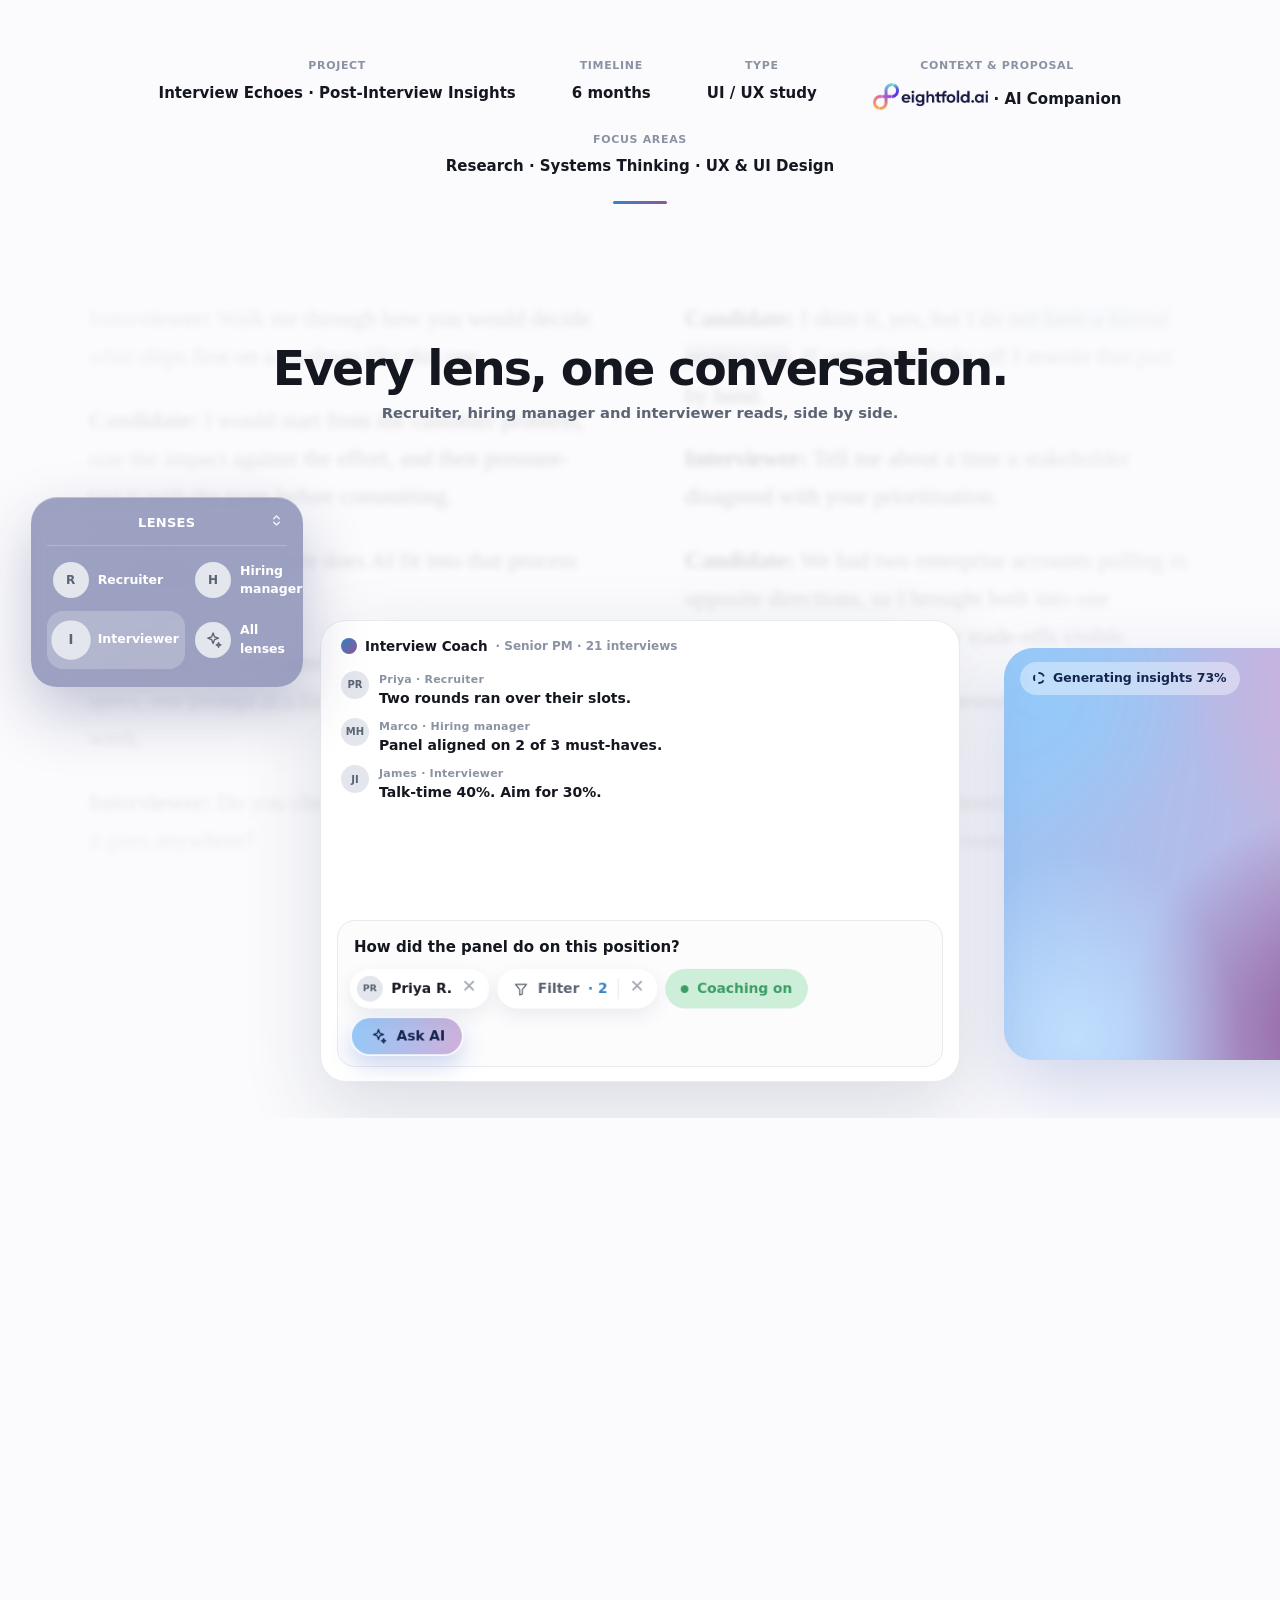
<file: interview-echoes/index.html>
<!doctype html>
<html lang="en">
<head>
<meta charset="utf-8">
<meta name="viewport" content="width=device-width,initial-scale=1">
<title>Interview Echoes — Post-Interview Insights · Walkthrough</title>
<meta name="description" content="A scroll-driven walkthrough of Interview Echoes, the Post-Interview Insights layer and AI Companion coaching agent.">
<style>
*{margin:0;padding:0;box-sizing:border-box}
:root{
 /* the four supplied gradients, and nothing else */
 --g-med:linear-gradient(100deg,#3683c5,#8c5797);
 --g-lt:linear-gradient(100deg,#94c9f9,#cfb0da);
 --g-xl:linear-gradient(100deg,#bfdffe,#e4d2eb);
 --g-dk:linear-gradient(100deg,#0d4779,#54245b);
 --ink:#14171f; --body:#5a6473; --mut:#8a93a3; --faint:#aab1bd; --line:#e7e9ee; --line2:#dcdfe6;
 --dtext:#f1f0f7; --dbody:#b4b1c2; --dmut:#7e7a90; --dline:#2a2836;
 --navy:#14264f;
 --font:'Gilroy','Inter',system-ui,-apple-system,'Segoe UI',Roboto,sans-serif;
 --max:1080px;
}
html{-webkit-text-size-adjust:100%}
body{font-family:var(--font);background:#fbfbfd;color:var(--body);line-height:1.5;
 -webkit-font-smoothing:antialiased;overflow-x:hidden}
::selection{background:#d9e4fb;color:var(--ink)}
.wrap{max-width:var(--max);margin:0 auto;padding:0 28px;position:relative;z-index:2}
.prog{position:fixed;top:0;left:0;height:3px;width:100%;transform:scaleX(0);transform-origin:0 50%;
 background:var(--g-med);z-index:80}

.blob{display:inline-block;border-radius:50%;flex:0 0 auto;background:linear-gradient(135deg,#3683c5,#8c5797)}
/* every avatar: flat light gray, no glass */
.gav{border-radius:50%;background:#e3e6ec;color:#5a6473;font-weight:800;display:inline-flex;align-items:center;justify-content:center;flex:0 0 auto}
.gav svg{width:56%;height:56%}
.gav.dk{background:#d9dce4;color:#2b303b}

/* ---------- overview ---------- */
.rv{opacity:0;transform:translateY(22px);transition:opacity .8s cubic-bezier(.2,.7,.2,1),transform .8s cubic-bezier(.2,.7,.2,1)}
.rv.in{opacity:1;transform:none}
.d1{transition-delay:.07s}.d2{transition-delay:.14s}.d3{transition-delay:.21s}.d4{transition-delay:.28s}.d5{transition-delay:.35s}
.ov{display:flex;flex-direction:column;justify-content:center;text-align:center;padding:68px 0 14px}
.ovmeta{display:flex;justify-content:center;flex-wrap:wrap;gap:28px 56px}
.ovmeta .k,.ovfocus .k{font-size:11px;font-weight:700;color:var(--mut);letter-spacing:.06em;text-transform:uppercase;margin-bottom:8px}
.ovmeta .v,.ovfocus .v{font-size:15px;font-weight:700;color:var(--ink);line-height:1.4}
.ovfocus{margin-top:22px}
.ovline{width:54px;height:3px;border-radius:3px;background:var(--g-med);margin:24px auto 0}

/* ---------- the pinned film ---------- */
.story{position:relative;height:2276vh}
.stage{position:sticky;top:0;height:100vh;height:100svh;overflow:hidden;pointer-events:none;
 --sbg:#fbfbfd;--sink:#14171f;--sbody:#5a6473;background:var(--sbg)}
.stage .gt,.stage .talk{pointer-events:auto}
.dots{position:absolute;right:16px;top:50%;transform:translateY(-50%);display:flex;flex-direction:column;gap:9px;z-index:9}
.dots i{width:5px;height:5px;border-radius:3px;background:var(--sink);opacity:.2;transition:height .5s,opacity .5s}
.dots i.on{height:20px;opacity:.85}

.cap{position:absolute;left:0;right:0;top:4.6vh;text-align:center;font-weight:700;letter-spacing:-.04em;
 font-size:clamp(26px,3.7vw,48px);line-height:1.04;color:var(--sink);padding:0 20px;z-index:7;
 opacity:0;transform:translateY(12px);filter:blur(6px);
 transition:opacity .35s ease,transform .35s ease,filter .35s ease}
.cap.on{opacity:1;transform:none;filter:none;
 transition:opacity .85s cubic-bezier(.2,.7,.2,1) .28s,transform .85s cubic-bezier(.2,.7,.2,1) .28s,filter .85s ease .28s}
.cap.big{font-size:clamp(36px,6.2vw,80px);letter-spacing:-.05em;line-height:.98}
.cap small{display:block;font-size:clamp(14px,1.15vw,17px);font-weight:600;letter-spacing:0;line-height:1.4;color:var(--sbody);margin-top:10px}
.cap.mid{top:31vh}
.cap.side{left:max(24px,3vw);right:auto;top:39vh;width:min(270px,21vw);text-align:left;padding:0;font-size:clamp(26px,2.6vw,36px)}
.cap.abv{top:27vh}

/* folder */
.fold{position:absolute;left:50%;top:var(--fcy,57%);width:var(--fw,min(330px,70vw));aspect-ratio:1;z-index:4;
 transform:translate(-50%,-50%);will-change:transform,opacity}
.fframe{position:absolute;inset:0;border-radius:36px;background:#dcdecf;padding:11px;
 box-shadow:0 34px 70px rgba(40,40,70,.16),0 2px 0 rgba(255,255,255,.7) inset}
.fin{position:relative;width:100%;height:100%;border-radius:26px;overflow:hidden;background:#fffff8}
.fgrad{position:absolute;inset:0 0 38% 0;transform:scale(calc(1 + var(--o,0)*.14));transform-origin:50% 100%;
 background:radial-gradient(70% 90% at 14% 18%,rgba(148,201,249,.34) 0%,transparent 62%),var(--g-dk)}
.fsheet{position:absolute;left:0;right:0;top:35%;bottom:0;background:#fffff8;border-radius:0 24px 0 0;
 transform-origin:50% 100%;
 transform:perspective(900px) translateY(calc(var(--o,0)*8%)) rotateX(calc(var(--o,0)*-20deg))}
.ftab{position:absolute;left:0;top:-33px;height:34px;width:58%;background:#fffff8;border-radius:20px 0 0 0;
 clip-path:polygon(0 0,84% 0,100% 100%,0 100%)}
.ftitle{position:absolute;left:14px;top:-31px;height:30px;display:flex;align-items:center;gap:8px;font-size:15.5px;font-weight:700;color:#14171f;letter-spacing:-.01em;white-space:nowrap}
.favt{width:24px;height:24px;border-radius:50%;overflow:hidden;flex:0 0 auto;background:#e3e6ec}
.favt svg{width:100%;height:100%;display:block}
.fsub{position:absolute;left:20px;top:13px;font-size:13px;font-weight:600;color:#9a9a94}
.fbot{position:absolute;left:20px;right:20px;bottom:18px;display:flex;justify-content:space-between;align-items:baseline;color:#14171f}
.fbot b{font-size:42px;font-weight:700;letter-spacing:-.04em}
.fbot small{font-size:14px;font-weight:600;margin-left:6px}
.fbot span{font-size:13.5px;font-weight:600;white-space:nowrap;color:#5a6473}

/* pills */
.pills{position:absolute;inset:0;z-index:6}
.pl{position:absolute;left:0;top:0;height:46px;display:inline-flex;align-items:center;gap:10px;padding:0 18px;
 border-radius:999px;background:#fff;color:#1a1d24;font-weight:700;font-size:16px;white-space:nowrap;
 box-shadow:0 8px 22px rgba(40,50,80,.09),0 1px 0 #fff inset;opacity:0;will-change:transform,opacity;transform-origin:50% 50%}
.pl svg{width:19px;height:19px;flex:0 0 auto}
.pl.press{animation:press .42s ease}
@keyframes press{50%{filter:brightness(1.06);box-shadow:0 0 0 7px rgba(148,201,249,.4)}}
.pl.ask{padding:0 20px;color:var(--navy);border:2px solid rgba(255,255,255,.9);background:var(--g-lt);box-shadow:0 12px 26px rgba(84,120,200,.26)}
.pl.ask svg{width:22px;height:22px}
.pl.person{padding:0 14px 0 8px}.pl.person .x{color:#a2a8b3}
.pl.upload{background:rgba(255,255,255,.55);border:2px dashed #cdd1d8;color:#6c7380;box-shadow:none}
.pl.filter{padding:0 14px 0 18px;color:#5b6270}.pl.filter b{color:#3683c5}
.pl.filter .sepv{width:1px;height:24px;background:#e3e6ea;margin:0 2px}.pl.filter .x{color:#a2a8b3}
.pl.seg{padding:0 5px;gap:3px;background:#e8e8eb;box-shadow:none}
.pl.seg i{width:48px;height:36px;border-radius:12px;display:inline-flex;align-items:center;justify-content:center;color:#14171f}
.pl.seg i.on{background:#fff;box-shadow:0 2px 6px rgba(0,0,0,.08)}
.pl.mins{padding:0 6px 0 20px;gap:12px;font-size:18px;color:#14171f}
.pl.mins .m{color:#8b929d;font-weight:600;font-size:16px}.pl.mins .ud{color:#a2a8b3}
.pl.mins .go{height:36px;padding:0 16px;border-radius:12px;color:var(--navy);font-size:14px;display:inline-flex;align-items:center;background:var(--g-lt)}
.pl.side{width:46px;padding:0;justify-content:center;color:#7d8491;border-radius:16px}
.pl.online{background:#cdeed9;color:#3b9d64;box-shadow:none}.pl.online i{width:9px;height:9px;border-radius:50%;background:#3b9d64}
.pl.prog2{background:#f7faff;color:#3b7fd6;box-shadow:none}
.pl.prog2 i{width:22px;height:22px;border-radius:50%;border:2.5px dashed #3b7fd6;animation:spin 3.2s linear infinite}
@keyframes spin{to{transform:rotate(360deg)}}
.pl.search{background:#ececef;color:#9097a3;padding:0 6px 0 22px;gap:28px;box-shadow:none}
.pl.search u{width:34px;height:34px;border-radius:50%;background:#fff;display:inline-flex;align-items:center;justify-content:center;
 color:#7d8491;box-shadow:0 2px 8px rgba(0,0,0,.08);text-decoration:none}
.pl.note{padding:0 20px;gap:11px;font-size:15px;font-weight:600;
 background:linear-gradient(#fff,#fff) padding-box,var(--g-lt) border-box;border:1.6px solid transparent}
.pl.note b{font-weight:800}.pl.note .vi{color:#3683c5;font-weight:800;display:inline-flex;align-items:center;gap:4px}
.pl.note .vi svg{width:15px;height:15px}

/* transcript backdrop */
.bgdoc{position:absolute;inset:0;z-index:1;display:flex;justify-content:center;gap:clamp(40px,7vw,110px);
 padding:0 4vw;font-family:'Iowan Old Style','Palatino Linotype',Palatino,Georgia,serif;
 font-size:clamp(16px,1.8vw,24px);line-height:1.66;color:#2c2c33;opacity:0;
 filter:blur(3.2px);-webkit-mask-image:radial-gradient(ellipse 66% 58% at 50% 44%,#000 0%,transparent 96%);
 mask-image:radial-gradient(ellipse 66% 58% at 50% 44%,#000 0%,transparent 96%);pointer-events:none}
.bgdoc div{width:min(44ch,46vw);padding-top:9vh}
.bgdoc p{margin-bottom:1.1em;opacity:.8}
.bgdoc mark{background:linear-gradient(100deg,rgba(54,131,197,0) 0%,rgba(54,131,197,.22) 45%,rgba(140,87,151,.26) 100%);
 color:inherit;border-radius:4px;background-size:0 100%;background-repeat:no-repeat;transition:background-size 1.4s ease .6s}
.stage.cho .bgdoc mark{background-size:100% 100%}
.bgdoc.drift div{animation:docdrift 16s ease-in-out infinite alternate}
@keyframes docdrift{to{transform:translateY(-22px)}}
.veil{position:absolute;inset:0;z-index:1;pointer-events:none;opacity:0;
 background:radial-gradient(64% 58% at 50% 56%,rgba(251,251,253,.78) 0%,transparent 100%)}

/* chat */
.chatpos{position:absolute;left:50%;bottom:6.5vh;width:min(640px,92vw);z-index:5;opacity:0;margin-left:calc(min(640px,92vw)/-2)}
.chat{background:#fff;border:1px solid var(--line);border-radius:26px;padding:16px 16px 14px;box-shadow:0 30px 80px rgba(30,40,80,.14)}
.chathead{display:flex;align-items:center;gap:8px;padding:0 4px 2px}
.chathead b{font-size:13.5px;font-weight:800;color:var(--ink);line-height:1.2}
.chathead span{font-size:12px;color:var(--mut);font-weight:600}
.msgs{max-height:0;opacity:0;overflow:hidden;padding:0 4px;
 transition:max-height 1s cubic-bezier(.3,.8,.3,1),opacity .7s,margin .7s;margin-top:0}
.stage.cho .msgs{max-height:min(44vh,400px);opacity:1;margin-top:14px}
.pg2{display:none}.stage.lens .pg1{display:none}.stage.lens .pg2{display:block}
.cmsg{display:flex;margin-bottom:11px}
.cmsg.user{justify-content:flex-end;opacity:0;transform:translateY(8px);transition:.5s}
.cmsg.user.show{opacity:1;transform:none}
.cmsg.bot{gap:9px;opacity:0;transform:translateY(8px);transition:.5s}
.cmsg.bot.show{opacity:1;transform:none}
.cmsg .gav{margin-top:2px}
.cbub{max-width:86%;font-size:14.5px;font-weight:600;line-height:1.5;color:var(--ink);background:#f3f4f7;border-radius:16px;padding:10px 15px}
.cmsg.user .cbub{background:#e8f2fd}
.cmsg.bot .cbub{background:linear-gradient(180deg,#f2f8ff,#f6f0fa);border:1px solid #e3e8f6}
.caret::after{content:"";display:inline-block;width:2px;height:1em;background:#5b61b5;margin-left:2px;vertical-align:-.12em;animation:blink 1s steps(1) infinite}
@keyframes blink{50%{opacity:0}}
.cchips{display:flex;gap:7px;flex-wrap:wrap;margin:2px 0 8px 33px;opacity:0;transform:translateY(6px);transition:.55s}
.cchips.show{opacity:1;transform:none}
.ccap{display:inline-flex;align-items:center;gap:6px;font-size:12.5px;font-weight:700;color:var(--ink);
 background:#fff;border:1px solid var(--line2);border-radius:999px;padding:7px 12px}
.ccap svg{width:14px;height:14px;color:#5b61b5}
.lline{display:flex;gap:10px;align-items:flex-start;margin-bottom:10px;opacity:0;transform:translateY(8px);transition:.5s}
.lline.show{opacity:1;transform:none}
.lline .lt{font-size:14px;font-weight:600;color:var(--ink);line-height:1.45;padding-top:1px;min-height:20px}
.lline .lt s{display:block;font-size:11px;font-weight:700;color:var(--mut);text-decoration:none;letter-spacing:.02em}
.dbtn{display:inline-flex;align-items:center;gap:8px;font-size:13.5px;font-weight:800;color:#fff;background:var(--g-med);
 border-radius:999px;padding:10px 17px;margin:4px 0 6px 0;opacity:0;transform:translateY(6px) scale(.96);transition:.6s .6s}
.dbtn.show{opacity:1;transform:none}.dbtn svg{width:15px;height:15px}
.composer{margin-top:10px;border:1px solid var(--line);border-radius:18px;padding:12px 12px 10px;background:#fcfcfd}
.cinp{min-height:24px;padding:2px 4px 10px}
.qin{font-size:15px;font-weight:600;color:var(--ink)}
.qin:empty::before{content:attr(data-ph);color:var(--faint);font-weight:500}
.ctool{display:flex;align-items:center;gap:8px;flex-wrap:wrap}
.ctool .sp{flex:1}
.slot{display:inline-block;flex:0 0 auto}

/* insight card with generating state */
.gen{position:absolute;right:-84px;bottom:6.5vh;width:360px;z-index:3;border-radius:30px;overflow:hidden;opacity:0;
 box-shadow:0 30px 70px rgba(84,100,180,.24);background:var(--g-xl);padding:16px 16px 18px}
.genart{position:absolute;inset:-12%;filter:blur(var(--gb,18px));z-index:0;
 background:radial-gradient(55% 45% at 18% 20%,#94c9f9 0%,transparent 64%),
  radial-gradient(60% 55% at 86% 18%,#cfb0da 0%,transparent 62%),
  radial-gradient(55% 55% at 26% 86%,#bfdffe 0%,transparent 66%),
  radial-gradient(75% 65% at 86% 84%,#8c5797 0%,transparent 66%),var(--g-lt);
 animation:gdrift 8s ease-in-out infinite alternate}
@keyframes gdrift{from{transform:translate(-3%,-2%) scale(1.04)}to{transform:translate(3%,3%) scale(1.12)}}
.genchip{position:absolute;left:16px;top:14px;display:inline-flex;align-items:center;gap:8px;z-index:2;
 background:rgba(255,255,255,.4);backdrop-filter:blur(10px);-webkit-backdrop-filter:blur(10px);
 border-radius:999px;padding:7px 13px;color:var(--navy);font-size:12.5px;font-weight:700;transition:opacity .5s}
.genchip i{width:12px;height:12px;border-radius:50%;border:2px dashed var(--navy);animation:spin 2.6s linear infinite}
.genchip.ok{opacity:0}
.genout{position:relative;z-index:1;opacity:var(--go,0);transform:translateY(calc((1 - var(--go,0))*14px))}
.gh{font-size:15px;font-weight:700;color:var(--navy);padding:2px 6px 12px}
.gcard{background:#fff;border-radius:22px;padding:18px 18px 8px}
.gs{padding:0 0 14px}.gs+.gs{border-top:1px solid #edeff3;padding-top:14px}
.gs .n{display:flex;align-items:center;gap:9px;font-size:30px;font-weight:700;letter-spacing:-.03em;color:var(--ink);line-height:1.1}
.gs .n em{font-style:normal;margin-left:auto;font-size:12.5px;font-weight:600;letter-spacing:0;color:#8a93a3}
.gs .l{font-size:14.5px;font-weight:600;color:var(--ink);margin-top:5px}
.gs .s{font-size:12.5px;color:#8a93a3;margin-top:2px}
.tr{width:30px;height:26px;border-radius:8px;display:inline-flex;align-items:center;justify-content:center;flex:0 0 auto}
.tr svg{width:16px;height:16px}.tr.up{background:#d6f2e4;color:#1c9c60}.tr.dn{background:#fde3e3;color:#d35858}

/* glass lens dropdown */
.glass{position:absolute;z-index:8;left:max(2.4vw,18px);top:31vh;width:272px;border-radius:26px;padding:16px 16px 18px;color:#fff;
 background:rgba(91,97,150,.58);backdrop-filter:blur(22px) saturate(1.5);-webkit-backdrop-filter:blur(22px) saturate(1.5);
 box-shadow:0 26px 60px rgba(30,40,100,.26),0 1px 0 rgba(255,255,255,.35) inset;
 opacity:0;transform:translateY(16px) scale(.88);transform-origin:20% 100%;transition:transform .7s cubic-bezier(.25,1.1,.4,1)}
.glass.open{transform:none}
.glh{display:flex;justify-content:center;position:relative;font-size:13px;font-weight:700;letter-spacing:.02em;
 padding-bottom:12px;border-bottom:1px solid rgba(255,255,255,.22);margin-bottom:6px}
.glh svg{position:absolute;right:2px;top:-1px;width:17px;height:17px;opacity:.85}
.gg{display:grid;grid-template-columns:1fr 1fr;gap:2px 4px}
.gt{display:flex;align-items:center;gap:9px;padding:10px 6px;border-radius:16px;font-size:12.5px;font-weight:600;cursor:pointer;transition:background .4s}
.gt.on{background:rgba(255,255,255,.22)}
.gt .gav{transition:transform .4s}.gt.on .gav{transform:scale(1.1)}

/* left-side text used by banner + rubric scenes */
.stx{position:absolute;left:max(28px,calc(50% - 540px));top:36vh;width:min(400px,36vw);z-index:6;opacity:0}
.stx h2,.itx h2{font-size:clamp(30px,3.6vw,50px);letter-spacing:-.045em;line-height:1.02;font-weight:700;color:var(--sink)}
.stx p,.itx p{margin-top:16px;font-size:clamp(15px,1.25vw,17px);color:var(--sbody);line-height:1.6;max-width:32ch}

/* dark: layered ambient glow that melts into the background */
.amb{position:absolute;inset:-12%;z-index:0;opacity:0;pointer-events:none;filter:blur(46px)}
.amb::before,.amb::after{content:"";position:absolute;inset:0}
.amb::before{background:
 radial-gradient(46% 40% at 88% 10%,rgba(54,131,197,.34),transparent 72%),
 radial-gradient(44% 46% at 6% 96%,rgba(140,87,151,.30),transparent 72%),
 radial-gradient(64% 52% at 50% 56%,rgba(13,71,121,.15),transparent 82%);animation:ambA 18s ease-in-out infinite alternate}
.amb::after{background:
 radial-gradient(38% 38% at 74% 82%,rgba(84,36,91,.24),transparent 76%),
 radial-gradient(36% 36% at 18% 16%,rgba(13,71,121,.22),transparent 76%);animation:ambB 26s ease-in-out infinite alternate}
@keyframes ambA{to{transform:translate3d(-3%,2%,0) scale(1.07)}}
@keyframes ambB{to{transform:translate3d(3%,-2%,0) scale(1.1)}}

/* banner: starts as a pill that types as you scroll, then opens into the card */
.ban{position:absolute;left:0;top:0;width:620px;height:244px;border-radius:26px;z-index:5;background:var(--g-dk);
 transform-origin:0 0;opacity:0;will-change:transform,opacity,clip-path}
.bhd{height:58px;display:flex;align-items:center;padding:0 22px;font-size:21px;font-weight:700;color:var(--dtext);white-space:nowrap;letter-spacing:-.02em}
.bhd span{display:inline-block;min-height:1em}
.ban .caret::after{background:#94c9f9}
.binw{position:absolute;left:16px;right:16px;top:58px;bottom:16px;background:#12111a;border-radius:20px;overflow:hidden;opacity:0}
.btrack{display:flex;width:200%;height:100%;will-change:transform}
.blay{width:50%;padding:0 26px;display:flex;align-items:center;gap:36px}
.bstat .n{display:flex;align-items:center;gap:10px;font-size:34px;font-weight:700;letter-spacing:-.03em;color:var(--dtext);line-height:1.1}
.bstat .n em{font-style:normal;font-size:12.5px;font-weight:600;letter-spacing:0;color:var(--dmut);margin-left:6px}
.bstat .l{font-size:15px;font-weight:600;color:var(--dtext);margin-top:12px}
.bstat .s{font-size:12.5px;color:var(--dmut);margin-top:4px}
.blay.b2{display:grid;grid-template-columns:1fr 1fr;gap:20px 26px;align-content:center}
.ins{font-size:14.5px;color:var(--dtext);font-weight:500;display:flex;align-items:flex-start;gap:9px;line-height:1.35}
.ins>svg{width:18px;height:18px;margin-top:1px;flex:0 0 auto;color:#94c9f9}
.ins b{font-weight:700}.ins .tt{display:inline-flex;vertical-align:-3px;margin:0 3px}.ins .tt svg{width:16px;height:16px}
.ins .tt.up{color:#6fdca8}.ins .tt.dn{color:#f08a8a}
.ins .o{display:block;font-size:12.5px;color:var(--dmut);font-weight:500;margin-top:4px}
.tr.dk.up{background:rgba(111,220,168,.16);color:#6fdca8}.tr.dk.dn{background:rgba(240,138,138,.16);color:#f08a8a}

/* rubric: dark card, same system as the interviewer card */
.rbuild{position:absolute;right:7vw;top:50%;width:480px;height:min(74vh,640px);margin-top:calc(min(74vh,640px)/-2);z-index:5;border-radius:28px;
 background:#181722;border:1px solid var(--dline);box-shadow:0 40px 90px rgba(0,0,0,.55);opacity:0;will-change:transform,opacity;transform-origin:50% 88%}
.rbin{position:relative;height:100%;border-radius:28px;overflow:hidden;padding:0 24px;color:var(--dtext)}
.rbh{display:flex;align-items:flex-start;gap:12px;padding-top:24px}
.rbh>svg{width:22px;height:22px;color:#94c9f9;margin-top:2px;flex:0 0 auto}
.rbh b{font-size:19px;font-weight:700;display:block;line-height:1.2}
.rbh span.s{display:block;font-size:13px;color:var(--dmut);font-weight:500;margin-top:4px}
.rbh .cx{margin-left:auto;width:36px;height:36px;border-radius:50%;background:#262533;display:inline-flex;align-items:center;justify-content:center;color:var(--dbody);flex:0 0 auto}
.rbh .cx svg{width:15px;height:15px}
.rview{position:absolute;left:24px;right:24px;top:86px;bottom:114px;overflow:hidden;
 -webkit-mask-image:linear-gradient(180deg,transparent 0,#000 24px,#000 calc(100% - 20px),transparent 100%);
 mask-image:linear-gradient(180deg,transparent 0,#000 24px,#000 calc(100% - 20px),transparent 100%)}
.rlist{will-change:transform}
.dim{padding:14px 0;border-bottom:1px solid var(--dline)}
.dim h4{font-size:15px;font-weight:700;color:var(--dtext)}
.dim h4 .pr{font-weight:600;margin-left:6px}.dim h4 .pr.hi{color:#f0a273}.dim h4 .pr.md{color:#e6c765}.dim h4 .pr.lo{color:#e58d73}
.dim h4 .ty{font-weight:600;color:var(--dmut)}
.dim p{font-size:13.5px;color:var(--dbody);margin:8px 0 11px;line-height:1.45}
.dchips{display:flex;gap:8px;flex-wrap:wrap;min-height:28px}
.dchips span{border:1.2px solid #4b4a5c;border-radius:6px;padding:4px 9px;font-size:13px;color:var(--dbody);font-weight:500;
 opacity:0;transform:translateY(8px) scale(.9);transition:opacity .45s,transform .5s cubic-bezier(.25,1.2,.4,1)}
.dchips span.on{opacity:1;transform:none}
.rcomp{position:absolute;left:24px;right:24px;bottom:22px;border:1px solid #3a394a;border-radius:14px;padding:11px 13px;background:#222130}
.rcomp .tl{display:flex;align-items:center;gap:9px;font-size:14.5px;color:var(--dmut);min-height:22px}
.rcomp .tl svg{width:19px;height:19px;color:#94c9f9;flex:0 0 auto}
.rcomp .tl .tx{color:var(--dmut);font-weight:500}.rcomp .tl .tx.has{color:var(--dtext)}
.rcomp .bl{display:flex;align-items:center;justify-content:flex-end;gap:10px;margin-top:10px;font-size:14px;color:var(--dmut);font-weight:500}
.rcomp .bl svg{width:15px;height:15px}.rcomp .bl i{width:1px;height:20px;background:#3a394a}
.rcomp .bl .snd{width:22px;height:22px;color:#94c9f9;transition:transform .5s,filter .5s}.rcomp .bl .snd svg{width:22px;height:22px}
.rcomp .bl .snd.glow{transform:scale(1.25);filter:drop-shadow(0 0 6px rgba(148,201,249,.6))}
.rcomp .bl .cd{color:var(--dtext);font-weight:600}
.cdd{position:absolute;right:24px;bottom:98px;width:220px;background:#222130;border:1px solid #333245;border-radius:16px;padding:7px 7px;z-index:3;
 box-shadow:0 14px 40px rgba(0,0,0,.5);opacity:0;transform:translateY(8px) scale(.96);transform-origin:90% 100%;transition:opacity .35s,transform .45s cubic-bezier(.25,1.1,.4,1)}
.cdd.open{opacity:1;transform:none}
.cdd div{padding:8px 13px;font-size:14px;font-weight:500;color:var(--dbody);border-radius:9px}
.cdd hr{border:0;border-top:1px solid #333245;margin:4px 3px}
.cdd div.sel{background:#2d2c3c;color:#fff;font-weight:700}

/* intel: profile card alone, then the full card snapped to the bottom */
.itx{position:absolute;left:0;right:0;top:6vh;text-align:center;z-index:6;opacity:0;padding:0 20px}
.itx p{margin:12px auto 0;max-width:46ch}
.iclip{position:absolute;left:0;right:0;top:25vh;bottom:0;z-index:5;overflow:hidden;
 -webkit-mask-image:linear-gradient(180deg,transparent 0,#000 34px);mask-image:linear-gradient(180deg,transparent 0,#000 34px)}
.intel{position:absolute;left:50%;top:0;width:min(520px,92vw);margin-left:calc(min(520px,92vw)/-2);z-index:5;opacity:0;
 padding:26px 26px 40px;color:var(--dtext);will-change:transform,opacity}
.intel::before{content:"";position:absolute;inset:0;border-radius:28px;background:#181722;border:1px solid var(--dline);
 box-shadow:0 40px 90px rgba(0,0,0,.55);opacity:var(--ch,0)}
.intel>*{position:relative}
.ih{display:flex;align-items:flex-start;gap:12px;opacity:var(--ch,0)}
.ih>svg{width:24px;height:24px;color:#94c9f9;margin-top:2px;flex:0 0 auto}
.ih b{font-size:21px;font-weight:700;display:block;line-height:1.2}
.ih span.s{display:block;font-size:14px;color:var(--dmut);font-weight:500;margin-top:5px}
.ih .cx{margin-left:auto;width:40px;height:40px;border-radius:50%;background:#262533;display:inline-flex;align-items:center;justify-content:center;color:var(--dbody);flex:0 0 auto}
.ih .cx svg{width:16px;height:16px}
.iprof{background:#222130;border-radius:20px;padding:20px 18px;margin-top:18px;box-shadow:0 20px 50px rgba(0,0,0,.35)}
.ipt{display:flex;gap:14px;align-items:center}
.ipt .nm{font-size:19px;font-weight:700;color:#8cb7f2}
.ipt .rl{font-size:15px;font-weight:600;margin-top:2px;color:var(--dtext)}
.ichips{display:flex;gap:8px;flex-wrap:wrap;margin-top:12px}
.ichips span{border:1.2px solid #4b4a5c;border-radius:6px;padding:4px 9px;font-size:13.5px;color:var(--dbody);font-weight:500}
.iq{display:flex;gap:10px;margin-top:16px;font-style:italic;font-size:14.5px;color:var(--dbody);line-height:1.5}
.iq svg{width:17px;height:17px;color:#94c9f9;flex:0 0 auto;margin-top:2px}
.idh{display:flex;align-items:center;margin-top:26px;opacity:var(--ch,0)}
.idh b{font-size:19px;font-weight:700;display:flex;align-items:center;gap:9px}
.idh b em{font-style:normal;font-size:13px;background:#2d2c3c;color:var(--dbody);border-radius:6px;padding:2px 8px;font-weight:700}
.idh .sc{margin-left:auto;font-size:17px;font-weight:700;color:#6fdca8;display:inline-flex;align-items:center;gap:12px}
.idh .sc i{width:38px;height:38px;border-radius:50%;background:#262533;display:inline-flex;align-items:center;justify-content:center;color:var(--dbody)}
.idh .sc i svg{width:16px;height:16px}
.isub{font-size:14.5px;color:var(--dmut);font-weight:500;margin:4px 0 14px;padding-bottom:14px;border-bottom:1px solid var(--dline);opacity:var(--ch,0)}
.irow{display:flex;align-items:center;gap:12px;background:#222130;border-radius:16px;padding:13px 14px;margin-bottom:11px;opacity:0}
.irow .t{flex:1}
.irow .t b{font-size:15.5px;font-weight:700}.irow .t b span{font-weight:500;color:var(--dmut);margin-left:6px}
.irow .t div{font-size:13px;color:var(--dmut);margin-top:3px}.irow .t div i{font-style:normal;font-weight:700}
.irow .o{display:inline-flex;align-items:center;gap:7px;font-size:15px;font-weight:700}.irow .o svg{width:19px;height:19px}
.o.ok{color:#6fdca8}.o.bad{color:#f08a8a}.t i.ok{color:#6fdca8}.t i.bad{color:#f08a8a}

/* final */
.final{position:absolute;inset:0;z-index:7;display:flex;flex-direction:column;align-items:center;justify-content:center;
 text-align:center;padding:0 24px;opacity:0}
.final h2{font-size:clamp(32px,5.2vw,68px);letter-spacing:-.05em;line-height:1;font-weight:700;color:var(--dtext);margin-top:26px}
.fsub2{max-width:42ch;margin-top:20px;font-size:clamp(16px,1.4vw,19px);color:var(--dbody);line-height:1.55}
.fsub2 b{color:var(--dtext);font-weight:700}
.nda{margin-top:12px;font-size:13.5px;color:var(--dmut);font-weight:600}
.talk{display:inline-flex;align-items:center;gap:8px;font-size:14px;font-weight:800;color:#fff;background:var(--g-med);
 border-radius:999px;padding:12px 22px;margin-top:26px;text-decoration:none;box-shadow:0 14px 34px rgba(54,131,197,.3)}
.talk svg{width:16px;height:16px}

/* corner companion: appears and types on scroll */
.cbtn{position:fixed;right:22px;bottom:22px;width:38px;height:38px;border-radius:50%;z-index:70;
 box-shadow:0 6px 18px rgba(54,131,197,.28);opacity:0;transform:scale(.4);pointer-events:none}
.cbtn .blob{width:38px;height:38px;display:block}
.cpanel{position:fixed;right:22px;bottom:72px;width:290px;z-index:70;background:#fff;border:1px solid var(--line);border-radius:20px;
 padding:16px 18px;box-shadow:0 26px 70px rgba(0,0,0,.35);transform-origin:bottom right;transform:scale(.16);opacity:0;pointer-events:none}
.cph{display:flex;align-items:center;gap:9px;margin-bottom:10px}
.cph b{font-size:13.5px;font-weight:800;color:var(--ink);display:block;line-height:1.2}.cph span{display:block;font-size:11.5px;color:var(--mut);font-weight:600}
.cpl{font-size:13.5px;color:var(--body);font-weight:600;line-height:1.5;min-height:42px}

/* responsive */
@media (max-width:1180px){
 .gen{display:none}
 .glass{left:50%;margin-left:-136px;top:15vh}
 .stage.lens .msgs{max-height:min(34vh,330px)}
 .cap.side,.cap.abv{left:0;right:0;width:auto;top:4.6vh;text-align:center;padding:0 20px;font-size:clamp(26px,3.7vw,48px)}
 .cap.mid{top:22vh}
}
@media (max-width:900px){
 .cap small{display:none}
 .stx{left:20px;right:20px;width:auto;top:10vh}.stx p{display:none}
 .rbuild{left:50%;right:auto;margin-left:-46vw;width:92vw;top:58%;height:min(70vh,640px);margin-top:calc(min(70vh,640px)/-2)}
 .itx p{display:none}
 .dots{right:8px}
}
@media (max-width:560px){
 .wrap{padding:0 18px}.ovmeta{gap:22px 30px}
 .cpanel{width:calc(100vw - 32px);right:16px}.cbtn{right:16px;bottom:16px}
 .fbot b{font-size:34px}.fbot small{font-size:11.5px;margin-left:4px}.fbot span{font-size:12px}
}
@media (prefers-reduced-motion:reduce){
 .genart,.genchip i,.pl.prog2 i{animation:none}
 .rv{opacity:1;transform:none;transition:none}
}


/* framed embed: the lens step keeps clear air between its heading and the chat, at any window height */
.cap.abv{top:14vh}
.stage.lens .chatpos{bottom:4vh}
.stage.lens .msgs{max-height:clamp(88px,calc(82vh - 335px),330px)}
@media (max-width:1180px){.cap.abv{top:4.6vh}.stage.lens .msgs{max-height:clamp(88px,calc(100vh - 460px),330px)}}

/* notch clearance: nothing sits under the navbar that floats over the top centre */
:root{--notch:58px}
.ov{padding-top:var(--notch)}
.cap{top:max(4.6vh,var(--notch))}
@media (max-width:1180px){.cap.side,.cap.abv{top:max(4.6vh,var(--notch))}.cap.mid{top:max(22vh,var(--notch))}}
/* the scroll progress runs along the bottom edge */
.prog{top:auto;bottom:0}
/* the right-hand dot progress is gone: the bar along the bottom does that job */
.dots{display:none}
.efl{height:27px;width:auto;vertical-align:-6px}
</style>
</head>
<body>
<div class="prog" id="prog"></div>
<section id="overview" class="ov"><div class="wrap"><div class="ovmeta"><div class="mi rv d1"><div class="k">Project</div><div class="v">Interview Echoes · Post-Interview Insights</div></div><div class="mi rv d2"><div class="k">Timeline</div><div class="v">6 months</div></div><div class="mi rv d3"><div class="k">Type</div><div class="v">UI / UX study</div></div><div class="mi rv d4"><div class="k">Context &amp; Proposal</div><div class="v"><img class="efl" src="[data-uri]" alt="eightfold.ai"> · AI Companion</div></div></div><div class="ovfocus rv d5"><div class="k">Focus areas</div><div class="v">Research · Systems Thinking · UX &amp; UI Design</div></div><div class="ovline rv d5"></div></div></section>
<div class="story" id="story"><div class="stage" id="stage" data-s="0"><div class="amb" id="amb"></div><div class="dots" id="dots"><i></i><i></i><i></i><i></i><i></i><i></i><i></i></div><div class="bgdoc drift" id="bgdoc"><div><p><b>Interviewer:</b> Walk me through how you would decide what ships first on a roadmap like this one.</p><p><b>Candidate:</b> I would start from the customer problem, size the impact against the effort, and then pressure-test it with the team before committing.</p><p><b>Interviewer:</b> And where does AI fit into that process for you day to day?</p><p><b>Candidate:</b> Mostly summarising research and drafting specs, <mark>one prompt at a time</mark>. It saves hours every week.</p><p><b>Interviewer:</b> Do you check what it hands back before it goes anywhere?</p></div><div><p><b>Candidate:</b> I skim it, yes, but <mark>I do not have a formal review step</mark>. If something looks off I rewrite that part by hand.</p><p><b>Interviewer:</b> Tell me about a time a stakeholder disagreed with your prioritisation.</p><p><b>Candidate:</b> We had two enterprise accounts pulling in opposite directions, so I brought both into one working session and made the trade-offs visible.</p><p><b>Interviewer:</b> What did you measure afterwards to know the decision was right?</p><p><b>Candidate:</b> Activation and retention for the cohort, plus a follow-up with both accounts a quarter later.</p></div></div><div class="veil" id="veil"></div><div class="cap big on" data-c="0">Every interview<br>leaves an echo.</div><div class="cap mid" data-c="1">Everything gathers in one place.<small>Every signal, one coach.</small></div><div class="cap side" data-c="2">Ask anything about a position.<small>Talk-time, coverage, follow-ups. Answered in plain language.</small></div><div class="cap abv" data-c="3">Every lens, one conversation.<small>Recruiter, hiring manager and interviewer reads, side by side.</small></div><div class="fold" id="fold"><div class="fframe"><div class="fin"><div class="fgrad"></div><div class="fsheet"><span class="ftab"></span><div class="ftitle"><span class="favt"><svg viewBox="0 0 48 48"><rect width="48" height="48" fill="#dfe3ea"/><path d="M5 48c1-9.5 9-13.5 19-13.5S42 38.500 43 48z" fill="#4a5470"/><rect x="20.500" y="26" width="7" height="10" rx="3" fill="#cfa083"/><ellipse cx="24" cy="21" rx="8" ry="9.200" fill="#e2b698"/><path d="M15.600 20c-1-8 4-12 9-12 6 0 9.500 4.500 8.600 11.500-1.600-3.200-4-5-8.600-5.200-3.400-.1-6.200 1.600-9 5.700z" fill="#2c2431"/></svg></span>Dana Reyes</div><div class="fsub">Interviewing for Senior PM</div><div class="fbot"><b>07<small>insights</small></b><span>across 21 interviews</span></div></div></div></div></div><div class="pills" id="pills"><div class="pl note" data-m=".5,.305"><span class="blob" style="width:16px;height:16px"></span><span><b>21</b> interviews · talk-to-listen is <b>5 pts</b> from the sweet spot</span><span class="vi">View insights <svg viewBox="0 0 24 24" fill="none" stroke="currentColor" stroke-width="2" stroke-linecap="round" stroke-linejoin="round"><path d="M9 6l6 6-6 6"/></svg></span></div><div class="pl ask" data-m=".80,.40" data-dock="3"><svg viewBox="0 0 24 24" fill="none" stroke="currentColor" stroke-width="1.6" stroke-linecap="round" stroke-linejoin="round"><path d="M12 3.5l1.7 4.6 4.6 1.7-4.6 1.7L12 16.1l-1.7-4.6L5.7 9.8l4.6-1.7z"/><path d="M18.5 15l.8 2 2 .8-2 .8-.8 2-.8-2-2-.8 2-.8z"/></svg>Ask AI</div><div class="pl person" data-m=".21,.41" data-dock="0"><span class="gav" style="width:30px;height:30px;font-size:11px">PR</span>Priya R.<span class="x"><svg viewBox="0 0 24 24" fill="none" stroke="currentColor" stroke-width="2.4" stroke-linecap="round" stroke-linejoin="round"><path d="M6 6l12 12M18 6L6 18"/></svg></span></div><div class="pl upload" data-m=".12,.60"><svg viewBox="0 0 24 24" fill="none" stroke="currentColor" stroke-width="1.7" stroke-linecap="round" stroke-linejoin="round"><path d="M7 18a4.5 4.5 0 0 1-.5-8.97A6 6 0 0 1 18 9.5 4 4 0 0 1 17.5 18"/><path d="M12 12v7M9 14.5l3-3 3 3"/></svg>Add transcript</div><div class="pl filter" data-m=".86,.585" data-dock="1"><svg viewBox="0 0 24 24" fill="none" stroke="currentColor" stroke-width="1.7" stroke-linecap="round" stroke-linejoin="round"><path d="M4 5h16l-6 7.5V19l-4 1.5v-8z"/></svg>Filter <b>· 2</b><span class="sepv"></span><span class="x"><svg viewBox="0 0 24 24" fill="none" stroke="currentColor" stroke-width="2.4" stroke-linecap="round" stroke-linejoin="round"><path d="M6 6l12 12M18 6L6 18"/></svg></span></div><div class="pl seg" data-m=".30,.80"><i class="on"><svg viewBox="0 0 24 24" fill="none" stroke="currentColor" stroke-width="2.4" stroke-linecap="round" stroke-linejoin="round"><path d="M5 7h14M5 12h9M5 17h12"/></svg></i><i><svg viewBox="0 0 24 24" fill="none" stroke="currentColor" stroke-width="2.4" stroke-linecap="round" stroke-linejoin="round"><path d="M5 7h14M8 12h8M6.5 17h11"/></svg></i><i><svg viewBox="0 0 24 24" fill="none" stroke="currentColor" stroke-width="2.4" stroke-linecap="round" stroke-linejoin="round"><path d="M5 7h14M10 12h9M7 17h12"/></svg></i></div><div class="pl mins" data-m=".70,.835">45<span class="m">mins</span><span class="ud"><svg viewBox="0 0 24 24" fill="none" stroke="currentColor" stroke-width="2" stroke-linecap="round" stroke-linejoin="round"><path d="M8 9.5l4-4 4 4M8 14.5l4 4 4-4"/></svg></span><span class="go">Schedule debrief</span></div><div class="pl side" data-m=".07,.50"><svg viewBox="0 0 24 24" fill="none" stroke="currentColor" stroke-width="1.7" stroke-linecap="round" stroke-linejoin="round"><rect x="3.5" y="4.5" width="17" height="15" rx="3.5"/><path d="M9.5 4.5v15M15.5 10l-2 2 2 2"/></svg></div><div class="pl online" data-m=".90,.725" data-dock="2"><i></i>Coaching on</div><div class="pl prog2" data-m=".11,.86"><i></i>In progress</div><div class="pl search" data-m=".5,.925">Search interviews<u><svg viewBox="0 0 24 24" fill="none" stroke="currentColor" stroke-width="2" stroke-linecap="round" stroke-linejoin="round"><circle cx="11" cy="11" r="6"/><path d="M20 20l-3.5-3.5"/></svg></u></div></div><div class="gen" id="gen"><div class="genart" id="genart"></div><span class="genchip" id="genchip"><i></i><span id="genpct">Generating insights 0%</span></span><div class="genout" id="genout"><div class="gh">Hey James 👋 AI Companion has<br>a few insights for you</div><div class="gcard"><div class="gs"><div class="n">64%<span class="tr up"><svg viewBox="0 0 24 24" fill="none" stroke="currentColor" stroke-width="2.2" stroke-linecap="round" stroke-linejoin="round"><path d="M3.5 16.5l6-6 4 4 7-8"/><path d="M15.5 6.5h5v5"/></svg></span><em>Org avg · 80%</em></div><div class="l">Feedback form coverage</div><div class="s">Form questions with transcript evidence</div></div><div class="gs"><div class="n">40%<span class="tr dn"><svg viewBox="0 0 24 24" fill="none" stroke="currentColor" stroke-width="2.2" stroke-linecap="round" stroke-linejoin="round"><path d="M3.5 7.5l6 6 4-4 7 8"/><path d="M15.5 17.5h5v-5"/></svg></span><em>Org avg · 30%</em></div><div class="l">Your talk time across interviews</div><div class="s">Aim for the 30% sweet spot</div></div><div class="gs"><div class="n">2.2<span class="tr up"><svg viewBox="0 0 24 24" fill="none" stroke="currentColor" stroke-width="2.2" stroke-linecap="round" stroke-linejoin="round"><path d="M3.5 16.5l6-6 4 4 7-8"/><path d="M15.5 6.5h5v5"/></svg></span><em>Org avg · 2</em></div><div class="l">Follow-ups per question</div></div></div></div></div><div class="chatpos" id="chatpos"><div class="chat" id="chat"><div class="chathead"><span class="blob" style="width:16px;height:16px"></span><b>Interview Coach</b><span>· Senior PM · 21 interviews</span></div><div class="msgs"><div class="pg pg1"><div class="cmsg user" id="umsg"><span class="cbub" id="ubub"></span></div><div class="cmsg bot" id="bmsg"><span class="gav" style="width:24px;height:24px;font-size:11px"><svg viewBox="0 0 24 24" fill="none" stroke="currentColor" stroke-width="1.6" stroke-linecap="round" stroke-linejoin="round"><path d="M12 3.5l1.7 4.6 4.6 1.7-4.6 1.7L12 16.1l-1.7-4.6L5.7 9.8l4.6-1.7z"/><path d="M18.5 15l.8 2 2 .8-2 .8-.8 2-.8-2-2-.8 2-.8z"/></svg></span><span class="cbub"><span id="bt"></span></span></div><div class="cchips" id="cchips"><span class="ccap"><svg viewBox="0 0 24 24" fill="none" stroke="currentColor" stroke-width="1.8" stroke-linecap="round" stroke-linejoin="round"><path d="M7 3.5h7l4 4V20a1 1 0 0 1-1 1H7a1 1 0 0 1-1-1V4.5a1 1 0 0 1 1-1z"/><path d="M13.5 3.5V8H18"/></svg>Create interview plan</span><span class="ccap"><svg viewBox="0 0 24 24" fill="none" stroke="currentColor" stroke-width="1.8" stroke-linecap="round" stroke-linejoin="round"><path d="M8 6h12M8 12h12M8 18h12M4 6h.01M4 12h.01M4 18h.01"/></svg>Create scoring rubric</span><span class="ccap"><svg viewBox="0 0 24 24" fill="none" stroke="currentColor" stroke-width="1.8" stroke-linecap="round" stroke-linejoin="round"><circle cx="9" cy="8" r="3"/><path d="M3.5 19a5.5 5.5 0 0 1 11 0"/><path d="M16 5.2a3 3 0 0 1 0 5.6M16.5 15.2A5.5 5.5 0 0 1 20.5 19"/></svg>Prepare debrief</span></div></div><div class="pg pg2"><div class="lline" data-l="0"><span class="gav" style="width:28px;height:28px;font-size:10px">PR</span><div class="lt"><s>Priya · Recruiter</s><span class="tx"></span></div></div><div class="lline" data-l="1"><span class="gav" style="width:28px;height:28px;font-size:10px">MH</span><div class="lt"><s>Marco · Hiring manager</s><span class="tx"></span></div></div><div class="lline" data-l="2"><span class="gav" style="width:28px;height:28px;font-size:10px">JI</span><div class="lt"><s>James · Interviewer</s><span class="tx"></span></div></div><div class="lline" data-l="3"><span class="gav" style="width:28px;height:28px;font-size:10px"><svg viewBox="0 0 24 24" fill="none" stroke="currentColor" stroke-width="1.6" stroke-linecap="round" stroke-linejoin="round"><path d="M12 3.5l1.7 4.6 4.6 1.7-4.6 1.7L12 16.1l-1.7-4.6L5.7 9.8l4.6-1.7z"/><path d="M18.5 15l.8 2 2 .8-2 .8-.8 2-.8-2-2-.8 2-.8z"/></svg></span><div class="lt"><s>All lenses</s><span class="tx"></span></div></div><span class="dbtn" id="dbtn"><svg viewBox="0 0 24 24" fill="none" stroke="currentColor" stroke-width="1.8" stroke-linecap="round" stroke-linejoin="round"><circle cx="9" cy="8" r="3"/><path d="M3.5 19a5.5 5.5 0 0 1 11 0"/><path d="M16 5.2a3 3 0 0 1 0 5.6M16.5 15.2A5.5 5.5 0 0 1 20.5 19"/></svg>Prepare debrief<svg viewBox="0 0 24 24" fill="none" stroke="currentColor" stroke-width="2" stroke-linecap="round" stroke-linejoin="round"><path d="M9 6l6 6-6 6"/></svg></span></div></div><div class="composer"><div class="cinp"><span class="qin" id="qin" data-ph="Ask anything about this position…"></span></div><div class="ctool" id="ctool"><span class="slot"></span><span class="slot"></span><span class="slot"></span><span class="sp"></span><span class="slot"></span></div></div></div></div><div class="glass" id="glass"><div class="glh">LENSES<svg viewBox="0 0 24 24" fill="none" stroke="currentColor" stroke-width="2" stroke-linecap="round" stroke-linejoin="round"><path d="M8 9.5l4-4 4 4M8 14.5l4 4 4-4"/></svg></div><div class="gg"><div class="gt"><span class="gav" style="width:36px;height:36px;font-size:12px">R</span>Recruiter</div><div class="gt"><span class="gav" style="width:36px;height:36px;font-size:12px">H</span>Hiring manager</div><div class="gt"><span class="gav" style="width:36px;height:36px;font-size:12px">I</span>Interviewer</div><div class="gt"><span class="gav" style="width:36px;height:36px;font-size:12px"><svg viewBox="0 0 24 24" fill="none" stroke="currentColor" stroke-width="1.6" stroke-linecap="round" stroke-linejoin="round"><path d="M12 3.5l1.7 4.6 4.6 1.7-4.6 1.7L12 16.1l-1.7-4.6L5.7 9.8l4.6-1.7z"/><path d="M18.5 15l.8 2 2 .8-2 .8-.8 2-.8-2-2-.8 2-.8z"/></svg></span>All lenses</div></div></div><div class="ban" id="ban"><div class="bhd"><span id="bhead"></span></div><div class="binw" id="binw"><div class="btrack" id="btrack"><div class="blay"><div class="bstat"><div class="n">51</div><div class="l">Total interviews</div><div class="s">Number of interviews completed</div></div><div class="bstat"><div class="n">64%<span class="tr dk up"><svg viewBox="0 0 24 24" fill="none" stroke="currentColor" stroke-width="2.2" stroke-linecap="round" stroke-linejoin="round"><path d="M3.5 16.5l6-6 4 4 7-8"/><path d="M15.5 6.5h5v5"/></svg></span><em>Org avg · 80%</em></div><div class="l">Feedback form coverage</div><div class="s">Form questions with transcript evidence</div></div></div><div class="blay b2"><div class="ins"><svg viewBox="0 0 24 24" fill="none" stroke="currentColor" stroke-width="2" stroke-linecap="round" stroke-linejoin="round"><circle cx="12" cy="12" r="8.5"/><path d="M12 7.5V12l3 2"/></svg><div>Interviews ran <b>5.6 min</b><span class="tt up"><svg viewBox="0 0 24 24" fill="none" stroke="currentColor" stroke-width="2.2" stroke-linecap="round" stroke-linejoin="round"><path d="M3.5 16.5l6-6 4 4 7-8"/><path d="M15.5 6.5h5v5"/></svg></span> over schedule<span class="o">Org avg · 15 min</span></div></div><div class="ins"><svg viewBox="0 0 24 24" fill="none" stroke="currentColor" stroke-width="1.8" stroke-linecap="round" stroke-linejoin="round"><path d="M7 3.5h10M7 20.5h10M8 3.5c0 5 8 5 8 8.5s-8 3.5-8 8.5"/><path d="M16 3.5c0 5-8 5-8 8.5s8 3.5 8 8.5"/></svg><div>Start time delayed by <b>2 min</b><span class="tt up"><svg viewBox="0 0 24 24" fill="none" stroke="currentColor" stroke-width="2.2" stroke-linecap="round" stroke-linejoin="round"><path d="M3.5 16.5l6-6 4 4 7-8"/><path d="M15.5 6.5h5v5"/></svg></span><span class="o">Org avg · 5 min</span></div></div><div class="ins"><svg viewBox="0 0 24 24" fill="none" stroke="currentColor" stroke-width="2" stroke-linecap="round" stroke-linejoin="round"><path d="M4 4v16h16"/><path d="M7.5 15l4-4.5 3 2.5 4.5-6"/></svg><div>Your talk time was <b>40%</b><span class="tt dn"><svg viewBox="0 0 24 24" fill="none" stroke="currentColor" stroke-width="2.2" stroke-linecap="round" stroke-linejoin="round"><path d="M3.5 7.5l6 6 4-4 7 8"/><path d="M15.5 17.5h5v-5"/></svg></span><span class="o">Org avg · 30%</span></div></div><div class="ins"><svg viewBox="0 0 24 24" fill="none" stroke="currentColor" stroke-width="2" stroke-linecap="round" stroke-linejoin="round"><circle cx="11" cy="11" r="6"/><path d="M20 20l-3.5-3.5"/></svg><div><b>2.2</b><span class="tt up"><svg viewBox="0 0 24 24" fill="none" stroke="currentColor" stroke-width="2.2" stroke-linecap="round" stroke-linejoin="round"><path d="M3.5 16.5l6-6 4 4 7-8"/><path d="M15.5 6.5h5v5"/></svg></span> follow-ups per question<span class="o">Org avg · 2</span></div></div></div></div></div></div><div class="stx" id="btxt"><h2>Insights,<br>before you ask.</h2><p>Benchmarked against your org, interview by interview.</p></div><div class="rbuild" id="rbuild"><div class="rbin"><div class="rbh"><svg viewBox="0 0 24 24" fill="none" stroke="currentColor" stroke-width="1.6" stroke-linecap="round" stroke-linejoin="round"><path d="M12 3.5l1.7 4.6 4.6 1.7-4.6 1.7L12 16.1l-1.7-4.6L5.7 9.8l4.6-1.7z"/><path d="M18.5 15l.8 2 2 .8-2 .8-.8 2-.8-2-2-.8 2-.8z"/></svg><div><b>Build interview rubric</b><span class="s">Describe the role, refine by chatting</span></div><span class="cx"><svg viewBox="0 0 24 24" fill="none" stroke="currentColor" stroke-width="2.4" stroke-linecap="round" stroke-linejoin="round"><path d="M6 6l12 12M18 6L6 18"/></svg></span></div><div class="rview" id="rview"><div class="rlist" id="rlist"><div class="dim"><h4>1. Product sense <span class="pr hi">· High</span> <span class="ty">· Technical</span></h4><p>How they frame problems, size impact and choose what ships first?</p><div class="dchips"><span>Problem framing</span><span>Prioritization</span><span>Impact sizing</span><span>Trade-offs</span></div></div><div class="dim"><h4>2. AI tools proficiency <span class="pr hi">· High</span> <span class="ty">· Technical</span></h4><p>How they use AI in real workflows, and check what it hands back?</p><div class="dchips"><span>Prompt depth</span><span>Review step</span><span>Workflow design</span></div></div><div class="dim"><h4>3. Execution <span class="pr md">· Medium</span> <span class="ty">· Technical</span></h4><p>How they plan, ship and measure outcomes with engineering?</p><div class="dchips"><span>Planning</span><span>Delivery</span><span>Metrics</span></div></div><div class="dim"><h4>4. Collaboration &amp; Teamwork <span class="pr md">· Medium</span> <span class="ty">· Behavioral</span></h4><p>How they partner with design, engineering, and research, share ownership, and handle disagreement?</p><div class="dchips"><span>Cross-functional</span><span>Shared ownership</span><span>Conflict</span><span>Feedback</span></div></div><div class="dim"><h4>5. Leadership &amp; Influence <span class="pr lo">· Low</span> <span class="ty">· Behavioral</span></h4><p>Driving direction without authority, setting standards and moving stakeholders through reasoning</p><div class="dchips"><span>Direction-setting</span><span>Standards</span><span>Influence</span><span>Ownership</span></div></div></div></div><div class="cdd" id="cdd"><div>Senior Manager</div><div>Manager</div><hr><div>Principal / Architect</div><div>Staff / Lead</div><div id="cdsel">Senior</div><hr><div>Mid-level</div><div>Entry-level / Junior</div><div>Intern</div></div><div class="rcomp"><div class="tl"><svg viewBox="0 0 24 24" fill="none" stroke="currentColor" stroke-width="1.6" stroke-linecap="round" stroke-linejoin="round"><path d="M12 3.5l1.7 4.6 4.6 1.7-4.6 1.7L12 16.1l-1.7-4.6L5.7 9.8l4.6-1.7z"/><path d="M18.5 15l.8 2 2 .8-2 .8-.8 2-.8-2-2-.8 2-.8z"/></svg><span class="tx" id="rmsg">Write a message…</span></div><div class="bl"><span class="cd" id="cond">Set condition</span><svg viewBox="0 0 24 24" fill="none" stroke="currentColor" stroke-width="2.2" stroke-linecap="round" stroke-linejoin="round"><path d="M6 9l6 6 6-6"/></svg><i></i><span class="snd" id="snd"><svg viewBox="0 0 24 24" fill="none" stroke="currentColor" stroke-width="1.8" stroke-linecap="round" stroke-linejoin="round"><path d="M4 4l17 8-17 8 3.5-8z"/></svg></span></div></div></div></div><div class="stx" id="rtxt"><h2>Rubrics that<br>write themselves.</h2><p>Describe the role. Refine it by chatting. Every next interview is scored the same way.</p></div><div class="iclip" id="iclip"><div class="intel" id="intel"><div class="ih"><svg viewBox="0 0 24 24" fill="none" stroke="currentColor" stroke-width="1.6" stroke-linecap="round" stroke-linejoin="round"><path d="M12 3.5l1.7 4.6 4.6 1.7-4.6 1.7L12 16.1l-1.7-4.6L5.7 9.8l4.6-1.7z"/><path d="M18.5 15l.8 2 2 .8-2 .8-.8 2-.8-2-2-.8 2-.8z"/></svg><div><b>Interviewer intelligence</b><span class="s">Review interviewer alignment across completed interviews</span></div><span class="cx"><svg viewBox="0 0 24 24" fill="none" stroke="currentColor" stroke-width="2.4" stroke-linecap="round" stroke-linejoin="round"><path d="M6 6l12 12M18 6L6 18"/></svg></span></div><div class="iprof" id="iprof"><div class="ipt"><span class="gav dk" style="width:54px;height:54px;font-size:18px">DR</span><div><div class="nm">Dana Reyes</div><div class="rl">Senior PM · Interviewer</div></div></div><div class="ichips"><span>Prioritization</span><span>Roadmapping</span><span>AI workflows</span><span>Metrics</span></div><div class="iq"><svg viewBox="0 0 24 24" fill="none" stroke="currentColor" stroke-width="1.6" stroke-linecap="round" stroke-linejoin="round"><path d="M12 3.5l1.7 4.6 4.6 1.7-4.6 1.7L12 16.1l-1.7-4.6L5.7 9.8l4.6-1.7z"/><path d="M18.5 15l.8 2 2 .8-2 .8-.8 2-.8-2-2-.8 2-.8z"/></svg><span>“She consistently surfaces high-performing candidates for the Product team”</span></div></div><div class="idh"><b>Decision alignment <em>4</em></b><span class="sc"><span id="iscore">0</span><i><svg viewBox="0 0 24 24" fill="none" stroke="currentColor" stroke-width="2.2" stroke-linecap="round" stroke-linejoin="round"><path d="M6 15l6-6 6 6"/></svg></i></span></div><div class="isub">Calls vs final hiring outcomes</div><div class="irow"><span class="gav dk" style="width:32px;height:32px;font-size:11px">AR</span><div class="t"><b>Asha Rao<span>· Senior PM</span></b><div>Status → <i class="ok">Strong hire</i></div></div><span class="o ok"><svg viewBox="0 0 24 24" fill="none" stroke="currentColor" stroke-width="1.7" stroke-linecap="round" stroke-linejoin="round"><path d="M8 11v9H4.5a1 1 0 0 1-1-1v-7a1 1 0 0 1 1-1zM8 11l4-7c1.4 0 2.3 1.1 2 2.5L13.3 10H19a1.6 1.6 0 0 1 1.6 2l-1.6 6.5A2 2 0 0 1 17 20H8"/></svg>Hired</span></div><div class="irow"><span class="gav dk" style="width:32px;height:32px;font-size:11px">LM</span><div class="t"><b>Leo Marsh<span>· PM</span></b><div>Status → <i class="ok">Hire</i></div></div><span class="o ok"><svg viewBox="0 0 24 24" fill="none" stroke="currentColor" stroke-width="1.7" stroke-linecap="round" stroke-linejoin="round"><path d="M8 11v9H4.5a1 1 0 0 1-1-1v-7a1 1 0 0 1 1-1zM8 11l4-7c1.4 0 2.3 1.1 2 2.5L13.3 10H19a1.6 1.6 0 0 1 1.6 2l-1.6 6.5A2 2 0 0 1 17 20H8"/></svg>Hired</span></div><div class="irow"><span class="gav dk" style="width:32px;height:32px;font-size:11px">MT</span><div class="t"><b>Mei Tanaka<span>· Senior PM</span></b><div>Status → <i class="bad">No hire</i></div></div><span class="o bad"><svg viewBox="0 0 24 24" fill="none" stroke="currentColor" stroke-width="1.7" stroke-linecap="round" stroke-linejoin="round"><path d="M8 13V4H4.5a1 1 0 0 0-1 1v7a1 1 0 0 0 1 1zM8 13l4 7c1.4 0 2.3-1.1 2-2.5L13.3 14H19a1.6 1.6 0 0 0 1.6-2L19 5.5A2 2 0 0 0 17 4H8"/></svg>Rejected</span></div><div class="irow"><span class="gav dk" style="width:32px;height:32px;font-size:11px">OD</span><div class="t"><b>Omar Diaz<span>· Senior PM</span></b><div>Status → <i class="bad">Hire</i></div></div><span class="o bad"><svg viewBox="0 0 24 24" fill="none" stroke="currentColor" stroke-width="1.8" stroke-linecap="round" stroke-linejoin="round"><circle cx="12" cy="12" r="8.5"/><path d="M9 9l6 6M15 9l-6 6"/></svg>Declined</span></div></div></div><div class="itx" id="itx"><h2>Know every interviewer’s impact.</h2><p>Alignment between each call and the final decision, across every completed interview.</p></div><div class="final" id="final"><span class="blob" style="width:44px;height:44px"></span><h2>A hiring loop<br>that keeps learning.</h2><p class="fsub2">AI Companion <b>coaches</b> every interviewer. It never monitors them.</p><p class="nda">Screens are under NDA. Happy to walk you through them.</p><a class="talk" href="#"><svg viewBox="0 0 24 24" fill="none" stroke="currentColor" stroke-width="1.8" stroke-linecap="round" stroke-linejoin="round"><path d="M4.5 5.5h15a1.5 1.5 0 0 1 1.5 1.5v8a1.5 1.5 0 0 1-1.5 1.5H9l-4 3.5V7a1.5 1.5 0 0 1 1.5-1.5z"/></svg>Let’s talk</a></div></div></div>
<div class="cpanel" id="cpanel"><div class="cph"><span class="blob" style="width:18px;height:18px"></span><div><b>AI Companion</b><span>Next up</span></div></div><div class="cpl" id="cptxt"></div></div><div class="cbtn" id="cbtn" aria-hidden="true"><span class="blob" style="width:38px;height:38px"></span></div>
<script>

(function(){
 var $=function(s,c){return (c||document).querySelector(s)}, $$=function(s,c){return [].slice.call((c||document).querySelectorAll(s))};
 var reduce=window.matchMedia&&matchMedia('(prefers-reduced-motion:reduce)').matches;
 var clamp=function(v,a,b){return Math.max(a===undefined?0:a,Math.min(b===undefined?1:b,v))};
 var lerp=function(a,b,t){return a+(b-a)*t};
 var eo=function(t){return 1-Math.pow(1-t,3)};
 var eio=function(t){return t<.5?4*t*t*t:1-Math.pow(-2*t+2,3)/2};
 var seg=function(U,a,b){return clamp((U-a)/(b-a))};
 var bez=function(a,c,b,t){var u=1-t;return u*u*a+2*u*t*c+t*t*b};
 var mix=function(a,b,t){return 'rgb('+Math.round(lerp(a[0],b[0],t))+','+Math.round(lerp(a[1],b[1],t))+','+Math.round(lerp(a[2],b[2],t))+')'};
 var K=.8; // 1 timeline unit = K vh of scroll

 var io=new IntersectionObserver(function(es){es.forEach(function(e){if(e.isIntersecting){e.target.classList.add('in');io.unobserve(e.target);}})},{threshold:.14});
 $$('.rv').forEach(function(el){io.observe(el);});

 var story=$('#story'),stage=$('#stage'),fold=$('#fold'),pills=$$('.pl'),slots=$$('#ctool .slot'),pillsEl=$('#pills'),
     chatpos=$('#chatpos'),qin=$('#qin'),prog=$('#prog'),glass=$('#glass'),gen=$('#gen'),bgdoc=$('#bgdoc'),veil=$('#veil'),
     amb=$('#amb'),dots=$$('#dots i'),
     ban=$('#ban'),btxt=$('#btxt'),btrack=$('#btrack'),binw=$('#binw'),bhead=$('#bhead'),
     rbuild=$('#rbuild'),rtxt=$('#rtxt'),rlist=$('#rlist'),rview=$('#rview'),chips=$$('.dchips span'),
     cdd=$('#cdd'),cdsel=$('#cdsel'),cond=$('#cond'),rmsg=$('#rmsg'),snd=$('#snd'),
     intel=$('#intel'),itx=$('#itx'),iprof=$('#iprof'),irows=$$('.irow'),iscore=$('#iscore'),fin=$('#final'),
     cbtn=$('#cbtn'),cpanel=$('#cpanel'),cptxt=$('#cptxt');
 var W=0,H=0,sc=1,sd=.86;
 var HEAD=Array.from("Hey James 👋 AI Companion has a few insights for you"),CPT="Panel calibrated. Two rounds now carry the AI-workflow task.";
 var bfw=560,headN=-1,pillW=56,cptN=-1,FH=330,FCY=0,FH0=330,FCY0=0,FHc=330,FCYc=0,NOTEY=0,SEARCHY=0;

 function typeInto(el,text,speed,cb){
  var ch=Array.from(text);
  if(reduce){el.textContent=text;if(cb)cb();return;}
  el.classList.add('caret');var i=0;
  (function t(){ if(i<=ch.length){el.textContent=ch.slice(0,i).join('');i++;setTimeout(t,speed);}
   else{el.classList.remove('caret');if(cb)cb();} })();
 }
 function measure(){
  W=stage.clientWidth;H=stage.clientHeight;sc=W<640?.62:1;sd=W<640?.5:.86;
  pills.forEach(function(p,i){
   p._w=p.offsetWidth;p._h=p.offsetHeight;
   var m=p.getAttribute('data-m').split(',');p._fx=parseFloat(m[0]);p._fy=parseFloat(m[1]);
   var d=p.getAttribute('data-dock');p._dock=d===null?-1:parseInt(d,10);p._i=i;
   if(p._dock>=0){var s=slots[p._dock];s.style.width=(p._w*sd)+'px';s.style.height=(p._h*sd)+'px';}
  });
  var t=bhead.textContent;bhead.textContent=HEAD.join('');bfw=bhead.offsetWidth;bhead.textContent=t;headN=-1;
  // hero layout. At rest: the heading, then the folder under it. Once you scroll the heading fades and the folder
  // centres, with the note pill above it and the search pill below it, each with air between.
  var capB=$('.cap.big'),pn=$('.pl.note'),ps=$('.pl.search'),nh=(pn?pn._h:58)*sc,sh=(ps?ps._h:58)*sc;
  var ft0=capB.offsetTop+capB.offsetHeight+28;
  FH0=Math.max(170,Math.min(330,W*.7,H-ft0-34));FCY0=ft0+FH0/2;
  FH=Math.max(170,Math.min(330,W*.7,H*.44));FCY=H/2;
  NOTEY=FCY-FH/2-26-nh/2;SEARCHY=FCY+FH/2+26+sh/2;
  FHc=FH0;FCYc=FCY0;
  stage.style.setProperty('--fcy',FCY0.toFixed(1)+'px');stage.style.setProperty('--fw',FH0.toFixed(1)+'px');
 }

 // --- timed / typed moments (each runs once, then stays) ---
 var ran={};
 function runGen(){
  var chip=$('#genchip'),pct=$('#genpct');
  var t0=null,dur=reduce?1:3600;
  function step(ts){
   if(!t0)t0=ts;var k=clamp((ts-t0)/dur);
   pct.textContent='Generating insights '+Math.round(eo(k)*100)+'%';
   gen.style.setProperty('--gb',(18*(1-eo(k))).toFixed(1)+'px');
   gen.style.setProperty('--go',clamp((k-.6)/.32).toFixed(2));
   if(k<1)requestAnimationFrame(step);else chip.classList.add('ok');
  }
  setTimeout(function(){requestAnimationFrame(step);},reduce?0:900);
 }
 function runChat(){
  if(ran.chat)return;ran.chat=1;
  var Q="How did the panel do on this position?",A="Across 21 interviews, talk-to-listen is 25:75 and coverage is 64%. Three themes are worth a closer look.";
  runGen();
  setTimeout(function(){
   typeInto(qin,Q,reduce?0:28,function(){
    var ask=pills.filter(function(p){return p.classList.contains('ask')})[0];
    if(ask){ask.classList.add('press');setTimeout(function(){ask.classList.remove('press')},450);}
    setTimeout(function(){
     $('#ubub').textContent=Q;$('#umsg').classList.add('show');qin.textContent='';
     setTimeout(function(){
      $('#bmsg').classList.add('show');
      typeInto($('#bt'),A,reduce?0:17,function(){$('#cchips').classList.add('show');});
     },380);
    },reduce?0:420);
   });
  },reduce?0:700);
 }
 var tiles=$$('.gt'),lines=$$('.lline'),dbtn=$('#dbtn'),lensIdx=-2,typed={};
 var LT=["Two rounds ran over their slots.","Panel aligned on 2 of 3 must-haves.","Talk-time 40%. Aim for 30%.","Agreement on must-haves. AI skills are the gap."];
 function showLens(i){
  if(i===lensIdx)return;lensIdx=i;
  tiles.forEach(function(t,k){t.classList.toggle('on',k===i);});
  lines.forEach(function(l,k){
   var on=k<=i;l.classList.toggle('show',on);
   if(on&&!typed[k]){typed[k]=1;typeInto($('.tx',l),LT[k],reduce?0:14);}
  });
  dbtn.classList.toggle('show',i>=3);
 }
 tiles.forEach(function(t,k){t.addEventListener('click',function(){showLens(k);});});

 function runRubricMsg(){
  if(ran.rub)return;ran.rub=1;
  rmsg.textContent='';rmsg.classList.add('has');
  typeInto(rmsg,"Add a dimension on critical thinking",reduce?0:42);
 }

 var curN=-1,curCap=-9,caps=$$('.cap'),chipCount=-1,listY=0;
 function setScene(n,U){
  if(n!==curN){
   curN=n;stage.setAttribute('data-s',n);
   stage.classList.toggle('cho',n>=1);stage.classList.toggle('lens',n>=2);
   if(n>=1)runChat();
   dots.forEach(function(d,k){d.classList.toggle('on',k===n);});
  }
  // headlines move around: top, centre, beside the card, above the chat
  var c=n===0?(U<3?0:(U<240?-1:1)):(n===1?2:(n===2?3:-1));
  if(c!==curCap){curCap=c;caps.forEach(function(el){el.classList.toggle('on',parseInt(el.getAttribute('data-c'),10)===c);});}
 }

 var live=false,Us=null,last=0;
 function frame(now){
  var r=story.getBoundingClientRect(),vh=window.innerHeight;
  var total=story.offsetHeight-vh;
  var Ut=clamp(-r.top,0,total)/vh*100/K;
  var dt=Math.min(64,now-(last||now));last=now;
  if(Us===null||reduce)Us=Ut;else Us+=(Ut-Us)*(1-Math.exp(-dt/200));
  if(Math.abs(Ut-Us)<.04)Us=Ut;
  var U=Us;
  var inView=r.bottom>0&&r.top<vh;
  if(inView||live){
   live=inView;
   setScene(U<320?0:(U<440?1:(U<815?2:(U<1360?3:(U<1965?4:(U<2455?5:6))))),U);

   // light -> dark, gradually, while the chat leaves; layered glow blends in with it
   var dk=eio(seg(U,780,900));
   stage.style.setProperty('--sbg',mix([251,251,253],[11,11,16],dk));
   stage.style.setProperty('--sink',mix([20,23,31],[241,240,247],dk));
   stage.style.setProperty('--sbody',mix([90,100,115],[180,177,194],dk));
   amb.style.opacity=dk.toFixed(3);

   // folder opens first, then pills rise out on curved paths and settle
   var fe=eo(seg(U,0,40));FHc=lerp(FH0,FH,fe);FCYc=lerp(FCY0,FCY,fe);
   stage.style.setProperty('--fcy',FCYc.toFixed(1)+'px');stage.style.setProperty('--fw',FHc.toFixed(1)+'px');
   var tA=seg(U,10,150),tB=seg(U,185,300);
   var o=eo(clamp(tA*2.2)),eB=eio(tB);
   fold.style.setProperty('--o',o.toFixed(3));
   fold.style.opacity=Math.max(0,1-.58*eo(clamp((tA-.4)/.6))-.42*eB).toFixed(3);
   fold.style.transform='translate(-50%,-50%) translateY('+(-eB*9).toFixed(2)+'vh) scale('+(1-.2*eB).toFixed(3)+')';
   var ce=clamp((tB-.3)/.6);
   var cout=seg(U,770,815);
   chatpos.style.opacity=(ce*(1-cout)).toFixed(3);
   chatpos.style.transform='translate3d('+(-cout*5).toFixed(2)+'vw,'+((1-eo(ce))*44).toFixed(1)+'px,0) scale('+(1-.04*cout).toFixed(3)+')';
   pillsEl.style.opacity=(1-cout).toFixed(3);

   var bgv=seg(U,300,360)*(1-seg(U,775,830));
   bgdoc.style.opacity=(bgv*.5).toFixed(3);veil.style.opacity=bgv.toFixed(3);
   var gi=eo(seg(U,330,390));
   gen.style.opacity=(gi*(1-cout)).toFixed(3);
   gen.style.transform='translateX('+((1-gi)*90).toFixed(1)+'px)';
   var gOp=eo(seg(U,455,490))*(1-cout);
   glass.style.opacity=gOp.toFixed(3);glass.classList.toggle('open',U>=450&&cout<.5);

   var st=stage.getBoundingClientRect(),N=pills.length;
   var foldH=FHc,fcx=W/2,fcy=FCYc-FHc*.16,qr=qin.getBoundingClientRect();
   var qx=qr.left-st.left+Math.min(qr.width,260)/2,qy=qr.top-st.top+qr.height/2;
   for(var i=0;i<N;i++){
    var p=pills[i];
    var ta=clamp((tA-.14-i*.038)/(1-.14-.038*(N-1))),tb=clamp((tB-i*.03)/(1-.03*(N-1)));
    var hw=p._w*sc/2+10,mx=clamp(p._fx*W,hw,W-hw),my=p._fy*H;
    if(p.classList.contains('note'))my=NOTEY;else if(p.classList.contains('search'))my=SEARCHY;
    else{ // side pills keep clear of the folder
     var pw=p._w*sc,ph=p._h*sc,fL=fcx-FH/2-24,fR=fcx+FH/2+24,fT=FCY-FH/2-18,fB=FCY+FH/2+18;
     if(my+ph/2>fT&&my-ph/2<fB){if(mx<fcx)mx=Math.min(mx,fL-pw/2);else mx=Math.max(mx,fR+pw/2);mx=clamp(mx,pw/2+10,W-pw/2-10);}
     var sp_=$('.pl.search'),sw=(sp_?sp_._w:0)*sc,sT=SEARCHY-(sp_?sp_._h:58)*sc/2-14,sB=SEARCHY+(sp_?sp_._h:58)*sc/2+14;
     if(my+ph/2>sT&&my-ph/2<sB){if(mx<fcx)mx=Math.min(mx,W/2-sw/2-22-pw/2);else mx=Math.max(mx,W/2+sw/2+22+pw/2);mx=clamp(mx,pw/2+10,W-pw/2-10);}
    }
    var fl=ta*(1-tb);
    mx+=Math.sin(now/900+i*1.7)*7*fl;my+=Math.cos(now/1100+i*2.3)*6*fl;
    var x,y,s,op;
    if(tB<=0){
     var k=eio(ta);
     var cx=lerp(fcx,mx,.45),cy=Math.min(fcy-foldH*.34,lerp(fcy,my,.5)-70);
     x=bez(fcx,cx,mx,k);y=bez(fcy,cy,my,k);
     s=lerp(.34,sc,eo(ta));op=eo(clamp(ta*2.6));
    }else{
     var tx,ty,ts;
     if(p._dock>=0){var sr=slots[p._dock].getBoundingClientRect();tx=sr.left-st.left+sr.width/2;ty=sr.top-st.top+sr.height/2;ts=sd;}
     else{tx=qx;ty=qy;ts=.3;}
     var k2=eio(tb);
     var c2x=lerp(mx,tx,.5)+(p._fx<.5?-1:1)*26,c2y=lerp(my,ty,.5)-30;
     x=bez(mx,c2x,tx,k2);y=bez(my,c2y,ty,k2);s=lerp(sc,ts,k2);
     op=p._dock>=0?1:1-eo(clamp((tb-.45)/.55));
    }
    p.style.opacity=op.toFixed(3);
    p.style.transform='translate3d('+(x-p._w/2).toFixed(1)+'px,'+(y-p._h/2).toFixed(1)+'px,0) scale('+s.toFixed(3)+')';
   }

   // lenses: one at a time, each held
   if(U>=450){showLens(U<470?-1:Math.min(3,Math.floor((U-470)/70)));}
   else if(lensIdx!==-2){showLens(-1);}

   // ---- insights: a pill that types as you scroll, widens, then opens into the card
   var narrow=W<=900;
   var bin=eo(seg(U,815,850)),bx=seg(U,1320,1360);
   var bs=narrow?Math.min(1,(W-40)/620):1,cw=620*bs,chh=244*bs;
   var fx=narrow?(W-cw)/2:W-cw*.95,fy=narrow?H*.5-chh*.5+H*.04:H*.5-chh*.5;
   var sZ=Math.max(bs,Math.min(1.9,W*.88/(bfw+44)));
   var ee=eio(seg(U,1000,1090));
   var tf=seg(U,850,950);
   var hn=Math.round(tf*HEAD.length);
   if(hn!==headN){headN=hn;bhead.textContent=HEAD.slice(0,hn).join('');pillW=Math.max(56,bhead.offsetWidth+44);}
   bhead.classList.toggle('caret',tf>0&&tf<1);
   var cs=lerp(sZ,bs,ee);
   var cx0=lerp((W-pillW*cs)/2,fx,ee),cy0=lerp(H*.46-29*cs,fy,ee);
   var cutR=lerp(620-pillW,0,ee),cutB=lerp(244-58,0,ee),rad=lerp(29,26,ee);
   ban.style.clipPath='inset(0px '+cutR.toFixed(1)+'px '+cutB.toFixed(1)+'px 0px round '+rad.toFixed(1)+'px)';
   ban.style.opacity=(bin*(1-bx)).toFixed(3);
   ban.style.transform='translate3d('+cx0.toFixed(1)+'px,'+(cy0-bx*H*.05).toFixed(1)+'px,0) scale('+cs.toFixed(3)+')';
   binw.style.opacity=seg(U,1050,1100).toFixed(3);
   btrack.style.transform='translate3d('+(-50*eio(seg(U,1190,1270))).toFixed(2)+'%,0,0)';
   var bt=seg(U,1070,1110)*(1-bx);
   btxt.style.opacity=bt.toFixed(3);btxt.style.transform='translateY('+((1-seg(U,1070,1110))*16).toFixed(1)+'px)';

   // ---- rubric: dark card centred vertically; tags added one by one, then zoom to the composer
   var re=eo(seg(U,1365,1420)),rx=seg(U,1920,1965);
   var ze2=eio(seg(U,1670,1750));
   var pw=Math.min(480,W*.92),pcx=narrow?W/2:W-W*.07-pw/2;
   var shiftX=(W/2-pcx)*ze2,shiftY=-H*.12*ze2;
   rbuild.style.opacity=(re*(1-rx)).toFixed(3);
   rbuild.style.transform='translate3d('+shiftX.toFixed(1)+'px,'+(((1-re)*H*.8)+rx*H*.12+shiftY).toFixed(1)+'px,0) scale('+lerp(1,narrow?1.3:1.55,ze2).toFixed(3)+')';
   var rt=seg(U,1400,1435)*(1-rx)*(1-seg(U,1660,1700));
   rtxt.style.opacity=rt.toFixed(3);rtxt.style.transform='translateY('+((1-seg(U,1400,1435))*16).toFixed(1)+'px)';
   var cp=seg(U,1430,1630),cc=Math.round(cp*chips.length);
   if(cc!==chipCount){chipCount=cc;chips.forEach(function(c,k){c.classList.toggle('on',k<cc);});}
   var L=Math.max(0,rlist.offsetHeight-rview.offsetHeight+10),tgt=0;
   if(cc>0){var ce2=chips[Math.min(cc,chips.length)-1];tgt=clamp(ce2.offsetTop-rview.offsetHeight*.6,0,L);}
   listY+=(tgt-listY)*.12;
   rlist.style.transform='translate3d(0,'+(-listY).toFixed(1)+'px,0)';
   if(U>=1760)runRubricMsg();
   cdd.classList.toggle('open',U>=1810&&U<1870);
   cdsel.classList.toggle('sel',U>=1840);
   if(U>=1870){cond.textContent='Senior';snd.classList.add('glow');}else{cond.textContent='Set condition';snd.classList.remove('glow');}

   // ---- interviewer intelligence: Dana's card alone, then the full card snapped to the bottom
   var ix=seg(U,2410,2455),ci=eo(seg(U,1975,2020))*(1-ix);
   var chrome=eo(seg(U,2090,2160)),mv=eio(seg(U,2090,2180)),scr=eio(seg(U,2180,2380));
   var pc=iprof.offsetTop+iprof.offsetHeight/2,ih=intel.offsetHeight;
   var clipT=H*.25,ty1=H*.53-pc-clipT,ty2=H*.42-clipT,Lc=Math.max(0,ty2+clipT+ih-(H-26));
   var ty=lerp(ty1,ty2,mv)-Lc*scr+ix*H*.2;
   intel.style.opacity=ci.toFixed(3);
   intel.style.setProperty('--ch',chrome.toFixed(3));
   intel.style.transformOrigin='50% '+pc+'px';
   intel.style.transform='translate3d(0,'+ty.toFixed(1)+'px,0) scale('+lerp(1.12,1,mv).toFixed(3)+')';
   var it=seg(U,1970,2005)*(1-ix);
   itx.style.opacity=it.toFixed(3);itx.style.transform='translateY('+((1-seg(U,1970,2005))*14).toFixed(1)+'px)';
   irows.forEach(function(row,k){
    var q=eo(seg(U,2200+k*45,2250+k*45));row.style.opacity=q.toFixed(3);row.style.transform='translateY('+((1-q)*12).toFixed(1)+'px)';
   });
   iscore.textContent=Math.round(91*eo(seg(U,2210,2360)));

   // finale, then the companion arrives and types its note, all on scroll
   var fo=eo(seg(U,2460,2510));
   fin.style.opacity=fo.toFixed(3);fin.style.transform='translateY('+((1-fo)*18).toFixed(1)+'px)';
   fin.style.pointerEvents=fo>.5?'auto':'none';
   var cb=eo(seg(U,2520,2560)),cpp=eo(seg(U,2565,2605));
   cbtn.style.opacity=cb.toFixed(3);cbtn.style.transform='scale('+lerp(.4,1,cb).toFixed(3)+')';
   cpanel.style.opacity=cpp.toFixed(3);cpanel.style.transform='scale('+lerp(.16,1,cpp).toFixed(3)+')';
   var cn=Math.round(seg(U,2610,2690)*CPT.length);
   if(cn!==cptN){cptN=cn;cptxt.textContent=CPT.slice(0,cn);}

   var h=document.documentElement,m=h.scrollHeight-h.clientHeight;
   prog.style.transform='scaleX('+(m>0?(h.scrollTop/m):0).toFixed(4)+')';
  }
  requestAnimationFrame(frame);
 }
 measure();
 window.addEventListener('resize',measure);
 if(document.fonts&&document.fonts.ready)document.fonts.ready.then(measure);
 requestAnimationFrame(frame);
})();

</script>
</body>
</html>
</file>
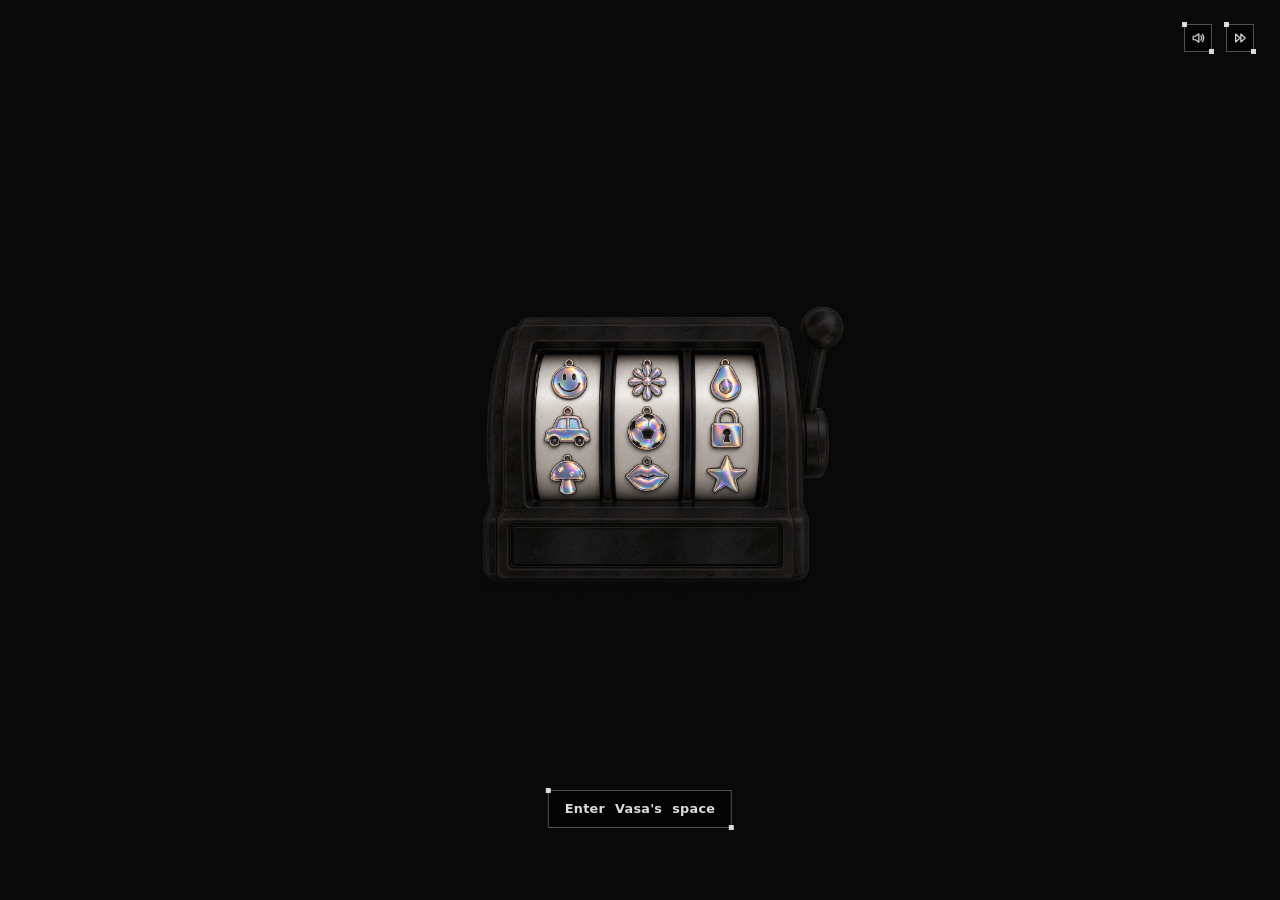
<file: vasaport/vasaport.html>
<!doctype html>
<html lang="en">
  <head>
    <meta charset="utf-8" />
    <meta name="viewport" content="width=device-width, initial-scale=1, viewport-fit=cover" />
    <title>Vasa Port</title>
    <meta name="description" content="Harsh Vasa's portfolio: a space to wander and the work." />
    <meta name="theme-color" content="#ffffff" />
    <link rel="icon" href="./assets/slot/charm-flower.webp" />
    <style>html{background:#fff}body{background:#000}</style>
    <link rel="preconnect" href="https://fonts.googleapis.com" /><link rel="preconnect" href="https://fonts.gstatic.com" crossorigin /><link rel="stylesheet" href="https://fonts.googleapis.com/css2?family=Caveat:wght@600;700&family=Instrument+Serif:ital@1&display=swap" />
    <script type="module" crossorigin src="./assets/vasaport-By2nbpHB.js"></script>
    <link rel="stylesheet" crossorigin href="./assets/vasaport-CHi6Aimw.css">
  </head>
  <body class="vp is-splash" data-mode="chaos">
    <!-- The way in: one pull of the lever -->
    <section class="splash" id="splash" aria-label="Intro: pull the slot machine lever">
      <div class="slot" id="slot">
        <img class="slot__machine" src="./assets/slot/machine.webp" width="1450" height="1200" alt="A dark graphite slot machine with three reels of holographic charms" draggable="false" />
        <div class="slot__reels" aria-hidden="true"></div>
        <svg class="slot__engrave" viewBox="0 0 870 160" aria-hidden="true"></svg>
        <button class="slot__lever" type="button" aria-label="Pull the lever to enter Vasa's space">
          <span class="slot__arm"></span>
          <span class="slot__ball"></span>
        </button>
      </div>
      <div class="splash__hint" aria-hidden="true">
        <p class="splash__lead"></p>
        <p class="splash__sub"></p>
      </div>
    </section>

    <div class="intro-ui">
      <button class="intro-ui__btn" type="button" data-action="mute" aria-pressed="false" aria-label="Sound on or off" title="Sound on"><svg viewBox="0 0 16 16" fill="none" stroke="currentColor" stroke-width="1.4" stroke-linecap="round" stroke-linejoin="round" aria-hidden="true"><path d="M2.5 6v4h2.6L9 12.8V3.2L5.1 6z"/><path class="ico-w" d="M11.2 5.6a3.4 3.4 0 0 1 0 4.8M12.9 3.9a5.8 5.8 0 0 1 0 8.2"/><path class="ico-x" d="M11 6l3.4 4M14.4 6L11 10"/></svg></button>
      <button class="intro-ui__btn" type="button" data-action="skip" aria-label="Skip intro" title="Skip intro"><svg viewBox="0 0 16 16" fill="none" stroke="currentColor" stroke-width="1.4" stroke-linecap="round" stroke-linejoin="round" aria-hidden="true"><path d="M3 3.5l5 4.5-5 4.5zM9 3.5l5 4.5-5 4.5z"/></svg></button>
    </div>


    <!-- the black frame: white margins on all four sides, the notch, the logo and the mode toggle live inside it -->

    <div class="vp-win" id="win"><header class="sp-notch"><div class="sp-notch__in"><nav class="sp-notch__links" id="nav" aria-label="Pages"></nav></div></header></div>
    <button class="vp-snd" id="snd" type="button" aria-label="Sound on or off" aria-pressed="true"><svg viewBox="0 0 16 16" fill="none" stroke="currentColor" stroke-width="1.4" stroke-linecap="round" stroke-linejoin="round" aria-hidden="true"><path d="M2.5 6v4h2.6L9 12.8V3.2L5.1 6z"/><path class="w" d="M11.2 5.6a3.4 3.4 0 0 1 0 4.8M12.9 3.9a5.8 5.8 0 0 1 0 8.2"/><path class="x" d="M11 6l3.4 4M14.4 6L11 10"/></svg></button>
    <div class="vp-hint" id="hint" role="note" aria-label="Hover to disturb the universe a little" tabindex="0"><svg viewBox="0 0 16 16" fill="none" stroke="currentColor" stroke-width="1.4" stroke-linejoin="round" aria-hidden="true"><path d="M4 2.5l8 4.4-3.4 1.1-1.2 3.5z"/></svg><span>Hover to disturb the universe a little</span></div>
    <div class="cur" id="cur" aria-hidden="true"><b></b></div>
    <div class="sp-tip" aria-hidden="true"></div><div class="sp-toast" role="status"></div>

    <main id="app">
      <section class="view" id="v-space">
        <div class="hero" id="hero"><canvas class="sp-frame__canvas" aria-label="An isometric steel slab with a laptop, a filing cabinet, a record player, a lamp, an old Mac, a chess knight, a camera, headphones, a compass and other small objects"></canvas>
              <div class="sp-hero" aria-label="Harsh Vasa">
        <div class="sp-tagcol sp-tagcol--l">
        <div class="sp-tagcol__txt">
        <p class="sp-tag sp-tag--l"><span data-r>Designing for AI-led verticals</span><span class="sp-tag__line2"><span class="sp-tag__at" data-r>@</span><a class="sp-tag__logo" href="https://eightfold.ai" target="_blank" rel="noopener noreferrer" aria-label="eightfold.ai"><img src="./assets/logos/eightfold-mark.webp" alt="eightfold.ai" /></a></span></p>
        <div class="sp-logos" aria-label="Collaborators and recognition"><span class="sp-logos__t" data-r>Collaborators &amp; recognition</span><div class="sp-logos__row"><ul class="sp-logos__track"><li><img src="./assets/logos/m-sap.webp" alt="SAP" loading="lazy" decoding="async" /></li><li><img src="./assets/logos/m-ixds.webp" alt="Interaction Design Symposium" loading="lazy" decoding="async" /></li><li><img src="./assets/logos/m-mind-alcove.webp" alt="Mind Alcove" loading="lazy" decoding="async" /></li><li><img src="./assets/logos/m-reevooy.webp" alt="Reevooy" loading="lazy" decoding="async" /></li><li><img src="./assets/logos/m-sparkl.webp" alt="SPARKL" loading="lazy" decoding="async" /></li><li><img src="./assets/logos/m-tedx.webp" alt="TEDx Somaiya Vidyavihar" loading="lazy" decoding="async" /></li><li><img src="./assets/logos/m-riidl.webp" alt="riidl" loading="lazy" decoding="async" /></li><li><img src="./assets/logos/m-rotary.webp" alt="Rotary Club of Bombay" loading="lazy" decoding="async" /></li><li><img src="./assets/logos/m-springer.webp" alt="Springer" loading="lazy" decoding="async" /></li><li><img src="./assets/logos/m-science-gallery.webp" alt="Science Gallery" loading="lazy" decoding="async" /></li><li><img src="./assets/logos/m-sap.webp" alt="" aria-hidden="true" loading="lazy" decoding="async" /></li><li><img src="./assets/logos/m-ixds.webp" alt="" aria-hidden="true" loading="lazy" decoding="async" /></li><li><img src="./assets/logos/m-mind-alcove.webp" alt="" aria-hidden="true" loading="lazy" decoding="async" /></li><li><img src="./assets/logos/m-reevooy.webp" alt="" aria-hidden="true" loading="lazy" decoding="async" /></li><li><img src="./assets/logos/m-sparkl.webp" alt="" aria-hidden="true" loading="lazy" decoding="async" /></li><li><img src="./assets/logos/m-tedx.webp" alt="" aria-hidden="true" loading="lazy" decoding="async" /></li><li><img src="./assets/logos/m-riidl.webp" alt="" aria-hidden="true" loading="lazy" decoding="async" /></li><li><img src="./assets/logos/m-rotary.webp" alt="" aria-hidden="true" loading="lazy" decoding="async" /></li><li><img src="./assets/logos/m-springer.webp" alt="" aria-hidden="true" loading="lazy" decoding="async" /></li><li><img src="./assets/logos/m-science-gallery.webp" alt="" aria-hidden="true" loading="lazy" decoding="async" /></li></ul></div></div>
        </div>
      </div>
      <div class="sp-tagcol sp-tagcol--r">
        <div class="sp-tag sp-tag--r"><span class="sp-tag__txt"><span class="sp-tag__r" data-r>Engineered by reason.</span><span class="sp-tag__r" data-r>Designed by instinct.</span><span class="sp-tag__r" data-r>Storytelling by default.</span></span><span class="sp-me-cell"><img class="sp-me" src="./assets/me-cutout.webp" alt="Harsh Vasa" decoding="async" /></span><span class="sp-tag__links"><a href="https://www.linkedin.com/in/harshvasa/" class="sp-tag__lnk" target="_blank" rel="noopener noreferrer"><span data-r>LinkedIn</span><svg viewBox="0 0 16 16" fill="none" stroke="currentColor" stroke-width="1.5" stroke-linecap="round" stroke-linejoin="round" aria-hidden="true"><path d="M5 11l6-6M6 5h5v5"/></svg></a><i></i><a href="https://drive.google.com/file/d/1tDkR1iKMMb2fxDuqZKyyWyGR7rco--E_/view?usp=sharing" class="sp-tag__lnk" target="_blank" rel="noopener noreferrer"><span data-r>Resume</span><svg viewBox="0 0 16 16" fill="none" stroke="currentColor" stroke-width="1.5" stroke-linecap="round" stroke-linejoin="round" aria-hidden="true"><path d="M5 11l6-6M6 5h5v5"/></svg></a></span><span class="sp-role" data-r>UX designer</span></div>
      </div>
        </div>
                <h1 class="nm" id="nm" aria-label="Harsh Vasa"><img src="./assets/vp/h-name.webp" alt="Harsh Vasa" decoding="async"></h1>
        </div>
        <div class="panel">
          <div class="introw" id="introw"><section class="intro" id="intro">
            <p class="kws" aria-label="Riff, craft, narrate"><span class="k"><img src="./assets/vf/riff.webp" alt="">Riff</span><i>·</i><span class="k"><img src="./assets/vf/craft.webp" alt="">Craft</span><i>·</i><span class="k"><img src="./assets/vf/narrate.webp" alt="">Narrate</span></p>
            <h2 class="statement" id="statement" aria-label="My ethos"><img class="hd hd--e" src="./assets/vp/h-ethos.webp" alt="My ethos" decoding="async"></h2>
            <div class="intro__m">
              <figure class="fx" data-fx style="--r:-7deg"><img src="./assets/me/hero-left.webp" alt="Harsh standing in white against a night street"></figure>
              <figure class="fx" data-fx style="--r:4deg"><img src="./assets/me/hero-center.webp" alt="Harsh smiling in a waistcoat"></figure>
              <figure class="fx" data-fx style="--r:-3deg"><img src="./assets/me/hero-right.webp" alt="Harsh sitting on a bench in a red shirt"></figure>
            </div>
            <div class="intro__r">
              <p class="tb" data-r>With 3 years in, I still let ideas run wild, obsess over the little things, and make sure the story gets told.</p>
            </div>
          </section></div>
          <section class="bsw" id="bs" aria-label="Build stack">
            <div class="bsstick"><div class="bsst" id="bsst"><div class="bsgrid" id="bsgrid"></div><svg class="bssvg" id="bssvg" aria-hidden="true"><path class="bsbase" id="bsbase"/><path class="bsfill" id="bsfill"/></svg><i class="bsph" id="bsph"></i><img class="bsobj" id="bsobj" src="./assets/vf/key.webp" alt=""><div class="bsitems" id="bsitems"></div><h2 class="bshd"><img class="hd" src="./assets/vp/h-buildstack.webp" alt="Build stack" decoding="async"></h2></div></div>
          </section>
          <section class="selwrap" id="sel">
            <div class="stick"><div class="stage"><i class="gl"></i><i class="gr"></i><i class="gt"></i><i class="gb"></i>
              <div class="ttl"><div class="t"><img class="lap" src="./assets/vf/laptop.webp" alt="" /><img class="hd hd--c" src="./assets/vp/h-curated.webp" alt="Curated work" decoding="async"></div></div></div></div>
            <div class="cards" id="selcards"></div>
            <a class="viewall" href="#work">View all projects</a>
          </section>
          <section class="exp" id="exp"><div class="mid"><button class="tvb" id="tv" type="button" aria-label="Change the channel" data-tip="Click me"><img src="./assets/vf/mac.webp" alt=""></button><div class="big"><img class="hd hd--b" src="./assets/vp/h-beyond.webp" alt="Beyond the desk" decoding="async"></div><div class="q" id="tvq">Plot twist: there is a life outside Figma.</div></div></section>
          <section class="aboutw" id="aboutw">
            <div class="aboth gut"><div class="thd"><h2 class="ptitle"><img class="hd hd--r" src="./assets/vp/h-readme.webp" alt="Read me first" decoding="async"></h2></div><p class="qh__s tb" data-r><img class="mini" src="./assets/vf/notepad.webp" alt=""><span>Four little windows into the same person. Pick one.</span></p></div>
            <div class="afr"><div class="agrid" id="agrid">
<div class="ac" data-s="acc" tabindex="0" role="button" aria-expanded="false" aria-label="Accolades"><canvas class="rc"></canvas><span class="tx"><span class="lb">Accolades</span><span class="ln"></span></span><div class="hv"><button class="xb" type="button" aria-label="Close"><svg viewBox="0 0 16 16" fill="none" stroke="currentColor" stroke-width="1.5" stroke-linecap="round" aria-hidden="true"><path d="M4 4l8 8M12 4l-8 8"/></svg></button><p>Recognition, kept short.</p><pre class="tr"><b>accolades/</b>
├── <a href="https://www.linkedin.com/posts/harshvasa_finalfinalv1-designathon-winner-activity-7472258583804399616-2irZ" target="_blank" rel="noopener noreferrer">1st-airtribe-designathon</a>
├── <a href="https://link.springer.com/chapter/10.1007/978-981-16-7118-0_55" target="_blank" rel="noopener noreferrer">springer-aicte-publication</a>
├── <a href="https://www.linkedin.com/posts/harshvasa_multimodalinteraction-uiuxdesign-interactiondesign-activity-7417181120552714240-04x9" target="_blank" rel="noopener noreferrer">sap-project-showcase</a>
└── <a href="https://www.linkedin.com/posts/harshvasa_promptkitchen-interactiondesign-nidbengaluru-activity-7426217920223125504-pzMQ" target="_blank" rel="noopener noreferrer">sgb-workshop-conducted</a></pre></div></div>
<div class="ac" data-s="id" tabindex="0" role="button" aria-expanded="false" aria-label="ID, please"><canvas class="rc"></canvas><span class="tx"><span class="lb">ID, please</span><span class="ln"></span></span><div class="hv"><button class="xb" type="button" aria-label="Close"><svg viewBox="0 0 16 16" fill="none" stroke="currentColor" stroke-width="1.5" stroke-linecap="round" aria-hidden="true"><path d="M4 4l8 8M12 4l-8 8"/></svg></button><p>I turn complicated systems into experiences that make sense.</p><pre class="tr"><b>id/</b>
├── <a href="https://drive.google.com/file/d/1tDkR1iKMMb2fxDuqZKyyWyGR7rco--E_/view?usp=sharing" target="_blank" rel="noopener noreferrer">resume.pdf</a>
├── <a href="https://www.linkedin.com/in/harshvasa/" target="_blank" rel="noopener noreferrer">linkedin</a>
├── <a href="mailto:harshvasaa@gmail.com" target="_blank" rel="noopener noreferrer">email</a>
└── <a href="https://www.behance.net/harshvasa" target="_blank" rel="noopener noreferrer">behance</a></pre></div></div>
<div class="ac" data-s="kit" tabindex="0" role="button" aria-expanded="false" aria-label="The toolkit"><canvas class="rc"></canvas><span class="tx"><span class="lb">The toolkit</span><span class="ln"></span></span><div class="hv"><button class="xb" type="button" aria-label="Close"><svg viewBox="0 0 16 16" fill="none" stroke="currentColor" stroke-width="1.5" stroke-linecap="round" aria-hidden="true"><path d="M4 4l8 8M12 4l-8 8"/></svg></button><p>Four ways I turn messy into clear.</p><pre class="tr"><b>toolkit/</b>
├── product-and-ux
├── research-and-strategy
├── web-and-brand
└── storytelling-and-interaction</pre></div></div>
<div class="ac" data-s="repeat" tabindex="0" role="button" aria-expanded="false" aria-label="On repeat"><canvas class="rc"></canvas><span class="tx"><span class="lb">On repeat</span><span class="ln"></span></span><div class="hv"><button class="xb" type="button" aria-label="Close"><svg viewBox="0 0 16 16" fill="none" stroke="currentColor" stroke-width="1.5" stroke-linecap="round" aria-hidden="true"><path d="M4 4l8 8M12 4l-8 8"/></svg></button><p>What I play, read and write on loop.</p><pre class="tr"><b>on-repeat/</b>
├── <a href="https://open.spotify.com/playlist/4SM2MGuIoVvXIqNzgWpmG3?si=5CV1-JsfQcOjA0yk0r6ZMw" target="_blank" rel="noopener noreferrer">music</a>
├── <a href="https://medium.com/@_harshvasa" target="_blank" rel="noopener noreferrer">writing</a>
├── <a href="https://www.youtube.com/@thatvasa" target="_blank" rel="noopener noreferrer">youtube</a>
└── <a href="https://www.substack.com/harshvasa" target="_blank" rel="noopener noreferrer">substack</a></pre></div></div>
            </div></div>
          </section>
          <section class="quirks" id="quirks">
            <div class="qh gut"><div class="thd thd--q"><h2 class="ptitle"><img class="hd hd--q" src="./assets/vp/h-quirks.webp" alt="My quirks" decoding="async"></h2></div><p class="qh__s tb" data-r><img class="mini" src="./assets/vf/idtag.webp" alt=""><span>Everything has a story, most of them embarrassing. Hover anything.</span></p></div>
            <div class="chart" id="chart"><div class="axis t">Storyteller</div><div class="vl"></div><div class="hl"><em>Competitor</em><i></i><span class="gap"></span><i></i><em>Collector</em></div><div class="axis b">Tinkerer</div></div>
          </section>
        </div>
      </section>

      <section class="view" id="v-work">
        <div class="pgh gut"><h1 class="ptitle"><img class="hd hd--w" src="./assets/vp/h-allwork.webp" alt="All work" decoding="async"></h1></div>
        <div class="pgrid" id="pgrid"></div>
      </section>

      <footer class="foot foot--s" id="foot">
        <div class="foot__stage" id="footstage"><canvas id="footcv" aria-label="An isometric slab with chrome objects; a football rolls down into a mug"></canvas></div>
        <div class="foot__in gut" id="footin">
          <div class="foot__main"><h2 class="foot__t"><img class="hd hd--o" src="./assets/vp/h-oops.webp" alt="Oops, coffee’s on me." decoding="async"><img class="mug" src="./assets/vf/mug.webp" alt=""></h2><p class="foot__s" data-r>Blame the football. I’m just the guy with the mop and questionable amounts of energy.</p></div>
          <div class="foot__ph"><figure><img src="./assets/vf/mom.webp" alt="Harsh as a child with his maa"></figure><figure><img src="./assets/vf/dad-baby.webp" alt="Harsh as a baby with his paa"></figure></div>
          <div class="foot__side"><nav class="foot__l" aria-label="Elsewhere" id="socials"></nav>
            <p class="foot__c"><span>© 2026 All copyrights reserved by Harsh Vasa.</span><span>Orbiting around caffeine, iridescence, and a few cosmic accidents.</span></p></div>
        </div>
      </footer>
      <footer class="foot foot--w" id="footw">
        <div class="foot__in gut">
          <div class="foot__main"><h2 class="foot__t"><img class="hd hd--o" src="./assets/vp/h-oops.webp" alt="Oops, coffee’s on me." decoding="async"><img class="mug" src="./assets/vf/mug.webp" alt=""></h2></div>
          <div class="foot__side"><nav class="foot__l" aria-label="Elsewhere"></nav>
            <p class="foot__c"><span>© 2026 All copyrights reserved by Harsh Vasa.</span><span>Orbiting around caffeine, iridescence, and a few cosmic accidents.</span></p></div>
        </div>
      </footer>
    </main>

    <div class="modal" id="modal" role="dialog" aria-modal="true" aria-label="Project"><div class="modal__box"><button class="modal__x" id="mx" aria-label="Close">×</button><div class="modal__img" id="mimg"></div><div class="modal__txt" id="mtxt"></div></div></div>
    <div class="modal" id="amodal" role="dialog" aria-modal="true" aria-label="About"><div class="amodal__box"><button class="modal__x" id="ax" aria-label="Close">×</button><div id="abody"></div></div></div>
  </body>
</html>
</file>
<file: vasaport/assets/vasaport-CHi6Aimw.css>
:root{--black: #090909;--white: #ffffff;--ink: #141414;--ink-2: #5f5f5b;--ink-3: #9b9b96;--ink-4: #c4c4bf;--surface-1: #f3f3f1;--surface-2: #e9e9e6;--surface-3: #dcdcd8;--line: rgb(0 0 0 / .07);--charcoal: #232321;--accent: #e1302a;--t-finale: 3.6em;--t-display: 3em;--t-h1: 2.3em;--t-h2: 1.6em;--t-lead: 1.55em;--t-body: 1em;--t-small: .84em;--t-label: .72em;--s-1: .25em;--s-2: .5em;--s-3: .75em;--s-4: 1em;--s-5: 1.5em;--s-6: 2em;--s-7: 3em;--s-8: 4em;--r-xs: .45em;--r-s: .75em;--r-m: 1.1em;--r-l: 1.6em;--r-pill: 999px;--e-1: 0 .05em .15em rgb(0 0 0 / .04), 0 .4em 1.2em -.4em rgb(0 0 0 / .1);--e-2: 0 .1em .3em rgb(0 0 0 / .05), 0 1.2em 2.6em -1em rgb(0 0 0 / .2);--e-3: 0 .2em .5em rgb(0 0 0 / .06), 0 2.4em 4em -1.6em rgb(0 0 0 / .35);--ease-out: cubic-bezier(.22, 1, .36, 1);--ease-in-out: cubic-bezier(.65, 0, .35, 1);--ease-spring: cubic-bezier(.34, 1.45, .64, 1);--d-1: .18s;--d-2: .35s;--d-3: .6s;--d-4: .9s;--font: "Lufga", "Gilroy", ui-sans-serif, system-ui, -apple-system, "Segoe UI", sans-serif}*,*:before,*:after{box-sizing:border-box}html{-webkit-text-size-adjust:100%;text-size-adjust:100%;scrollbar-width:none}html::-webkit-scrollbar{display:none}html,body{margin:0}body{background:var(--black);color:var(--ink);font-family:var(--font);font-weight:500;font-size:16px;line-height:1.45;-webkit-font-smoothing:antialiased;-moz-osx-font-smoothing:grayscale;overflow-x:hidden}body.is-splash{overflow:hidden;height:100svh}img{display:block;max-width:100%}button{font:inherit;color:inherit;background:none;border:0;padding:0;cursor:pointer}a{color:inherit}:focus-visible{outline:2px solid #5b8cff;outline-offset:3px;border-radius:6px}.skip-link{position:fixed;left:16px;top:12px;z-index:100;padding:8px 14px;border-radius:var(--r-pill);background:var(--white);color:var(--ink);font-size:14px;text-decoration:none;transform:translateY(-160%)}.skip-link:focus-visible{transform:none}.grain{position:fixed;top:-50%;right:-50%;bottom:-50%;left:-50%;z-index:60;pointer-events:none;background-image:url("data:image/svg+xml,%3Csvg xmlns='http://www.w3.org/2000/svg' width='220' height='220'%3E%3Cfilter id='n'%3E%3CfeTurbulence type='fractalNoise' baseFrequency='0.9' numOctaves='2' stitchTiles='stitch'/%3E%3CfeColorMatrix values='0 0 0 0 1  0 0 0 0 1  0 0 0 0 1  0 0 0 0.55 0'/%3E%3C/filter%3E%3Crect width='100%25' height='100%25' filter='url(%23n)'/%3E%3C/svg%3E");opacity:.06}.ds-eyebrow{margin:0;font-size:var(--t-label);font-weight:600;letter-spacing:.16em;text-transform:uppercase;color:var(--ink-3)}.ds-title{margin:0;font-size:var(--t-h2);font-weight:600;letter-spacing:-.015em;line-height:1.15}.ds-display{margin:0;font-size:var(--t-display);font-weight:600;letter-spacing:-.03em;line-height:1.02;text-wrap:balance}.ds-lead{margin:0;font-size:var(--t-lead);font-weight:500;line-height:1.22;letter-spacing:-.015em;color:var(--ink-3);text-wrap:pretty}.ds-body{margin:0;color:var(--ink-2);text-wrap:pretty}.ds-small{margin:0;font-size:var(--t-small);color:var(--ink-2)}.ds-caption{margin:0;font-size:var(--t-label);color:var(--ink-3);letter-spacing:.02em}.ds-pill{display:inline-flex;align-items:center;justify-content:center;gap:.5em;min-height:2.35em;padding:0 1em;border-radius:var(--r-pill);background:var(--surface-1);color:var(--ink);font-size:var(--t-small);font-weight:600;letter-spacing:.01em;text-decoration:none;white-space:nowrap;transition:background-color var(--d-1),scale var(--d-1) var(--ease-out),box-shadow var(--d-2)}.ds-pill:hover{background:var(--surface-2)}.ds-pill:active{scale:.96}.ds-pill svg{width:1.05em;height:1.05em;flex:none}.ds-pill--dark{background:var(--charcoal);color:var(--white)}.ds-pill--dark:hover{background:#000}.ds-pill--ghost{background:transparent;box-shadow:inset 0 0 0 1px var(--line)}.ds-chips{display:flex;flex-wrap:wrap;gap:.35em;margin:0;padding:0;list-style:none}.ds-chip{padding:.32em .7em .3em;border-radius:var(--r-pill);background:var(--surface-1);font-size:var(--t-label);font-weight:600;letter-spacing:.02em;color:var(--ink-2)}.ds-card{position:relative;border-radius:var(--r-l);background:var(--white);box-shadow:var(--e-1),inset 0 0 0 1px var(--line)}.ds-glass{border-radius:var(--r-l);background:#f0f0eec7;-webkit-backdrop-filter:blur(18px) saturate(1.2);backdrop-filter:blur(18px) saturate(1.2);box-shadow:var(--e-2),inset 0 0 0 1px #fff9}.ds-toast{display:flex;align-items:center;gap:.7em;width:max-content;max-width:18em;padding:.55em 1em .55em .55em;border-radius:var(--r-m);background:#e8e8e5eb;-webkit-backdrop-filter:blur(14px);backdrop-filter:blur(14px);box-shadow:var(--e-1);font-size:.82em;line-height:1.25;pointer-events:none;opacity:0;translate:0 -.6em;scale:.96;transition:opacity var(--d-2) var(--ease-out),translate var(--d-3) var(--ease-spring),scale var(--d-3) var(--ease-spring)}.ds-toast img{width:2.4em;height:2.4em;border-radius:.6em;object-fit:cover;background:var(--white);flex:none}.ds-toast small{display:block;font-size:.78em;color:var(--ink-3)}.ds-toast.is-shown{opacity:1;translate:0 0;scale:1}.ds-segment{position:relative;display:inline-flex;gap:.2em;padding:.25em;border-radius:var(--r-pill);background:var(--surface-1)}.ds-segment button{position:relative;z-index:1;min-height:2.2em;padding:0 1em;border-radius:var(--r-pill);font-size:var(--t-small);font-weight:600;color:var(--ink-3);transition:color var(--d-2)}.ds-segment button:hover{color:var(--ink-2)}.ds-segment button[aria-selected=true]{color:var(--ink)}.ds-segment__thumb{position:absolute;top:.25em;bottom:.25em;left:0;border-radius:var(--r-pill);background:var(--white);box-shadow:var(--e-1);transition:translate var(--d-3) var(--ease-spring),width var(--d-3) var(--ease-spring)}.ds-window{margin:0;border-radius:var(--r-m);overflow:hidden;background:var(--white);box-shadow:var(--e-3),inset 0 0 0 1px var(--line)}.ds-window__bar{display:flex;align-items:center;gap:.6em;height:1.9em;padding:0 .7em;background:var(--surface-1);border-bottom:1px solid var(--line)}.ds-window__dots{display:flex;gap:.3em}.ds-window__dots i{width:.5em;height:.5em;border-radius:50%;background:var(--surface-3)}.ds-window__dots i:first-child{background:#ff5f57}.ds-window__dots i:nth-child(2){background:#febc2e}.ds-window__dots i:nth-child(3){background:#28c840}.ds-window__url{flex:1;height:1.3em;border-radius:var(--r-pill);background:var(--white);display:flex;align-items:center;justify-content:center;font-size:.62em;color:var(--ink-3);letter-spacing:.02em}.ds-window img{width:100%;aspect-ratio:.86;object-fit:cover;filter:grayscale(1) contrast(1.04)}.ds-link{text-decoration:none;background:linear-gradient(currentColor,currentColor) 0 100% / 0 1.5px no-repeat;transition:background-size var(--d-3) var(--ease-out)}.ds-link:hover,.ds-link:focus-visible{background-size:100% 1.5px}.ds-icon-btn{display:grid;place-items:center;width:2.6em;height:2.6em;border-radius:50%;background:var(--surface-1);color:var(--ink);transition:background-color var(--d-1),scale var(--d-2) var(--ease-spring),color var(--d-1)}.ds-icon-btn svg{width:1.1em;height:1.1em}.ds-icon-btn:hover{background:var(--charcoal);color:var(--white);scale:1.08}.ds-icon-btn:active{scale:.94}.r{opacity:0;translate:0 .7em;filter:blur(6px);transition:opacity .25s ease,translate .3s ease,filter .25s ease}.r.in{opacity:1;translate:0 0;filter:blur(0);transition:opacity .7s var(--ease-out) calc(var(--d, 0) * 85ms + 80ms),translate .9s var(--ease-out) calc(var(--d, 0) * 85ms + 80ms),filter .7s var(--ease-out) calc(var(--d, 0) * 85ms + 80ms)}@media(prefers-reduced-motion:reduce){.r,.r.in{translate:none;filter:none;transition:opacity .3s ease}}.r.tm{opacity:1;translate:none;filter:none}.tm .m{display:inline-block;overflow:hidden;vertical-align:top;padding-bottom:.1em;margin-bottom:-.1em}.tm .m>span{display:inline-block;translate:0 108%;transition:translate .35s var(--ease-in-out)}.tm.in .m>span{translate:0 0;transition:translate .9s var(--ease-out) calc(var(--d, 0) * 85ms + var(--w, 0) * 32ms + 60ms)}@media(prefers-reduced-motion:reduce){.tm .m>span{translate:none;opacity:0;transition:opacity .3s}.tm.in .m>span{opacity:1}}.splash{position:fixed;top:0;right:0;bottom:0;left:0;z-index:30;display:grid;place-items:center;background:var(--black);transition:opacity .5s var(--ease-out)}body.is-world:not(.is-sliding) .splash{display:none}.splash.is-leaving .slot{transition:opacity .7s var(--ease-out),scale .9s var(--ease-in-out),filter .7s;opacity:0;scale:.9;filter:blur(6px)}.splash.is-leaving .splash__hint{opacity:0}.slot{--slot-w: min(max(300px, 34vw), 640px, 74svh, 96vw);--m: calc(var(--slot-w) / 1450);position:relative;width:var(--slot-w);aspect-ratio:1450 / 1200;translate:calc(60 * var(--m)) calc(-3.5 * var(--m));user-select:none;-webkit-user-select:none;touch-action:none}.slot__machine{width:100%;height:100%;pointer-events:none}.slot__reels{position:absolute;top:0;right:0;bottom:0;left:0;pointer-events:none;opacity:0}.slot.is-live .slot__reels{opacity:1}.reel{position:absolute;top:calc(288 * var(--m));height:calc(484 * var(--m));overflow:hidden;background:#dcd8d3}.reel:nth-child(1){left:calc(318 * var(--m));width:calc(214 * var(--m))}.reel:nth-child(2){left:calc(581 * var(--m));width:calc(216 * var(--m))}.reel:nth-child(3){left:calc(849 * var(--m));width:calc(213 * var(--m))}.reel__strip{position:absolute;top:0;right:0;bottom:0;left:0;will-change:transform}.reel__cell{position:absolute;left:0;right:0;height:calc(160 * var(--m));display:grid;place-items:center}.reel__cell img{width:calc(var(--cw) * var(--m));height:auto;filter:drop-shadow(calc(3 * var(--m)) calc(6 * var(--m)) calc(5 * var(--m)) rgb(40 30 20 / .32))}.reel__shade{position:absolute;top:0;right:0;bottom:0;left:0;pointer-events:none;mix-blend-mode:multiply;background:linear-gradient(90deg,rgb(0 0 0 / .16),transparent 9%,transparent 91%,rgb(0 0 0 / .2)),linear-gradient(180deg,#1a1a1a,#424242 4%,#7d7d7d 9%,#aaa 13%,#dedede,#fff 23%,#fcfcfc 30%,#e8e8e8 38%,#d4d4d4,#ccc,#c4c4c4 68%,#bebebe 76%,#b0b0b0 82%,#949494,#6c6c6c,#3c3c3c 97%,#1c1c1c)}.reel.is-win .reel__cell.is-pay img{animation:charm-win .9s var(--ease-out) 2}@keyframes charm-win{0%,to{transform:scale(1);filter:drop-shadow(calc(3 * var(--m)) calc(6 * var(--m)) calc(5 * var(--m)) rgb(40 30 20 / .32)) brightness(1)}35%{transform:scale(1.12);filter:drop-shadow(calc(3 * var(--m)) calc(8 * var(--m)) calc(7 * var(--m)) rgb(40 30 20 / .35)) brightness(1.25)}}.slot__lever{position:absolute;left:calc(1190 * var(--m));top:calc(112 * var(--m));width:calc(170 * var(--m));height:calc(372 * var(--m));cursor:grab;border-radius:calc(80 * var(--m));touch-action:none}.slot__lever:active{cursor:grabbing}.slot__lever:disabled{cursor:default}.slot__arm,.slot__ball{position:absolute;pointer-events:none;background-size:100% 100%}.slot__arm{left:calc(12.6 * var(--m));top:calc(141.8 * var(--m));width:calc(92.6 * var(--m));height:calc(224.9 * var(--m));background-image:url(../assets/slot/lever-arm.webp);transform-origin:calc(28.4 * var(--m)) calc(219.2 * var(--m));transform:scaleY(var(--s, 1))}.slot__ball{width:calc(147.4 * var(--m));height:calc(147.4 * var(--m));left:calc(8.8 * var(--m));top:calc(7.6 * var(--m));background-image:url(../assets/slot/lever-ball.webp);transform:translate(var(--bx, 0px),var(--by, 0px)) scale(var(--bs, 1))}.slot__lever:not(:disabled):hover .slot__ball{filter:brightness(1.12)}.slot__lever.is-nudge .slot__arm{animation:lever-nudge 2.6s var(--ease-in-out) infinite}.slot__lever.is-nudge .slot__ball{animation:ball-nudge 2.6s var(--ease-in-out) infinite}@keyframes lever-nudge{0%,70%,to{transform:scaleY(1)}80%{transform:scaleY(.9)}88%{transform:scaleY(1.02)}}@keyframes ball-nudge{0%,70%,to{transform:translate(0) scale(1)}80%{transform:translate(calc(-4 * var(--m)),calc(28 * var(--m))) scale(1.03)}88%{transform:translateY(calc(-5 * var(--m))) scale(1)}}.intro-ui{position:fixed;top:max(24px,env(safe-area-inset-top));right:26px;z-index:70;display:flex;gap:14px;transition:opacity .5s var(--ease-out)}body.is-world .intro-ui,.splash.is-pulled~.intro-ui [data-action=skip]{opacity:0;pointer-events:none}.intro-ui__btn{position:relative;display:grid;place-items:center;width:28px;height:28px;padding:0;border:1px solid rgb(255 255 255 / .3);border-radius:0;background:#0000008c;color:#d4d4d4;transition:color .25s,border-color .25s}.intro-ui__btn:before,.intro-ui__btn:after{content:"";position:absolute;width:5px;height:5px;background:#fff;opacity:.85}.intro-ui__btn:before{left:-3px;top:-3px}.intro-ui__btn:after{right:-3px;bottom:-3px}.intro-ui__btn svg{width:14px;height:14px}.intro-ui__btn .ico-x{display:none}.intro-ui__btn.is-off .ico-x{display:block}.intro-ui__btn.is-off .ico-w{display:none}.intro-ui__btn:hover,.intro-ui__btn:focus-visible{color:#fff;border-color:#ffffffb3;outline:none}@media(pointer:coarse){.intro-ui__btn{width:36px;height:36px}}.splash__hint{position:absolute;left:50%;bottom:max(8svh,48px);translate:-50% 0;display:block;transition:opacity .5s var(--ease-out);animation:hint-in .9s var(--ease-out) .5s both;pointer-events:none}@keyframes hint-in{0%{opacity:0;transform:translateY(8px)}}@media(prefers-reduced-motion:reduce){.splash__hint{animation:none}}.splash.is-pulled .splash__hint{opacity:0}.splash__lead{pointer-events:auto;cursor:pointer;display:inline-flex;align-items:center;gap:10px;transition:border-color .25s,background-color .25s;position:relative;margin:0;padding:9px 16px;border:1px solid rgb(255 255 255 / .3);background:#00000080;font-size:.8rem;font-weight:600;letter-spacing:.02em;line-height:1.4;color:#dcdcdc;text-transform:none;white-space:nowrap}.splash__lead:before,.splash__lead:after{content:"";position:absolute;width:5px;height:5px;background:#fff;opacity:.85}.splash__lead:before{left:-3px;top:-3px}.splash__lead:after{right:-3px;bottom:-3px}.splash__sub{display:none}.slot__engrave{position:absolute;left:calc(232 * var(--m));top:calc(848 * var(--m));width:calc(866 * var(--m));height:calc(160 * var(--m));pointer-events:none;mix-blend-mode:screen;opacity:.9}.splash:after{content:"";position:absolute;left:0;right:0;bottom:0;height:2px;background:linear-gradient(90deg,transparent,rgb(255 255 255 / .35) 30%,rgb(255 255 255 / .55) 50%,rgb(255 255 255 / .35) 70%,transparent);opacity:0;transition:opacity .4s}.splash.is-lifting:after{opacity:1}.splash.is-lifting{box-shadow:0 30px 80px #0009}.splash__lead:before{transition:translate .25s}.splash__lead:hover,.splash__lead:focus-visible{border-color:#ffffffb3;background:#ffffff14;outline:none}:root{--ink: #fff;--mute: #a9a9a9;--row: #131313;--tile: #fff;--gap: clamp(18px, 2.6vw, 44px);--fr: 14px}body.space-page{background:#fff;color:#fff;overflow:hidden}body.space-page.is-splash{background:var(--black)}.sp-frame{position:fixed;inset:var(--fr);border-radius:clamp(22px,2.6vw,38px);overflow:hidden;background:#000;z-index:1;outline:none;opacity:1}.sp-frame__canvas{position:absolute;top:0;right:0;bottom:0;left:0;width:100%;height:100%;display:block;touch-action:none}body.space-page .splash{z-index:50}body.space-page .intro-ui{z-index:60}.splash.is-lifting{box-shadow:0 30px 80px #00000080}.sp-notch{position:absolute;top:0;left:50%;z-index:20;translate:-50% -110%;transition:translate .9s var(--ease-out) .3s}body.is-space .sp-notch,body.is-sliding .sp-notch{translate:-50% 0}.sp-notch__in{display:flex;align-items:center;gap:clamp(4px,.8vw,12px);height:40px;padding:0 clamp(16px,1.8vw,26px);background:#fff;color:#0a0a0a;border-radius:0 0 18px 18px}.sp-notch__links{display:flex;gap:2px}.sp-notch__links button{white-space:nowrap;padding:.28rem .62rem;border-radius:999px;font-size:.7rem;font-weight:600;color:#0a0a0a;opacity:.55;transition:opacity var(--d-2),background-color var(--d-2)}.sp-notch__links button:hover{opacity:1;background:#efefef}.sp-notch__links button.is-current{opacity:1;background:#0a0a0a;color:#fff}.sp-notch__menu{display:none;align-items:center;gap:8px;font-size:.74rem;font-weight:600;color:#0a0a0a}.sp-notch__menu svg{width:16px;height:16px}.sp-notch button:focus-visible{outline:2px solid #0a0a0a;outline-offset:2px}.sp-sec:not(.in){visibility:hidden}.sp-foot:not(.rise) .sp-foot__in{visibility:hidden}.sp-hero{--hs: clamp(4.2rem, 11.6vw, 14rem);position:absolute;top:0;right:0;bottom:0;left:0;z-index:10;pointer-events:none}.sp-hero h1{margin:0;font-weight:700;font-size:var(--hs);letter-spacing:-.075em;line-height:.86}.sp-hero__a,.sp-hero__b{position:absolute}.sp-hero__a{left:calc(5.2% - .065em);bottom:-.02em}.sp-hero__b{right:calc(6% + .01em);bottom:-.02em}.sp-tag{position:absolute;margin:0;display:flex;flex-wrap:wrap;align-items:center;gap:4px 10px;max-width:min(21rem,38%);padding:8px 12px;border:1px solid rgb(255 255 255 / .3);background:#00000080;font-size:.72rem;font-weight:600;line-height:1.4;letter-spacing:.01em;color:#dcdcdc;opacity:0;transition:opacity .6s var(--ease-out) .35s}.sp-hero.in .sp-tag{opacity:1}.sp-tag:before,.sp-tag:after{content:"";position:absolute;width:5px;height:5px;background:#fff;opacity:.85}.sp-tag:before{left:-3px;top:-3px}.sp-tag:after{right:-3px;bottom:-3px}.sp-tagcol{position:absolute;left:calc(5.2% + 1px);bottom:calc(17% + var(--hs) * .86 + 26px);display:flex;align-items:stretch;gap:12px}.sp-tagcol__txt{display:flex;flex-direction:column;align-items:stretch;gap:8px;min-width:0}.sp-me{position:relative;margin:0;width:5.3rem;align-self:stretch;flex:none;border:1px solid rgb(255 255 255 / .3);background:#0a0a0a;overflow:hidden;opacity:0;transition:opacity .7s var(--ease-out) .5s}.sp-me img{width:100%;height:100%;object-fit:cover;object-position:50% 28%;display:block;filter:contrast(1.05)}.sp-me:before,.sp-me:after{content:"";position:absolute;width:5px;height:5px;background:#fff;opacity:.85;z-index:1}.sp-me:before{left:0;top:0}.sp-me:after{right:0;bottom:0}.sp-tag--l{position:relative;flex-direction:column;flex-wrap:nowrap;align-items:flex-start;gap:7px;max-width:none;white-space:nowrap}.sp-logos{position:relative;padding:6px 0 7px 12px;border:1px solid rgb(255 255 255 / .3);background:#00000080;opacity:0;transition:opacity .6s var(--ease-out) 1.3s;display:flex;flex-direction:column;gap:5px}.sp-hero.in .sp-logos{opacity:1}.sp-logos:before,.sp-logos:after{content:"";position:absolute;width:5px;height:5px;background:#fff;opacity:.85}.sp-logos:before{left:-3px;top:-3px}.sp-logos:after{right:-3px;bottom:-3px}.sp-logos__t{font-size:.6rem;font-weight:600;letter-spacing:.02em;color:#bdbdbd}.sp-logos__row{overflow:hidden;-webkit-mask-image:linear-gradient(90deg,#000 0,#000 80%,transparent);mask-image:linear-gradient(90deg,#000 0,#000 80%,transparent)}.sp-logos__track{display:flex;align-items:center;width:max-content;margin:0;padding:0;list-style:none;animation:spmarq 95s linear infinite}.sp-logos__track li{flex:none;padding-right:18px}.sp-logos__track img{display:block;height:13px;width:auto;max-width:none;filter:brightness(0) invert(1);opacity:.85}@keyframes spmarq{to{transform:translate(-50%)}}.sp-tag--l .sp-tag__logo{opacity:1}.sp-tag--l{padding:7px 12px}.sp-tag--r{right:6%;bottom:calc(3.5% + var(--hs) * .86 + 14px);flex-direction:column;align-items:flex-start;gap:1px}.sp-tag__r{display:block}.sp-tag__logo{display:inline-flex;pointer-events:auto;opacity:0;transition:opacity .6s var(--ease-out) 1s}.sp-hero.in .sp-tag__logo{opacity:1}.sp-tag__logo img{height:19px;width:auto;display:block}.sp-hint{position:absolute;left:50%;bottom:14px;translate:-50% 0;z-index:12;display:grid;justify-items:center;gap:2px;margin:0;font-size:.7rem;color:var(--mute);transition:opacity .5s;opacity:0}body.is-space .sp-hint:not(.gone){opacity:1}.sp-hint svg{width:14px;height:14px;animation:nudge 2s var(--ease-in-out) infinite}@keyframes nudge{0%,60%,to{translate:0 0}30%{translate:0 4px}}.sp-tiny{position:absolute;top:24px;right:26px;z-index:12;display:flex;align-items:center;border:1px solid rgb(255 255 255 / .3);background:#0000008c;color:#d4d4d4;font-size:.68rem;letter-spacing:.02em;opacity:0;pointer-events:none;transition:opacity .5s var(--ease-out);outline:none}.sp-tiny.show{opacity:1;pointer-events:auto}.sp-tiny:before,.sp-tiny:after{content:"";position:absolute;width:5px;height:5px;background:#fff;opacity:.85}.sp-tiny:before{left:-3px;top:-3px}.sp-tiny:after{right:-3px;bottom:-3px}.sp-tiny__ico{display:grid;place-items:center;width:28px;height:28px;flex:none}.sp-tiny__ico svg{width:13px;height:13px;animation:nudge2 2.2s var(--ease-in-out) infinite}@keyframes nudge2{0%,60%,to{translate:0 0}30%{translate:1px 2px}}.sp-tiny__t{white-space:nowrap;overflow:hidden;max-width:16rem;padding:0 12px 0 2px;transition:max-width .5s var(--ease-out),opacity .4s,padding .4s}.sp-tiny.mini .sp-tiny__t{max-width:0;opacity:0;padding:0}.sp-tiny.mini:hover .sp-tiny__t,.sp-tiny.mini:focus-visible .sp-tiny__t{max-width:16rem;opacity:1;padding:0 12px 0 2px}.sp-copy{position:absolute;top:0;right:0;bottom:0;left:0;z-index:10;pointer-events:none}.sp-sec{position:absolute;top:46%;translate:0 -50%;width:min(24rem,30vw);display:flex;flex-direction:column;gap:.6rem}.sp-sec--cards{width:min(41rem,47vw);gap:.55rem}.sp-sec--l{left:var(--gap)}.sp-sec--r{right:var(--gap)}.sp-sec a,.sp-sec button,.sp-sec li,.sp-card{pointer-events:auto}.sp-num{position:relative;align-self:flex-start;display:inline-flex;align-items:stretch;margin:0;border:1px solid rgb(255 255 255 / .4);font-size:.66rem;font-weight:600;letter-spacing:.08em;text-transform:uppercase;color:#cfcfcf}.sp-num:before,.sp-num:after{content:"";position:absolute;width:5px;height:5px;background:#fff;opacity:.85}.sp-num:before{left:-3px;top:-3px}.sp-num:after{right:-3px;bottom:-3px}.sp-num__t{padding:4px 9px}.sp-play{display:inline-flex;align-items:center;padding:0 8px;border-left:1px solid rgb(255 255 255 / .4);color:#fff;font-size:.66rem;font-weight:600;letter-spacing:.04em;text-transform:none;opacity:0;transition:opacity .6s var(--ease-out) 1.2s,background-color var(--d-2),color var(--d-2)}.sp-play svg{width:11px;height:11px;flex:none}.sp-sec.in .sp-play{opacity:1}.sp-play__t{max-width:0;overflow:hidden;white-space:nowrap;opacity:0;transition:max-width .45s var(--ease-out),opacity .3s,margin .45s}.sp-play:hover .sp-play__t,.sp-play:focus-visible .sp-play__t{max-width:12rem;opacity:1;margin:0 2px 0 7px}.sp-play:hover,.sp-play:focus-visible{background:#fff;color:#0a0a0a;outline:none}.sp-sec--grid{left:var(--gap);top:50%;translate:0 -50%;width:min(56rem,64vw);gap:.55rem}.sp-grid{display:grid;grid-template-columns:repeat(3,1fr);gap:16px;margin-top:.5rem}.sp-cell--blank{display:block;pointer-events:none}.sp-grid .sp-card,.sp-pages .sp-card,.sp-pics .sp-card{background:#000000b8;-webkit-backdrop-filter:blur(5px);backdrop-filter:blur(5px)}.sp-index{display:flex;align-items:center;gap:12px;margin-top:.1rem;min-width:0}.sp-dots{display:flex;gap:6px;flex:none}.sp-dots i{width:14px;height:3px;background:#ffffff40;transition:width var(--d-3) var(--ease-out),background-color var(--d-3)}.sp-dots i.is-on{width:28px;background:#fff}.sp-index__rule{width:1px;height:14px;background:#fff6;flex:none}.sp-index__list{display:flex;flex-wrap:wrap;align-items:center;gap:2px 9px;min-width:0}.sp-index__list button{padding:2px 0;font-size:.7rem;font-weight:600;color:#8d8d8d;transition:color var(--d-2)}.sp-index__list button:hover,.sp-index__list button.is-on{color:#fff}.sp-index__dot{width:3px;height:3px;background:#fff;opacity:.45;flex:none}.sp-sec--wide{width:min(53rem,60vw);gap:.6rem}.sp-sec>*{flex:none}.sp-pics{display:grid;grid-template-columns:repeat(3,1fr);gap:14px;margin-top:.45rem}.sp-pics .sp-card{padding:7px 7px 10px;gap:9px}.sp-pics .sp-thumb{aspect-ratio:11 / 7}.sp-pics .sp-meta b{font-size:.98rem}.sp-pics .sp-meta>span{font-size:.78rem;line-height:1.4}.sp-thumb__n{position:absolute;left:7px;top:6px;font-style:normal;font-size:.62rem;font-weight:700;letter-spacing:.1em;color:#fff;background:#0009;padding:2px 6px}.sp-stats{display:grid;grid-template-columns:repeat(4,1fr);gap:14px}.sp-stat{position:relative;display:flex;flex-direction:column;gap:9px;padding:13px 12px 14px;border:1px solid rgb(255 255 255 / .28);background:#000000b8;-webkit-backdrop-filter:blur(5px);backdrop-filter:blur(5px);pointer-events:auto}.sp-stat:before,.sp-stat:after{content:"";position:absolute;width:5px;height:5px;background:#fff;opacity:.85}.sp-stat:before{left:-3px;top:-3px}.sp-stat:after{right:-3px;bottom:-3px}.sp-stat__n{font-family:var(--f-head, Lufga),Lufga,Gilroy,sans-serif;font-size:clamp(1.9rem,3.2vw,3.2rem);font-weight:700;letter-spacing:-.04em;line-height:1}.sp-stat .sp-meta{padding:0}.sp-stat .sp-meta b{font-size:.8rem}.sp-stat .sp-meta>span{font-size:.7rem;line-height:1.4}.sp-chips{display:flex;flex-wrap:wrap;align-items:center;gap:4px 11px;padding:9px 12px;border:1px solid rgb(255 255 255 / .28);background:#000000b8;position:relative;font-size:.74rem;font-weight:600;color:#d8d8d8}.sp-chips:before,.sp-chips:after{content:"";position:absolute;width:5px;height:5px;background:#fff;opacity:.85}.sp-chips:before{left:-3px;top:-3px}.sp-chips:after{right:-3px;bottom:-3px}.sp-chips__k{font-size:.62rem;letter-spacing:.1em;text-transform:uppercase;color:#8d8d8d;padding-right:2px}.sp-chips i{width:3px;height:3px;background:#fff;opacity:.45}.sp-light{display:contents}.sp-light i{position:absolute;top:0;right:0;bottom:0;left:0;z-index:11;display:block;pointer-events:none;opacity:var(--lk, 0)}.sp-light__a{mix-blend-mode:multiply;background:conic-gradient(from calc(var(--la, 0) * 1deg - var(--lw, 14) * 1deg) at var(--lx, 50%) var(--ly, 30%),#fff 0deg,#fbe9c9 calc(var(--lw, 14) * .5deg),#f6d9a8 calc(var(--lw, 14) * 1deg),#fbe9c9 calc(var(--lw, 14) * 1.5deg),#fff calc(var(--lw, 14) * 2deg),#fff 360deg);-webkit-mask-image:radial-gradient(circle var(--lr, 600px) at var(--lx, 50%) var(--ly, 30%),rgba(0,0,0,.55) 0,rgba(0,0,0,.7) 55%,transparent 100%);mask-image:radial-gradient(circle var(--lr, 600px) at var(--lx, 50%) var(--ly, 30%),rgba(0,0,0,.55) 0,rgba(0,0,0,.7) 55%,transparent 100%)}.sp-light__b{mix-blend-mode:screen;background:conic-gradient(from calc(var(--la, 0) * 1deg - var(--lw, 14) * 1deg) at var(--lx, 50%) var(--ly, 30%),transparent 0deg,rgb(255 205 140 / .05) calc(var(--lw, 14) * .5deg),rgb(255 210 150 / .12) calc(var(--lw, 14) * 1deg),rgb(255 205 140 / .05) calc(var(--lw, 14) * 1.5deg),transparent calc(var(--lw, 14) * 2deg),transparent 360deg);-webkit-mask-image:radial-gradient(circle var(--lr, 600px) at var(--lx, 50%) var(--ly, 30%),#000 0,rgba(0,0,0,.7) 50%,transparent 100%);mask-image:radial-gradient(circle var(--lr, 600px) at var(--lx, 50%) var(--ly, 30%),#000 0,rgba(0,0,0,.7) 50%,transparent 100%)}.sp-sound{position:absolute;top:24px;left:26px;z-index:12;width:28px;height:28px;display:grid;place-items:center;border:1px solid rgb(255 255 255 / .3);background:#0000008c;color:#d4d4d4;transition:color var(--d-2),border-color var(--d-2)}.sp-sound:before,.sp-sound:after{content:"";position:absolute;width:5px;height:5px;background:#fff;opacity:.85}.sp-sound:before{left:-3px;top:-3px}.sp-sound:after{right:-3px;bottom:-3px}.sp-sound svg{width:14px;height:14px}.sp-sound__x{display:none}.sp-sound.is-off .sp-sound__x{display:block}.sp-sound.is-off .sp-sound__w{display:none}.sp-sound:hover,.sp-sound:focus-visible{color:#fff;border-color:#ffffffb3;outline:none}body.at-foot .sp-sound,.vfhost.at-foot .sp-sound{opacity:1}.sp-tip,.sp-toast{--tile: #fff;position:fixed;left:0;top:0;z-index:70;pointer-events:none;background:#000;color:#fff;border:1px solid rgb(255 255 255 / .45);border-radius:0;white-space:nowrap;opacity:0;transition:opacity .2s}.sp-tip:before,.sp-tip:after,.sp-toast:before,.sp-toast:after{content:"";position:absolute;width:5px;height:5px;background:#fff}.sp-tip:before,.sp-toast:before{left:-3px;top:-3px}.sp-tip:after,.sp-toast:after{right:-3px;bottom:-3px}.sp-tip{padding:.36rem .7rem;font-size:.72rem;font-weight:600}.sp-tip.on{opacity:1}.sp-toast{padding:.5rem .9rem;font-size:.82rem;font-weight:700;scale:.85;transition:opacity .25s,scale .4s var(--ease-out)}.sp-toast.on{opacity:1;scale:1}.sp-title{margin:0 0 -.1rem;font-weight:700;font-size:clamp(2rem,3.5vw,4rem);letter-spacing:-.04em;line-height:.95;text-wrap:balance}.sp-sub{margin:0;max-width:none;font-size:.76rem;line-height:1.35;color:#bdbdbd;white-space:nowrap}.sp-pages{position:relative;margin-top:.35rem}.sp-page{display:none;grid-template-columns:1fr 1fr;gap:14px}.sp-page.is-on{display:grid}.sp-card{position:relative;display:flex;flex-direction:column;gap:9px;min-width:0;padding:7px 7px 10px;border:1px solid rgb(255 255 255 / .28);color:#fff;text-decoration:none;transition:border-color var(--d-2),background-color var(--d-2),translate var(--d-3) var(--ease-out)}.sp-card:before,.sp-card:after{content:"";position:absolute;width:5px;height:5px;background:#fff;opacity:.85;z-index:2}.sp-card:before{left:-3px;top:-3px}.sp-card:after{right:-3px;bottom:-3px}.sp-card:hover,.sp-card:focus-visible{border-color:#ffffffb3;background:#ffffff0a;translate:0 -3px;outline:none}.sp-thumb{position:relative;display:block;aspect-ratio:10 / 7;overflow:hidden;background:#0c0c0c;border:1px solid rgb(255 255 255 / .14);opacity:0}.sp-thumb img{width:100%;height:100%;object-fit:cover;display:block;transition:scale .9s var(--ease-out)}.sp-card:hover .sp-thumb img{scale:1.045}.sp-thumb__ph{position:absolute;top:0;right:0;bottom:0;left:0;display:grid;place-items:center;color:#ffffff80;background:repeating-linear-gradient(135deg,transparent 0 7px,rgb(255 255 255 / .055) 7px 8px),radial-gradient(120% 90% at 30% 20%,#1e1e1e,#0a0a0a)}.sp-thumb__ph b{font-family:var(--f-head, Lufga),Lufga,Gilroy,sans-serif;font-weight:700;font-size:clamp(2.4rem,4.4vw,4.2rem);letter-spacing:-.05em;line-height:1}.sp-thumb__ph i{position:absolute;left:8px;bottom:7px;font-style:normal;font-size:.6rem;letter-spacing:.1em;text-transform:uppercase;color:#fff6}.sp-meta{display:flex;flex-direction:column;gap:2px;padding:0 3px;min-width:0}.sp-meta b{display:block;font-size:.9rem;font-weight:700;letter-spacing:-.005em;line-height:1.2}.sp-meta>span{display:block;font-size:.72rem;color:#9b9b9b;line-height:1.3}.sp-rows{list-style:none;margin:.2rem 0 0;padding:0;display:grid;gap:7px}.sp-row>div{min-width:0;overflow-wrap:anywhere}.sp-row{position:relative;display:grid;grid-template-columns:38px 1fr;align-items:center;gap:12px;padding:7px 10px 7px 7px;border:1px solid rgb(255 255 255 / .26);transition:border-color var(--d-2),background-color var(--d-2),translate var(--d-3) var(--ease-out)}.sp-row:before,.sp-row:after{content:"";position:absolute;width:5px;height:5px;background:#fff;opacity:.85}.sp-row:before{left:-3px;top:-3px}.sp-row:after{right:-3px;bottom:-3px}.sp-row:hover{border-color:#ffffffb3;background:#ffffff0a;translate:3px 0}.sp-ph{width:38px;height:38px;display:block;border:1px solid rgb(255 255 255 / .26);background:repeating-linear-gradient(135deg,transparent 0 5px,rgb(255 255 255 / .07) 5px 6px)}.sp-row b{display:block;font-size:.86rem;font-weight:700;letter-spacing:-.005em;line-height:1.2}.sp-row>div>span{display:block;margin-top:2px;font-size:.72rem;color:#9b9b9b;line-height:1.3}.sp-foot{--pw: clamp(54px, 5vw, 74px);--fh: calc(var(--pw) * 1.25 + 19px);position:absolute;left:0;right:0;bottom:0;z-index:14;padding:0 var(--gap) clamp(18px,2.4vw,32px);color:#fff;--tile: #fff;pointer-events:none;opacity:0;translate:0 5vh;transition:translate 1.3s var(--ease-out),opacity .6s ease}.sp-foot.rise{translate:0 0;opacity:1}.sp-foot.in{pointer-events:auto}.sp-foot__in{display:flex;justify-content:space-between;align-items:stretch;gap:var(--gap);height:var(--fh)}.sp-foot__main{display:flex;flex-direction:column;justify-content:space-between;min-width:0}.sp-foot__t{margin:0;font-weight:700;font-size:clamp(1.5rem,2.4vw,2.4rem);letter-spacing:-.04em;line-height:.95}.sp-foot__s{margin:.55rem 0 0;max-width:34rem;font-size:.8rem;line-height:1.45;color:#bdbdbd}.sp-foot__l{display:flex;align-items:center;gap:12px}.sp-foot__l a{display:grid;place-items:center;width:28px;height:28px;margin-left:-6px;color:#fff;opacity:.78;transition:opacity var(--d-2),translate var(--d-3) var(--ease-out)}.sp-foot__l a:hover,.sp-foot__l a:focus-visible{opacity:1;translate:0 -3px;outline:none}.sp-foot__l svg{width:19px;height:19px}.sp-foot__l i{width:3px;height:3px;background:#fff;opacity:.5;flex:none;margin-left:-6px}.sp-foot__side{display:flex;gap:12px;align-items:stretch;flex:none}.sp-foot__side figure{margin:0;display:flex;flex-direction:column;gap:5px}.sp-foot__side img{width:var(--pw);height:calc(var(--pw) * 1.25);object-fit:cover;display:block;background:#111;border:1px solid rgb(255 255 255 / .3);filter:grayscale(1) contrast(1.05);transition:filter var(--d-3)}.sp-foot__side figure:hover img{filter:none}.sp-foot__side figcaption{height:14px;font-size:.66rem;line-height:14px;font-weight:600;color:#bdbdbd;letter-spacing:.04em}.sp-foot__c{margin:0 0 0 8px;width:8.6rem;height:calc(var(--pw) * 1.25);display:flex;flex-direction:column;justify-content:space-between;font-size:.64rem;line-height:1.45;color:#8d8d8d}.sp-foot__c>span{display:block}@media(max-width:759px),(max-aspect-ratio:4/5){.sp-notch__links{display:none}.sp-notch__menu{display:flex}.sp-notch__in{height:38px;gap:14px}body.menu-open .sp-notch__links{display:grid;position:absolute;top:38px;left:50%;translate:-50% 0;width:min(88vw,300px);padding:10px;background:#fff;border-radius:0 0 20px 20px;box-shadow:0 20px 40px #00000059}body.menu-open .sp-notch__links button{text-align:left;padding:.6rem .8rem;font-size:.9rem}.sp-hero{--hs: clamp(3.6rem, 21vw, 7rem)}.sp-hero__a{left:calc(6% - .065em);bottom:30%}.sp-hero__b{right:calc(6% - .02em);bottom:14%}.sp-tag{max-width:70%;font-size:.68rem}.sp-tagcol{left:6%;bottom:calc(30% + var(--hs) * .86 + 12px)}.sp-me{width:4.2rem}.sp-tag--r{right:6%;bottom:calc(14% + var(--hs) * .86 + 20px)}.sp-sec{top:auto;bottom:8%;translate:0 0;left:var(--gap);right:var(--gap);width:auto;gap:.5rem}.sp-sec--cards{width:auto}.sp-sub{white-space:normal}.sp-sec--grid{left:var(--gap);right:var(--gap);top:auto;bottom:6%;translate:0 0;width:auto}.sp-grid{grid-template-columns:1fr 1fr;gap:10px}.sp-cell--blank{display:none}.sp-sec--wide{width:auto}.sp-tiles{gap:8px}.sp-stats{grid-template-columns:1fr 1fr;gap:8px}.sp-index__list{font-size:.64rem}.sp-sound{top:14px;left:14px}.sp-tiny{top:14px;right:14px}.sp-page{gap:10px}.sp-card{padding:5px 5px 8px;gap:7px}.sp-meta b{font-size:.78rem}.sp-meta>span{font-size:.64rem}.sp-title{font-size:clamp(1.9rem,9vw,2.8rem)}.sp-sub{font-size:.82rem}.sp-row{grid-template-columns:32px 1fr}.sp-ph{width:32px;height:32px}.sp-rows .sp-row:nth-child(n+3){display:none}.sp-foot{--pw: 52px}.sp-foot__in{flex-direction:column;height:auto;gap:16px}.sp-foot__main{gap:14px}.sp-foot__t{font-size:1.7rem}.sp-foot__s{font-size:.78rem}.sp-foot__c{width:auto;flex:1}}@media(prefers-reduced-motion:reduce){.sp-hint svg{animation:none}.sp-foot,.sp-notch{transition-duration:.01s}}.sp-logo{position:absolute;top:22px;left:28px;z-index:22;display:grid;place-items:center;padding:0;opacity:0;transition:opacity .8s var(--ease-out) .5s}body.is-space .sp-logo{opacity:1}.sp-logo img{height:28px;width:auto;display:block}.sp-sound{left:auto;right:26px}.sp-tiny{right:68px}@media(max-width:759px),(max-aspect-ratio:4/5){.sp-sound{right:14px}.sp-tiny{right:56px}.sp-logo{left:16px;top:14px}}.sp-card--row{flex-direction:row;align-items:stretch;gap:12px}.sp-card--row .sp-thumb{flex:none;width:46%;aspect-ratio:10 / 7}.sp-card--row .sp-meta{justify-content:center;gap:4px;padding:0 6px 0 0}.sp-card--row .sp-meta b{font-size:1rem}.sp-card--row .sp-meta>span{font-size:.76rem;line-height:1.4}.sp-stack{display:grid;gap:12px;margin-top:.4rem}.sp-stack .sp-card{background:#000000b8;-webkit-backdrop-filter:blur(5px);backdrop-filter:blur(5px)}.sp-stack .sp-card--row .sp-thumb{width:40%;aspect-ratio:16 / 10}.sp-sec--wide{width:min(30rem,36vw)}.sp-sec--cards:has(.sp-card--row){width:min(30rem,36vw)}.sp-pages .sp-page:has(.sp-card--row){grid-template-columns:1fr;gap:12px}.sp-stats{grid-template-columns:1fr 1fr;gap:12px}.sp-stat{padding:10px 11px 11px;gap:6px}.sp-stat__n{font-size:clamp(1.5rem,2.4vw,2.3rem)}.sp-stat .sp-meta b{font-size:.72rem}.sp-stat .sp-meta>span{font-size:.64rem}.sp-sec--grid{width:min(60rem,68vw);gap:.45rem}.sp-grid{gap:14px;margin-top:.35rem}.sp-grid .sp-thumb{aspect-ratio:16 / 10}.sp-grid .sp-card{padding:6px 6px 8px;gap:7px}.sp-grid .sp-meta b{font-size:.86rem}.sp-grid .sp-meta>span{font-size:.68rem}.sp-sec--grid{left:var(--gap);top:50%;translate:0 -50%;width:min(50rem,58vw);gap:.55rem}.sp-grid{grid-template-columns:repeat(4,1fr);gap:14px;margin-top:.9rem}.sp-grid .sp-thumb{aspect-ratio:4 / 5}.sp-grid .sp-card{padding:6px 6px 9px;gap:8px}.sp-grid .sp-meta b{font-size:.84rem}.sp-grid .sp-meta>span{font-size:.66rem;line-height:1.35}@media(max-width:759px),(max-aspect-ratio:4/5){.sp-grid{grid-template-columns:1fr 1fr}.sp-grid .sp-thumb{aspect-ratio:4 / 3}}.sp-logos{contain:inline-size}.sp-sec[data-id=about] .sp-stack{gap:9px}.sp-sec[data-id=about] .sp-card--row .sp-thumb{width:34%;aspect-ratio:16 / 9}.sp-sec[data-id=about] .sp-card--row{padding:5px}.sp-sec[data-id=about] .sp-stats{grid-template-columns:repeat(4,1fr);gap:9px}.sp-sec[data-id=about] .sp-stat{padding:9px 9px 10px}.sp-sec[data-id=about] .sp-stat .sp-meta b{font-size:.64rem;line-height:1.25}.sp-sec[data-id=archive]{width:min(26rem,32vw);top:42%}.sp-sec[data-id=process] .sp-stack{gap:10px}.sp-sec[data-id=process] .sp-card--row .sp-thumb{width:36%}.sp-tagcol{flex-direction:column;align-items:flex-start;gap:10px;left:5.2%;bottom:calc(17% + var(--hs) * .86 + 22px)}.sp-tagcol__txt{gap:12px;align-items:stretch}.sp-me{position:static;width:auto;height:5.6rem;align-self:flex-start;border:0;background:none;overflow:visible;flex:none;display:block;object-fit:contain;opacity:0;transition:opacity .7s var(--ease-out) .5s;filter:none}.sp-hero.in .sp-me{opacity:1}.sp-me:before,.sp-me:after{display:none}.sp-tag--l{gap:2px;padding:6px 12px}.sp-tag--l .sp-tag__logo img{height:17px}@media(max-width:759px),(max-aspect-ratio:4/5){.sp-me{height:4.2rem}.sp-tagcol{left:6%;bottom:calc(30% + var(--hs) * .86 + 12px)}}.sp-sec--grid{width:min(60rem,66vw)}.sp-grid{gap:16px}.sp-grid .sp-thumb{aspect-ratio:4 / 5.3}.sp-grid .sp-meta b{font-size:.9rem}.sp-grid .sp-meta>span{font-size:.7rem}.sp-sec[data-id=archive]{width:min(41rem,47vw);top:47%}.sp-pages .sp-page:has(.sp-card--row){grid-template-columns:1fr 1fr}.sp-sec--wide{width:min(37rem,44vw)}.sp-stack{grid-template-columns:repeat(3,1fr);gap:12px}.sp-stack .sp-card--row,.sp-sec[data-id=about] .sp-card--row{flex-direction:column;padding:6px 6px 9px;gap:8px}.sp-stack .sp-card--row .sp-thumb,.sp-sec[data-id=about] .sp-card--row .sp-thumb,.sp-sec[data-id=process] .sp-card--row .sp-thumb{width:auto;aspect-ratio:16 / 11}.sp-stack .sp-card--row .sp-meta{padding:0 3px;justify-content:flex-start}.sp-stack .sp-card--row .sp-meta b{font-size:.86rem}.sp-stack .sp-card--row .sp-meta>span{font-size:.68rem;line-height:1.35}.sp-sec[data-id=about] .sp-stats{margin-top:.1rem}.sp-tagcol{top:50%;bottom:auto;translate:0 -50%}.sp-tag--r{top:50%;bottom:auto;translate:0 -50%;right:6%;align-items:flex-end;text-align:right}.sp-tag--r .sp-tag__r{text-align:right}@media(max-width:759px),(max-aspect-ratio:4/5){.sp-hero__a{bottom:12%}.sp-hero__b{bottom:1%}.sp-tagcol{top:36%;bottom:auto;translate:0 -50%}.sp-tag--r{top:60%;bottom:auto}}.sp-logos{padding:9px 0 10px 12px;gap:9px}.sp-logos__row{-webkit-mask-image:linear-gradient(90deg,transparent 0,#000 16%,#000 84%,transparent 100%);mask-image:linear-gradient(90deg,transparent 0,#000 16%,#000 84%,transparent 100%)}.sp-hero:not(.in) .sp-logos__track{animation-play-state:paused}.sp-grid .sp-card,.sp-pages .sp-card,.sp-tiles .sp-card,.sp-stack .sp-card,.sp-stat{-webkit-backdrop-filter:none;backdrop-filter:none;background:#000000d1}.sp-sec--wide{width:min(46rem,52vw)}.sp-stack{gap:14px}.sp-stack .sp-card--row .sp-thumb,.sp-sec[data-id=about] .sp-card--row .sp-thumb,.sp-sec[data-id=process] .sp-card--row .sp-thumb{aspect-ratio:16 / 12}.sp-stack .sp-card--row .sp-meta b{font-size:1rem}.sp-stack .sp-card--row .sp-meta>span{font-size:.76rem}.sp-sec[data-id=about] .sp-stat__n{font-size:clamp(1.7rem,2.8vw,2.8rem)}.sp-sec[data-id=about] .sp-stat .sp-meta b{font-size:.7rem}.sp-hero h1{position:absolute;left:50%;bottom:-.025em;translate:-50% 0;display:flex;align-items:baseline;gap:.2em;white-space:nowrap;margin:0}.sp-hero__a,.sp-hero__b{position:static;left:auto;right:auto;bottom:auto}.sp-tagcol--l{left:5.2%;right:auto;top:45.5%;bottom:auto;translate:0 -50%;align-items:flex-start}.sp-tagcol--r{position:absolute;right:6%;left:auto;top:45.5%;bottom:auto;translate:0 -50%;display:flex;flex-direction:column;align-items:flex-end;gap:12px}.sp-tagcol--r .sp-me{align-self:flex-end;height:5.2rem}.sp-tag--r{position:static;right:auto;top:auto;bottom:auto;translate:none;align-items:flex-end;text-align:right}.sp-tag,.sp-logos__t,.sp-tag__r{font-size:.64rem;font-weight:600;letter-spacing:.02em;color:#c4c4c4;line-height:1.45}.sp-tag,.sp-logos,.sp-me,.sp-tag__logo{transition:opacity .3s ease 0s}.sp-hero.in .sp-tag{transition:opacity .6s var(--ease-out) .35s}.sp-hero.in .sp-logos{transition:opacity .6s var(--ease-out) 1.2s}.sp-hero.in .sp-me{transition:opacity .7s var(--ease-out) .5s}.sp-hero.in .sp-tag__logo{transition:opacity .6s var(--ease-out) .9s}.sp-tag--l .sp-tag__logo img{height:15px}.sp-sound.sp-sound,.intro-ui__btn.intro-ui__btn{border:1px solid rgb(255 255 255 / .3);background:#0000008c;border-radius:0}.sp-sound.sp-sound:hover,.intro-ui__btn.intro-ui__btn:hover,.sp-sound.sp-sound:focus-visible{border-color:#ffffffb3}.sp-tip{display:none!important}.sp-toast{padding:.32rem .65rem;font-size:.7rem;font-weight:600}.sp-sec--grid{width:min(66rem,72vw)}.sp-index{justify-content:space-between;gap:18px;margin-top:.4rem}.sp-index__list{order:1;flex:1;gap:3px 10px}.sp-index__list button{font-size:.74rem;color:#a8a8a8}.sp-index__list button.is-on{color:#fff}.sp-dots{order:2;margin-left:auto}.sp-index__rule{display:none}.sp-dots i{height:3px}.sp-sec[data-id=about] .sp-stats{grid-template-columns:1fr 1fr}.sp-sec[data-id=about] .sp-stat .sp-meta>span{display:block;font-size:.66rem}.sp-sec[data-id=about] .sp-stat__n{font-size:clamp(1.6rem,2.6vw,2.5rem)}@media(max-width:759px),(max-aspect-ratio:4/5){.sp-hero h1{bottom:-.03em}.sp-tagcol--l{top:32%}.sp-tagcol--r{top:62%;right:6%}.sp-tagcol--r .sp-me{height:3.6rem}}.sp-tag--r{max-width:none;white-space:nowrap}.sp-hint{left:30px;translate:none;bottom:24px;justify-items:start}.sp-sec[data-id=about]{top:47%}.sp-sec[data-id=about] .sp-stats{grid-template-columns:repeat(4,1fr);gap:12px}.sp-sec[data-id=about] .sp-stat{padding:11px 11px 12px;gap:7px}.sp-sec[data-id=about] .sp-stat__n{font-size:clamp(1.7rem,2.6vw,2.6rem)}.sp-sec[data-id=about] .sp-stat .sp-meta b{font-size:.68rem;line-height:1.3;font-weight:600;color:#bdbdbd}.sp-sec[data-id=about] .sp-stat .sp-meta>span{display:none}.sp-hint{left:30px;bottom:26px;translate:none;display:flex;flex-direction:row;align-items:center;justify-items:unset;gap:7px;font-size:.68rem;font-weight:600;letter-spacing:.02em;color:#bdbdbd}.sp-hint svg{width:13px;height:13px;flex:none}.sp-glance-btn{position:absolute;right:26px;bottom:22px;z-index:26;display:inline-flex;align-items:center;gap:9px;height:28px;padding:0 12px;border:1px solid rgb(255 255 255 / .3);background:#0000008c;color:#d4d4d4;font-size:.68rem;font-weight:600;letter-spacing:.02em;opacity:0;pointer-events:none;transition:opacity .5s var(--ease-out),border-color var(--d-2),color var(--d-2)}.sp-glance-btn.sp-glance-btn{border:1px solid rgb(255 255 255 / .3)}body.is-space .sp-glance-btn{opacity:1;pointer-events:auto}body.at-foot .sp-glance-btn{opacity:1}.sp-glance-btn:before,.sp-glance-btn:after{content:"";position:absolute;width:5px;height:5px;background:#fff;opacity:.85}.sp-glance-btn:before{left:-3px;top:-3px}.sp-glance-btn:after{right:-3px;bottom:-3px}.sp-glance-btn svg{width:12px;height:12px}.sp-glance-btn:hover,.sp-glance-btn:focus-visible{color:#fff;border-color:#ffffffb3;outline:none}.sp-notch__glance{display:none;font-size:.7rem;font-weight:600;color:#0a0a0a;padding:0 6px;letter-spacing:.02em}body.is-glance .sp-notch__links,body.is-glance .sp-notch__menu{display:none}body.is-glance .sp-notch__glance{display:block}body.is-glance .sp-hint,body.is-glance .sp-tiny,body.is-glance .sp-sound,body.is-glance .sp-hero,body.is-glance .sp-copy,body.is-glance .sp-foot,body.is-glance .sp-toast{opacity:0!important;pointer-events:none!important;visibility:hidden}.sp-glance{position:absolute;top:0;right:0;bottom:0;left:0;z-index:18;background:#000;opacity:0;visibility:hidden;transition:opacity .45s var(--ease-out),visibility 0s linear .45s}body.is-glance .sp-glance{opacity:1;visibility:visible;transition-delay:0s}.sp-glance__scroll{position:absolute;inset:74px clamp(24px,6vw,90px) 76px;overflow-y:auto;overscroll-behavior:contain;scroll-behavior:smooth;scrollbar-width:thin;scrollbar-color:rgb(255 255 255 / .25) transparent;padding:4px 6px 40px 0;outline:none;-webkit-mask-image:linear-gradient(180deg,transparent 0,#000 24px,#000 calc(100% - 36px),transparent 100%);mask-image:linear-gradient(180deg,transparent 0,#000 24px,#000 calc(100% - 36px),transparent 100%)}.sg-sec{max-width:68rem;margin:0 auto 4.2rem;display:flex;flex-direction:column;gap:.7rem}.sg-h{margin:0;font-family:var(--f-head, Lufga),Lufga,Gilroy,sans-serif;font-weight:700;font-size:clamp(1.8rem,3.2vw,3rem);letter-spacing:-.04em;line-height:.98}.sg-sub{margin:0 0 .5rem;font-size:.8rem;color:#bdbdbd}.sg-now{flex-direction:row;align-items:flex-end;gap:clamp(18px,3vw,44px);margin-top:.6rem}.sg-me{height:clamp(8rem,18vw,13rem);width:auto;flex:none;align-self:flex-end}.sg-now__t{display:flex;flex-direction:column;gap:.7rem;min-width:0}.sg-name{margin:0;font-family:var(--f-head, Lufga),Lufga,Gilroy,sans-serif;font-weight:700;font-size:clamp(2.6rem,6.4vw,6rem);letter-spacing:-.07em;line-height:.9}.sg-lead{margin:0;font-size:.9rem;line-height:1.5;color:#e4e4e4;max-width:34rem}.sg-lead--dim{color:#9b9b9b;font-size:.78rem}.sg-links{display:flex;flex-wrap:wrap;gap:8px 10px;margin-top:.4rem}.sg-links a{position:relative;display:inline-flex;align-items:center;gap:8px;padding:6px 11px;border:1px solid rgb(255 255 255 / .3);color:#e4e4e4;font-size:.72rem;font-weight:600;text-decoration:none;transition:border-color var(--d-2),color var(--d-2),background-color var(--d-2)}.sg-links a:before,.sg-links a:after{content:"";position:absolute;width:5px;height:5px;background:#fff;opacity:.85}.sg-links a:before{left:-3px;top:-3px}.sg-links a:after{right:-3px;bottom:-3px}.sg-links a:hover,.sg-links a:focus-visible{border-color:#ffffffbf;background:#ffffff12;color:#fff;outline:none}.sg-links svg{width:15px;height:15px;flex:none}.sg-grid{display:grid;gap:14px}.sg-grid--4{grid-template-columns:repeat(4,1fr)}.sg-grid--3{grid-template-columns:repeat(3,1fr)}.sg-card{position:relative;display:flex;flex-direction:column;gap:6px;padding:6px 6px 10px;border:1px solid rgb(255 255 255 / .28);color:#fff;text-decoration:none;transition:border-color var(--d-2),background-color var(--d-2);min-width:0}.sg-card:before,.sg-card:after{content:"";position:absolute;width:5px;height:5px;background:#fff;opacity:.85;z-index:2}.sg-card:before{left:-3px;top:-3px}.sg-card:after{right:-3px;bottom:-3px}a.sg-card:hover{border-color:#ffffffb3;background:#ffffff0a}.sg-thumb{position:relative;display:block;overflow:hidden;background:#0c0c0c;border:1px solid rgb(255 255 255 / .14);aspect-ratio:4 / 3;opacity:0}.sg-grid--4 .sg-thumb{aspect-ratio:4 / 5}.sg-thumb img{width:100%;height:100%;object-fit:cover;display:block}.sg-ph{position:absolute;top:0;right:0;bottom:0;left:0;display:grid;place-items:center;font-family:var(--f-head, Lufga),Lufga,Gilroy,sans-serif;font-weight:700;font-size:2.6rem;letter-spacing:-.05em;color:#ffffff73;background:repeating-linear-gradient(135deg,transparent 0 7px,rgb(255 255 255 / .055) 7px 8px),radial-gradient(120% 90% at 30% 20%,#1e1e1e,#0a0a0a)}.sg-card b{display:block;font-size:.86rem;font-weight:700;padding:0 3px}.sg-tag{font-size:.7rem;color:#9b9b9b;line-height:1.35;padding:0 3px}.sg-stats{display:grid;grid-template-columns:repeat(4,1fr);gap:14px;margin-top:.2rem}.sg-stat{position:relative;display:flex;flex-direction:column;gap:6px;padding:12px;border:1px solid rgb(255 255 255 / .28)}.sg-stat:before,.sg-stat:after{content:"";position:absolute;width:5px;height:5px;background:#fff;opacity:.85}.sg-stat:before{left:-3px;top:-3px}.sg-stat:after{right:-3px;bottom:-3px}.sg-stat b{font-family:var(--f-head, Lufga),Lufga,Gilroy,sans-serif;font-size:clamp(1.7rem,2.8vw,2.6rem);font-weight:700;letter-spacing:-.04em;line-height:1}.sg-stat span{font-size:.68rem;color:#bdbdbd;line-height:1.3}.sg-chips{display:flex;flex-wrap:wrap;align-items:center;gap:4px 11px;padding:9px 12px;border:1px solid rgb(255 255 255 / .28);font-size:.74rem;font-weight:600;color:#d8d8d8;position:relative}.sg-chips:before,.sg-chips:after{content:"";position:absolute;width:5px;height:5px;background:#fff;opacity:.85}.sg-chips:before{left:-3px;top:-3px}.sg-chips:after{right:-3px;bottom:-3px}.sg-chips__k{font-size:.62rem;letter-spacing:.1em;text-transform:uppercase;color:#8d8d8d}.sg-chips i{width:3px;height:3px;background:#fff;opacity:.45}@media(max-width:759px),(max-aspect-ratio:4/5){.sg-grid--4,.sg-grid--3,.sg-stats{grid-template-columns:1fr 1fr}.sg-now{flex-direction:column;align-items:flex-start}.sp-glance-btn{right:14px;bottom:14px}.sp-hint{left:16px;bottom:18px}.sp-glance__scroll{top:64px;right:16px;bottom:64px;left:16px}}.sp-notch__links button,.sp-notch__glance{font-family:var(--f-head, Lufga),Lufga,Gilroy,sans-serif}.sp-notch__glance{color:#0a0a0a;opacity:.55;font-weight:600}.sp-glance-btn.sp-glance-btn{padding:0 14px;gap:10px;min-width:0;height:30px;right:28px;bottom:24px;letter-spacing:.02em}.sp-glance-btn.sp-glance-btn svg{margin-right:0}body.at-foot .sp-glance-btn,body.is-space .sp-glance-btn{opacity:0;pointer-events:none}body.is-space.at-home .sp-glance-btn,body.is-glance .sp-glance-btn{opacity:1;pointer-events:auto}.sp-hint{position:absolute;left:28px;bottom:24px;translate:none;display:inline-flex;flex-direction:row;align-items:center;justify-items:unset;gap:10px;height:30px;padding:0 14px;border:1px solid rgb(255 255 255 / .3);background:#0000008c;color:#d4d4d4;font-size:.68rem;font-weight:600;letter-spacing:.02em;pointer-events:none}.sp-hint:before,.sp-hint:after{content:"";position:absolute;width:5px;height:5px;background:#fff;opacity:.85}.sp-hint:before{left:-3px;top:-3px}.sp-hint:after{right:-3px;bottom:-3px}body.is-space.at-home .sp-hint:not(.gone){opacity:1}body:not(.at-home) .sp-hint{opacity:0!important}.sp-tagcol--r{align-items:flex-end;gap:0}.sp-tag--r{position:relative;display:flex;flex-direction:row;align-items:stretch;gap:0;padding:0;max-width:none;white-space:nowrap;text-align:right}.sp-tag--r .sp-tag__txt{display:flex;flex-direction:column;align-items:flex-end;justify-content:center;gap:2px;padding:10px 14px}.sp-tag--r .sp-me{position:static;height:5.4rem;width:auto;align-self:flex-end;margin:0;padding:0 8px 0 10px;border:0;border-left:1px solid rgb(255 255 255 / .3);object-fit:contain;opacity:1;background:none;display:block}@media(max-width:759px),(max-aspect-ratio:4/5){.sp-tag--r .sp-me{height:4rem}}.sp-hero__a{position:relative}.sp-role{position:absolute;left:.07em;bottom:100%;margin-bottom:.1em;font-size:.13em;font-weight:500;letter-spacing:-.01em;line-height:1;color:#fff;white-space:nowrap}.sp-tag--l .sp-tag__at{margin-top:3px}.sp-tag--l{gap:3px}.sp-tag__links{margin:8px 0 0;display:flex;align-items:center;justify-content:flex-end;gap:10px;font-size:.64rem;font-weight:600;letter-spacing:.02em}.sp-tag__links i{width:3px;height:3px;background:#fff;opacity:.45}.sp-tag__lnk{color:#c4c4c4;text-decoration:none;border-bottom:1px solid rgb(255 255 255 / .3);padding-bottom:1px;pointer-events:auto;transition:color var(--d-2),border-color var(--d-2)}.sp-tag__lnk:hover,.sp-tag__lnk:focus-visible{color:#fff;border-color:#fff;outline:none}.sp-hero.in .sp-tag__links{opacity:1}.sp-tag__links{opacity:0;transition:opacity .3s ease}.sp-hero.in .sp-tag__links{transition:opacity .6s var(--ease-out) 1s}.sp-meta .sp-kw{color:#7d7d7d;font-size:.64rem;letter-spacing:.01em}.sp-grid .sp-meta{gap:3px}.sp-grid .sp-meta>span:first-of-type{color:#bdbdbd;font-size:.72rem;line-height:1.35}.sp-grid .sp-thumb{aspect-ratio:4 / 4.6}.sp-sec--grid{width:min(70rem,76vw)}.sp-sec[data-id=about] .sp-stats{grid-template-columns:repeat(3,1fr);order:-1;margin-top:.3rem}.sp-sec[data-id=about] .sp-stat{padding:12px 12px 13px}.sp-sec[data-id=about] .sp-stat .sp-meta b{font-size:.72rem}.sp-sec[data-id=about] .sp-stack,.sp-sec[data-id=about] .sp-stats{margin-top:.3rem}.sg-stats{grid-template-columns:repeat(3,1fr)}.sg-card .sg-kw{display:block;font-size:.64rem;color:#7d7d7d;padding:0 3px}.sp-tag__line2{display:flex;align-items:center;gap:8px}.sp-tag--l .sp-tag__at{margin-top:0}.sp-logos__t{white-space:nowrap}.sp-sec[data-id=about] .sp-stats{order:0}.sp-tag__line2 .sp-tag__at{font-size:.8rem;line-height:1}.sp-tag--r{text-align:left}.sp-tag--r .sp-tag__txt{align-items:flex-start;text-align:left;justify-content:center;gap:2px;padding:11px 14px}.sp-tag--r .sp-tag__r{text-align:left}.sp-tag--r .sp-tag__links{margin:8px 0 0;padding-top:7px;border-top:1px solid rgb(255 255 255 / .18);width:100%;justify-content:flex-start;opacity:1;display:flex;align-items:center;gap:10px}.sp-tag__lnk{display:inline-flex;align-items:center;gap:6px;border-bottom:0;padding-bottom:0}.sp-tag__lnk svg{width:11px;height:11px;flex:none}.sp-me-col{display:flex;flex-direction:column;align-items:center;justify-content:flex-end;gap:5px;padding:0 10px 8px;border-left:1px solid rgb(255 255 255 / .3)}.sp-me-col .sp-me{height:5.4rem;padding:0;border:0;margin:0}.sp-role{position:static;margin:0;font-family:inherit;font-size:.64rem;font-weight:600;letter-spacing:.02em;color:#c4c4c4;line-height:1.2;white-space:nowrap}.sp-tag--r .sp-me{border-left:0}.sp-chips,.sg-chips{gap:6px}.sp-chips i,.sg-chips i{display:none}.sp-chips>span:not(.sp-chips__k),.sg-chips>span:not(.sg-chips__k){border:1px solid rgb(255 255 255 / .22);padding:2px 8px;font-size:.68rem;font-weight:600;color:#d8d8d8}.sp-chips__k,.sg-chips__k{margin-right:4px}.sp-card .sp-meta>span:first-of-type{white-space:nowrap;overflow:hidden;text-overflow:ellipsis}.sp-grid .sp-meta>span:first-of-type{white-space:normal;overflow:visible;display:-webkit-box;-webkit-line-clamp:2;-webkit-box-orient:vertical}.sp-tagcol--l{left:28px}.sp-tagcol--r{right:28px}.sp-tagcol--l .sp-tagcol__txt{align-items:flex-start}.sp-logos{width:min(27rem,40vw)}.sp-logos__track{animation-duration:36s}@media(max-width:759px),(max-aspect-ratio:4/5){.sp-tagcol--l{left:16px}.sp-tagcol--r{right:16px}.sp-logos{width:min(18rem,70vw)}}.sp-tag--r{display:grid;grid-template-columns:auto auto;grid-template-rows:auto auto;padding:0;gap:0;align-items:stretch}.sp-tag--r .sp-tag__txt{grid-column:1;grid-row:1;padding:11px 14px 10px;justify-content:center;align-items:flex-start}.sp-tag--r .sp-me-cell{grid-column:2;grid-row:1;display:flex;align-items:flex-end;justify-content:center;padding:10px 12px 0;border-left:1px solid rgb(255 255 255 / .3)}.sp-tag--r .sp-me{height:4.3rem;width:auto;margin:0;padding:0;border:0;display:block;object-fit:contain}.sp-tag--r .sp-tag__links{grid-column:1;grid-row:2;margin:0;width:auto;padding:8px 14px 9px;border-top:1px solid rgb(255 255 255 / .3);justify-content:flex-start;align-self:center}.sp-tag--r .sp-role{grid-column:2;grid-row:2;align-self:stretch;display:flex;align-items:center;justify-content:center;padding:8px 12px 9px;border-top:1px solid rgb(255 255 255 / .3);border-left:1px solid rgb(255 255 255 / .3)}.sp-me-col{display:none}.sp-chips,.sg-chips{display:grid;grid-template-columns:repeat(6,max-content);justify-content:start;align-items:center;gap:6px;padding:9px 12px 11px}.sp-chips>.sp-chips__k,.sg-chips>.sg-chips__k{grid-column:1 / -1;margin:0 0 1px;justify-self:start}.sp-chips>span:not(.sp-chips__k),.sg-chips>span:not(.sg-chips__k){white-space:nowrap;font-size:.66rem}@media(max-width:759px),(max-aspect-ratio:4/5){.sp-chips,.sg-chips{grid-template-columns:repeat(3,max-content)}}.sp-logos{width:min(24.3rem,36vw)}.sp-tag--r .sp-role{display:block;text-align:center;line-height:1.4}@media(min-width:760px)and (min-aspect-ratio:5/4){.sp-logos{width:min(19rem,22vw)}}.sp-stack .sp-card .sp-meta>span:first-of-type{white-space:normal;overflow:visible;text-overflow:clip;display:block;-webkit-line-clamp:unset}.sp-stack{align-items:stretch}.sp-stack .sp-card{height:auto}:root{--bg: #050505;--bg2: #0d0d0d;--ink: #f3f3f3;--mute: #8f8f8f;--line: #262626;--line2: #3d3d3d;--white: #fff;--i1: #6f8fff;--i2: #b99bff;--i3: #ff93d3;--i4: #ffd7a1;--i5: #a8fff2;--foil: linear-gradient(105deg, #6f8fff 0%, #b99bff 12%, #ff93d3 26%, #ffd7a1 38%, #fffaf0 46%, #a8fff2 58%, #86a9ff 72%, #c79bff 86%, #6f8fff 100%);--sans: "Lufga", "Gilroy", ui-sans-serif, system-ui, -apple-system, "Segoe UI", sans-serif;--script: "Caveat", cursive;--fr: 14px;--R: clamp(22px, 2.6vw, 38px);--gut: calc(var(--fr) + clamp(18px, 2.6vw, 44px));--gl: #3a3a3a;--tile: #cdbdff}body[data-mode=order]{--foil: linear-gradient(#f3f3f3, #f3f3f3);--tile: #f3f3f3;--gl: #5a5a5a}html{background:#fff}body.vp{background:var(--bg);color:var(--ink);font-family:var(--sans);font-size:14px;line-height:1.3;font-weight:500;overflow-x:hidden}body.vp.is-splash{background:#000}body.vp img{max-width:100%;display:block;-webkit-user-drag:none}body.vp a{text-decoration:none}body.vp .splash{z-index:80}body.vp .intro-ui{z-index:85}body.is-space .intro-ui{display:none}body.is-splash #app,body.is-splash .blob{visibility:hidden}.gut{padding-left:calc(var(--gut) + 0px);padding-right:calc(var(--gut) + 0px)}.vp-win{position:fixed;inset:var(--fr);border-radius:var(--R);box-shadow:0 0 0 100vmax #fff;pointer-events:none;z-index:70;opacity:0;transition:opacity .5s}body.is-sliding .vp-win,body.is-space .vp-win{opacity:1}.vp-win>*{pointer-events:auto}.vp-win .sp-logo{position:absolute;top:22px;left:28px;opacity:0;transition:opacity .8s var(--ease-out) .5s}body.is-space .vp-win .sp-logo{opacity:1}.vp-win .sp-logo img{height:30px;width:auto;filter:none}.vp-win .sp-notch__home img{filter:none}.vp-mode{position:absolute;top:20px;right:26px;display:flex;padding:3px;border-radius:999px;background:#ffffff14;-webkit-backdrop-filter:blur(12px);backdrop-filter:blur(12px);box-shadow:0 0 0 1px #ffffff24;font-size:12px;font-weight:600;opacity:0;transition:opacity .8s var(--ease-out) .7s}body.is-space .vp-mode{opacity:1}.vp-mode button{position:relative;z-index:2;padding:6px 13px;border-radius:999px;color:#b8b8b8;transition:color .3s}.vp-mode button.on{color:#0a0a0a}.vp-mode i{position:absolute;z-index:1;top:3px;bottom:3px;left:3px;width:calc(50% - 3px);border-radius:999px;background:#fff;transition:transform .45s cubic-bezier(.2,.7,.2,1),background .4s}body[data-mode=chaos] .vp-mode i{transform:translate(100%);background:var(--foil);background-size:220% 100%;animation:foil 10s ease-in-out infinite alternate}@keyframes foil{0%{background-position:0 0}to{background-position:100% 0}}@media(max-width:900px){.vp-win .sp-logo{left:18px;top:18px}.vp-win .sp-logo img{height:24px}.vp-mode{right:14px;top:16px}.vp-mode button{padding:5px 9px}.vp-win .sp-notch__links{display:flex}.vp-win .sp-notch__menu{display:none}}.holo,.ch{background:var(--foil);background-size:260% 100%;-webkit-background-clip:text;background-clip:text;color:transparent;animation:foil 12s ease-in-out infinite alternate}.holo{filter:drop-shadow(0 0 20px rgb(150 130 255 / .2))}.ch{display:inline-block;filter:drop-shadow(0 0 16px rgb(150 130 255 / .16))}.ch i{font-style:normal;display:inline-block;color:inherit}.ch i.f1{font-family:var(--script);font-weight:700;transform:scale(1.12) translateY(.04em)}.ch i.f3{font-style:italic;letter-spacing:-.06em}body[data-mode=order] .holo,body[data-mode=order] .ch{background:none;color:inherit;animation:none;filter:none}body[data-mode=order] .ch i{font-family:var(--sans)!important;font-style:normal!important;transform:none!important;letter-spacing:inherit!important}.blob{position:fixed;left:0;top:0;z-index:90;width:38px;height:38px;margin:-19px 0 0 -19px;border-radius:50%;pointer-events:none;background:#f3f3f3;display:grid;place-items:center;transition:width .25s,height .25s,margin .25s,background .25s,opacity .3s;opacity:0;will-change:transform;mix-blend-mode:difference}.blob svg{width:70%;height:70%;stroke:#000;fill:none;stroke-width:1.6}.blob.big{width:78px;height:78px;margin:-39px 0 0 -39px;mix-blend-mode:normal;background:var(--foil);background-size:220% 100%;animation:foil 6s ease-in-out infinite alternate}body[data-mode=order] .blob.big{background:#f3f3f3;animation:none}.blob b{position:absolute;font-size:10px;letter-spacing:.06em;font-weight:700;color:#0a0a0a;opacity:0;text-transform:uppercase}.blob.big b{opacity:1}.blob.big svg{opacity:0}@media(hover:none){.blob{display:none}}.view{display:none}.view.on{display:block}.reveal{opacity:0;transform:translateY(26px);transition:opacity .9s cubic-bezier(.2,.7,.2,1),transform .9s cubic-bezier(.2,.7,.2,1)}.reveal.in{opacity:1;transform:none}.sp-w{position:relative;display:inline-block}.sp-w .sp-t{display:inline-block;opacity:0}.sp-tiles{position:absolute;top:0;right:0;bottom:0;left:0;pointer-events:none}.sp-tiles i{position:absolute;background:var(--tile);transform-origin:50% 100%;opacity:0}.hero{position:sticky;top:0;height:100svh;min-height:560px;overflow:hidden;z-index:1;background:#000;--hs: clamp(4.2rem, 11.6vw, 14rem)}.hero .sp-frame__canvas{touch-action:pan-y}.sp-hero h1 .sp-t{background:var(--foil);background-size:260% 100%;-webkit-background-clip:text;background-clip:text;color:transparent;animation:foil 12s ease-in-out infinite alternate;padding-bottom:.1em}body[data-mode=order] .sp-hero h1 .sp-t{background:none;color:#fff;animation:none}.panel{position:relative;z-index:2;background:var(--bg);box-shadow:0 -30px 60px #00000080}.intro{padding-top:clamp(80px,14vh,160px);padding-bottom:8vh;min-height:100vh;position:relative}.eyebrow{font-size:11px;text-transform:uppercase;letter-spacing:.03em;margin:0 0 14px;color:var(--mute)}.statement{margin:0;font-weight:600;font-size:clamp(2.3rem,6.2vw,6.4rem);line-height:.95;letter-spacing:-.06em;max-width:14.5em}.statement .w{display:inline-block;margin-right:.22em;transition:filter .5s,opacity .5s;filter:blur(14px);opacity:.16}.statement .w.on{filter:none;opacity:1}.cols{display:grid;grid-template-columns:repeat(12,1fr);margin-top:clamp(60px,14vh,160px);gap:24px;font-size:11.5px;text-transform:uppercase;line-height:1.4}.cols p{margin:0;grid-column:span 3;color:#d6d6d6}.cols .c1{grid-column:5 / span 3}.cols .c2{grid-column:8 / span 3}.cols a.more{display:inline-block;margin-top:12px;text-decoration:underline;text-underline-offset:3px;color:#fff}.eight{display:inline-flex;align-items:center;gap:8px;margin-top:18px;padding:6px 10px;border:1px solid var(--line2);font-size:11px;text-transform:uppercase;letter-spacing:.04em;color:#fff;transition:background .3s,color .3s}.eight:hover{background:#fff;color:#000}.drift{position:absolute;width:56px;height:56px;border-radius:50%;display:grid;place-items:center;background:#f3f3f3;z-index:3;cursor:grab;touch-action:none}.drift.i{background:var(--foil);background-size:220% 100%;animation:foil 8s ease-in-out infinite alternate}body[data-mode=order] .drift.i{background:#8a8a8a;animation:none}.drift svg{width:66%;height:66%;stroke:#000;fill:none;stroke-width:1.6}.selwrap{position:relative;background:var(--bg);overflow:clip}.stick{position:sticky;top:var(--fr);height:0;z-index:1}.stage{position:absolute;left:0;right:0;top:0;height:calc(100svh - 2 * var(--fr));pointer-events:none}.stage>i{position:absolute;background:var(--gl);opacity:.8}.stage .gl,.stage .gr{top:0;bottom:0;width:1px}.stage .gl{left:6%}.stage .gr{right:6%}.stage .gt,.stage .gb{left:0;right:0;height:1px}.stage .gt{top:9vh}.stage .gb{bottom:6vh}.ttl{display:flex;align-items:center;margin:0}.ttl:before,.ttl:after{content:"";flex:1;height:1px;background:var(--line2)}.ttl .t{font-size:clamp(2.2rem,4.6vw,4.8rem);letter-spacing:-.055em;font-weight:600;padding:0 clamp(14px,3vw,44px);text-align:center;line-height:1;white-space:nowrap}.ttl .t .ico{display:block;margin:0 auto 10px;width:20px;height:20px;opacity:.6;stroke:#fff;fill:none;stroke-width:1.2}.stage .ttl{position:absolute;left:0;right:0;top:50%;transform:translateY(-50%)}.cards{position:relative;z-index:2;padding:100vh 0 30vh}.card{display:block;width:min(66vw,1040px);margin:0 auto 62vh;position:relative;will-change:transform}.cards .card:last-child{margin-bottom:0}.card .no{position:absolute;left:-2.2em;top:0;font-size:11px;font-weight:600;color:var(--mute)}.card .img{position:relative;overflow:hidden;aspect-ratio:1400 / 995;background:#111}.card .img img{width:100%;height:100%;object-fit:cover;transition:transform 1.1s cubic-bezier(.2,.7,.2,1)}.card:hover .img img{transform:scale(1.04)}.card .cap{display:flex;justify-content:space-between;align-items:baseline;margin-top:8px;font-size:11px;text-transform:uppercase;font-weight:700;background:var(--bg);padding-top:6px}.card .cap span{font-weight:500;color:#bdbdbd}.card .det{background:var(--bg);padding:10px 0 14px;font-size:13px;line-height:1.4;display:flex;justify-content:space-between;gap:24px;align-items:flex-start;color:#cfcfcf}.card .det p{margin:0;max-width:34em}.card .kw,.modal__txt .kw{display:flex;gap:6px;flex-wrap:wrap;justify-content:flex-end}.card .kw span,.modal__txt .kw span{font-size:10px;text-transform:uppercase;border:1px solid var(--line2);padding:3px 7px;white-space:nowrap}.sticker{position:absolute;right:-5%;bottom:20%;z-index:4;padding:12px 16px 10px;font-weight:700;font-size:clamp(1.1rem,2.2vw,2.1rem);letter-spacing:-.05em;line-height:.92;text-transform:uppercase;color:#0a0a0a;background:var(--foil);background-size:240% 100%;animation:foil 9s ease-in-out infinite alternate;transform:rotate(4deg);box-shadow:0 14px 30px #00000080;transition:transform .5s cubic-bezier(.2,.7,.2,1)}.sticker small{display:block;font-size:.32em;letter-spacing:0;font-weight:600;margin-top:6px}.card:hover .sticker{transform:rotate(-2deg) scale(1.05)}body[data-mode=order] .sticker{background:#f3f3f3;animation:none;transform:none;font-size:clamp(.9rem,1.4vw,1.3rem)}.viewall{display:block;position:relative;z-index:2;margin:0 auto clamp(60px,12vh,140px);width:max-content;text-transform:uppercase;font-size:12px;font-weight:700;letter-spacing:.04em;padding:10px 18px;border:1px solid var(--line2);transition:background .3s,color .3s}.viewall:hover{background:#fff;color:#000}.exp{position:relative;min-height:130vh;border-top:1px solid var(--line);background-color:var(--bg);background-image:linear-gradient(var(--line) 1px,transparent 1px),linear-gradient(90deg,var(--line) 1px,transparent 1px);background-size:100% 46px,16.66% 100%;overflow:hidden}.exp .mid{position:absolute;left:0;right:0;top:50%;transform:translateY(-50%);text-align:center;z-index:5;pointer-events:none}.exp .mid .q{display:inline-block;padding:2px 10px;background:var(--bg);font-size:11px;text-transform:uppercase;margin-bottom:8px;color:#cfcfcf}.exp .mid .big{font-size:clamp(2.2rem,5.4vw,5.2rem);letter-spacing:-.055em;font-weight:600;line-height:1;padding:0 12px;white-space:nowrap}.xt{position:absolute;z-index:6}.xt .tag{display:inline-flex;gap:8px;align-items:center;padding:4px 10px 4px 6px;background:#f3f3f3;color:#050505;font-size:12px;font-weight:600;cursor:pointer;white-space:nowrap;transition:background .3s}.xt .tag b{display:inline-grid;place-items:center;width:15px;height:15px;border-radius:50%;background:#050505;color:#fff;font-size:9px}.xt .soon{position:absolute;right:-4px;top:-22px;padding:2px 6px;background:#050505;border:1px solid #f3f3f3;color:#f3f3f3;font-size:9px;text-transform:uppercase;opacity:0;transition:opacity .25s;z-index:2}.xt .box{position:absolute;left:0;top:100%;width:clamp(170px,14vw,230px);aspect-ratio:3 / 4;padding:14px;background:#111;border:1px solid var(--line2);overflow:hidden;clip-path:inset(0 0 100% 0);transition:clip-path .55s cubic-bezier(.2,.7,.2,1);display:flex;flex-direction:column;justify-content:flex-end;gap:8px;background-image:repeating-linear-gradient(135deg,#131313 0,#131313 10px,#0e0e0e 10px,#0e0e0e 20px)}.xt .box h5{margin:0;font-size:1.2rem;letter-spacing:-.04em;font-weight:700}.xt .box p{margin:0;font-size:11px;line-height:1.35;color:#c8c8c8}.xt .box .kw{display:flex;gap:5px;flex-wrap:wrap}.xt .box .kw span{font-size:9px;text-transform:uppercase;border:1px solid var(--line2);padding:2px 5px}.xt:hover{z-index:9}.xt:hover .box,.xt:focus-within .box{clip-path:inset(0 0 0 0)}.xt:hover .soon,.xt:focus-within .soon{opacity:1}body[data-mode=chaos] .xt:hover .tag{background:var(--foil);background-size:220% 100%}.hello{display:grid;grid-template-columns:repeat(12,1fr);gap:24px;padding-top:clamp(80px,14vh,150px);padding-bottom:clamp(80px,14vh,150px);background:var(--bg);align-items:end}.hello form{grid-column:2 / span 4}.hello .no{font-size:11px;text-transform:uppercase;margin:0 0 6px;color:var(--mute)}.hello h3{margin:0 0 22px;font-size:clamp(2rem,3.6vw,3.6rem);font-weight:600;letter-spacing:-.055em;line-height:1.05}.fld{display:block;margin-bottom:14px;font-size:11px;color:#a8a8a8}.fld input,.fld textarea{display:block;width:100%;border:0;border-bottom:1px solid var(--line2);background:transparent;padding:8px 0;font:inherit;font-size:13px;color:#fff;outline:none;border-radius:0;resize:none}.fld input:focus,.fld textarea:focus{border-bottom-color:var(--i2)}.send{margin-left:auto;display:block;width:90px;padding:8px 0;background:#f3f3f3;color:#050505;font-size:11px;text-transform:uppercase;font-weight:700;letter-spacing:.05em}body[data-mode=chaos] .send{background:var(--foil);background-size:220% 100%;animation:foil 8s ease-in-out infinite alternate}.status{font-size:11px;margin-top:12px;min-height:1.4em;text-transform:uppercase;color:#cfcfcf}.pad{grid-column:8 / span 4;background:#0f0f0f;padding:14px;box-shadow:0 0 0 1px var(--line2)}.pad .l{font-size:11px;text-transform:uppercase;margin:0 0 8px;color:#cfcfcf}.pad canvas{display:block;width:100%;aspect-ratio:7 / 5;image-rendering:pixelated;border:1px solid var(--line2);cursor:crosshair;touch-action:none;background:#fff}.pad .sw{display:flex;gap:6px;margin-top:10px;align-items:center}.pad .sw button{width:24px;height:24px;border:1px solid #777}.pad .sw button.on{outline:2px solid #fff;outline-offset:2px}.pad .sw .clr{width:auto;margin-left:auto;padding:0 8px;font-size:10px;text-transform:uppercase;border:1px solid #777;height:24px;color:#fff}.foot{background:var(--bg);position:relative;z-index:2;padding-top:clamp(80px,16vh,180px);border-top:1px solid var(--line)}.foot__row{display:grid;grid-template-columns:repeat(12,1fr);gap:24px;align-items:start}.foot__mail{grid-column:1 / span 6}.foot__mail p{margin:0 0 6px;font-size:11px;text-transform:uppercase}.foot__mail .obs{color:#9d9d9d;font-size:9.5px;text-transform:uppercase;margin-bottom:18px}.foot__mail a.mail{font-size:clamp(1.1rem,2vw,1.9rem);font-weight:500;text-transform:uppercase;display:inline-flex;gap:12px;align-items:center}.foot__mail button.copy{margin-left:14px;font-size:10px;text-transform:uppercase;border:1px solid #555;padding:4px 8px;color:#ddd}.foot__mail button.copy:hover{border-color:#fff}.foot__meet{grid-column:9 / span 2;font-size:11px;line-height:1.7}.foot__meet h6,.foot__play h6{margin:0 0 8px;font:inherit;text-transform:uppercase;font-size:10px}.foot__meet h6:before,.foot__play h6:before{content:"+";margin-right:8px}.foot__meet a{display:block;text-decoration:underline;text-underline-offset:3px;text-decoration-color:#555}.foot__meet a:hover{text-decoration-color:#fff}.foot__play{grid-column:11 / span 2}.play{position:relative;aspect-ratio:1;border-radius:6px;overflow:hidden;background:radial-gradient(circle at 50% 55%,#3a2b5c,#0a0a14 70%);display:grid;place-items:center}.play img{width:46%;filter:drop-shadow(0 12px 18px rgb(0 0 0 / .5))}.play span{position:absolute;left:8px;bottom:6px;font-size:8px;text-transform:uppercase;letter-spacing:.04em}.play span.r{left:auto;right:8px}.play em{position:absolute;left:10px;top:8px;font-style:normal;font-weight:800;font-size:15px;letter-spacing:-.03em;text-transform:uppercase;color:#fff}.foot__copy{text-align:center;font-size:9.5px;text-transform:uppercase;margin:clamp(70px,16vh,170px) 0 18px;color:#bdbdbd}.bigmark{font-weight:600;font-size:16vw;line-height:.78;letter-spacing:-.06em;text-align:center;text-transform:uppercase;white-space:nowrap;overflow:hidden;margin:0 calc(-1 * var(--gut));padding-bottom:.1em}.pgh{position:relative;padding-top:clamp(100px,16vh,170px)}.ptitle{margin:0;font-weight:600;font-size:clamp(5rem,17vw,18rem);letter-spacing:-.065em;line-height:.8;padding-bottom:.06em}.pgh:after{content:"";position:absolute;left:0;right:0;bottom:0;height:1px;background:var(--line2)}body[data-mode=chaos] .pgh:after{height:2px;background:var(--foil);background-size:300% 100%;animation:foil 9s ease-in-out infinite alternate}.pnum{position:absolute;left:calc(var(--gut) + clamp(150px,41vw,760px));top:calc(clamp(100px,16vh,170px) + .2em);display:flex;gap:6px;align-items:flex-start}.pnum svg{width:18px;height:18px;stroke:var(--i2);fill:none;stroke-width:1.4;display:none}.pnum em{font-style:normal;font-size:13px;color:#8a8a8a;font-weight:500}body[data-mode=chaos] .pnum svg{display:block}body[data-mode=chaos] .pnum em{color:#fff}.pgrid{display:none;margin:clamp(40px,8vh,90px) 6% clamp(60px,10vh,120px);grid-template-columns:repeat(3,1fr);gap:3px;row-gap:clamp(18px,3vh,34px)}body[data-mode=order] .pgrid{display:grid}body[data-mode=order] .chart{display:none}.pt{text-align:left;display:block}.pt .im{display:block;aspect-ratio:8104 / 4084;overflow:hidden;background:#0e0e0e;box-shadow:inset 0 0 0 1px var(--line);position:relative}.pt .im>img{width:100%;height:100%;object-fit:cover;transition:transform 1s cubic-bezier(.2,.7,.2,1)}.pt:hover .im>img{transform:scale(1.045)}.pt:hover .im{box-shadow:inset 0 0 0 1px var(--line2)}.pt .cp{display:block;margin-top:8px;font-size:12px;line-height:1.3;color:#d0d0d0}.pt .cp b{font-weight:800;text-transform:uppercase;letter-spacing:.01em;color:#fff}.chart{position:relative;height:max(135vh,960px);margin:clamp(50px,14vh,140px) 0 clamp(40px,8vh,100px)}.chart .vl{position:absolute;left:50%;top:5%;bottom:7%;width:1.5px;background:#bdbdbd;opacity:.7}.chart .hl{position:absolute;left:0;right:0;top:50%;display:flex;align-items:center;font-size:14px;color:#9a9a9a;gap:12px;padding:0 var(--gut)}.chart .hl i{flex:1;height:1.5px;background:#bdbdbd;opacity:.7}.chart .hl .gap{width:clamp(28px,3vw,44px)}.chart .hl em{font-style:normal;padding:0 4px}.chart .axis{position:absolute;left:50%;transform:translate(-50%);font-size:14px;color:#8f8f8f;padding:6px 12px;background:var(--bg)}.chart .axis.t{top:0}.chart .axis.b{bottom:0}.pi{position:absolute;width:clamp(84px,10.5vw,160px);cursor:pointer;z-index:2}.pi .in{will-change:transform,opacity,filter;transition:scale .45s cubic-bezier(.2,.7,.2,1)}.pi:hover .in,.pi:focus-visible .in{scale:1.12}.pi:hover{z-index:10}.pi .th{aspect-ratio:5 / 6;overflow:hidden;background:#101010;box-shadow:inset 0 0 0 1px var(--line);position:relative}.pi .th>img{width:100%;height:100%;object-fit:cover}.pi b{display:block;margin-top:8px;font-size:12px;font-weight:800;letter-spacing:-.02em}.pi small{display:block;font-size:9px;text-transform:uppercase;color:#aaa;opacity:0;transition:opacity .3s}.pi:hover small{opacity:1}.aboth{padding-top:clamp(100px,16vh,170px)}.agrid{position:relative;display:grid;grid-template-columns:repeat(3,1fr);grid-auto-rows:minmax(320px,53vh);border-top:1px solid var(--gl);border-bottom:1px solid var(--gl);margin:clamp(10px,2vh,20px) var(--fr) 0}.ac{position:relative;border-right:1px solid var(--gl);border-bottom:1px solid var(--gl);text-align:center;cursor:pointer}.ac:nth-child(3n){border-right:0}.ac:nth-child(n+4){border-bottom:0}.ac .ob{position:absolute;left:8%;right:8%;top:7%;bottom:14%;display:grid;place-items:center;transition:transform .7s cubic-bezier(.2,.7,.2,1)}.ac:hover .ob{transform:translateY(-8px) rotate(-2.5deg) scale(1.04)}.ac .ob>img{max-width:100%;max-height:62%;object-fit:contain;filter:drop-shadow(0 20px 20px rgb(0 0 0 / .5))}body[data-mode=order] .ac .ob img{filter:grayscale(1) contrast(1.25) drop-shadow(0 14px 14px rgb(0 0 0 / .5))}.ac .lb{position:absolute;left:0;right:0;bottom:18px;font-size:13px;font-weight:600}.ac .lb b{font-weight:500;opacity:.7;margin-right:2px}.ac:hover .lb{text-decoration:underline;text-underline-offset:4px}.tg{position:absolute;background:#f3f3f3;color:#050505;padding:3px 10px;font-weight:800;font-size:clamp(.8rem,1.5vw,1.4rem);letter-spacing:-.03em;text-transform:uppercase}.tg.big{font-size:clamp(1.2rem,2.6vw,2.4rem)}body[data-mode=chaos] .tg{background:var(--foil);background-size:240% 100%;animation:foil 9s ease-in-out infinite alternate}.idc{position:relative;width:clamp(110px,12vw,190px);aspect-ratio:1 / 2.15;background:#141414;border:1.5px solid #f3f3f3;display:block;box-shadow:0 18px 30px #00000080}.idc .clip{position:absolute;left:14%;top:-14%;width:20%;stroke:#f3f3f3;fill:none;stroke-width:1.6}.idc .tab{position:absolute;left:8%;top:8%;width:56%;border:1.5px solid #f3f3f3;font-size:9px;font-weight:700;text-transform:uppercase;padding:12px 0 3px 4px;text-align:left}.idc .nm{position:absolute;right:6%;top:34%;writing-mode:vertical-rl;font-size:clamp(1rem,2.1vw,2rem);font-weight:800;letter-spacing:-.04em;text-transform:uppercase;line-height:1}.idc .pic{position:absolute;left:8%;bottom:6%;width:46%;aspect-ratio:3 / 4;border:1.5px solid #f3f3f3;overflow:hidden;background:#1c1c1c}.idc .pic img{width:100%;height:100%;object-fit:cover;object-position:50% 15%}.idc .seal{position:absolute;right:-22%;top:-6%;width:40%;aspect-ratio:1;border-radius:50%;background:#f3f3f3;display:grid;place-items:center;overflow:hidden}.idc .seal img{width:80%;filter:brightness(0)}.mnt{position:relative;display:block;width:clamp(150px,17vw,260px);aspect-ratio:1.5 / 1;border:1.5px solid #f3f3f3;background:#141414;rotate:-14deg;padding:12px 12px 12px 44px;box-shadow:0 16px 28px #00000080}.mnt .ring{position:absolute;left:-34px;top:-30px;width:56px;height:56px;border:4px solid #f3f3f3;border-radius:50%}.mnt .vt{position:absolute;left:10px;top:10px;writing-mode:vertical-rl;rotate:180deg;font-size:clamp(.8rem,1.4vw,1.3rem);font-weight:800;text-transform:uppercase;letter-spacing:-.02em}.mnt .lg{display:grid;grid-template-columns:repeat(3,1fr);gap:8px 10px;align-items:center;height:100%}.mnt .lg img{width:100%;max-height:26px;object-fit:contain;filter:brightness(0) invert(1);opacity:.85}.atab{height:26px;border-bottom:1px solid var(--gl);position:relative;margin:0 var(--fr)}.atab i{position:absolute;left:50%;top:0;transform:translate(-50%);width:64px;height:14px;border:1px solid var(--gl);border-top:0}.modal{position:fixed;inset:var(--fr);border-radius:var(--R);z-index:60;display:none;place-items:center;background:#000000b8;-webkit-backdrop-filter:blur(10px);backdrop-filter:blur(10px);padding:20px;overflow:hidden}.modal.on{display:grid}.modal__box{position:relative;width:min(900px,100%);max-height:86vh;overflow:auto;background:#0d0d0d;box-shadow:0 0 0 1px var(--line2);display:grid;grid-template-columns:1.2fr 1fr}.modal__img{background:#111;min-height:320px;display:grid;place-items:center;background-image:repeating-linear-gradient(135deg,#131313 0,#131313 10px,#0e0e0e 10px,#0e0e0e 20px)}.modal__img img{width:100%;height:100%;object-fit:cover}.modal__txt{padding:28px;display:flex;flex-direction:column;gap:14px}.modal__txt h4{margin:0;font-size:clamp(1.8rem,3.4vw,3rem);letter-spacing:-.055em;font-weight:600;line-height:1}.modal__txt p{margin:0;font-size:13px;line-height:1.45;color:#d0d0d0}.modal__txt a.go{margin-top:auto;align-self:flex-start;padding:10px 16px;background:#f3f3f3;color:#050505;font-size:11px;font-weight:700;text-transform:uppercase}body[data-mode=chaos] .modal__txt a.go{background:var(--foil);background-size:220% 100%;animation:foil 8s ease-in-out infinite alternate}.modal__x{position:absolute;right:10px;top:8px;z-index:3;width:32px;height:32px;border-radius:50%;background:#f3f3f3;color:#000;font-size:16px}.amodal__box{position:relative;width:min(980px,100%);max-height:86vh;overflow:auto;background:#0d0d0d;box-shadow:0 0 0 1px var(--line2);padding:clamp(24px,4vw,52px)}.amodal__box h4{margin:0 0 16px;font-size:clamp(2.4rem,6vw,5.4rem);line-height:.9;letter-spacing:-.06em;font-weight:600}.amodal__box p{font-size:14px;line-height:1.5;max-width:40em;margin:0 0 14px;color:#d4d4d4}.amodal__box .lg2{display:grid;grid-template-columns:repeat(5,1fr);gap:18px 22px;margin:18px 0 28px;align-items:center}.amodal__box .lg2 img{width:100%;max-height:40px;object-fit:contain;filter:brightness(0) invert(1);opacity:.85}.amodal__box .recs{display:grid;grid-template-columns:repeat(2,1fr);gap:0 28px}.amodal__box .recs div{border-top:1px solid var(--line2);padding:14px 0 18px}.amodal__box .recs b{display:block;font-size:3.4rem;letter-spacing:-.06em;line-height:.95;font-weight:600}.amodal__box .recs h6{margin:6px 0 2px;font-size:12px;text-transform:uppercase}.amodal__box .recs p{margin:0;font-size:12px;color:#aaa}.amodal__box ul.sv{list-style:none;margin:14px 0 0;padding:0}.amodal__box ul.sv li{display:flex;align-items:center;gap:16px;border-top:1px solid var(--line2);padding:12px 0;font-size:clamp(1.3rem,2.6vw,2.2rem);font-weight:600;letter-spacing:-.05em;text-transform:uppercase}.amodal__box ul.sv li:last-child{border-bottom:1px solid var(--line2)}.amodal__box ul.sv img{width:88px;aspect-ratio:4 / 3;object-fit:cover}.amodal__box .two{display:grid;grid-template-columns:1fr 1fr;gap:26px}.amodal__box .two>div{padding:22px}.amodal__box .two .o{background:#181818}.amodal__box .two .c{background:linear-gradient(160deg,#1a1530,#241228 45%,#2a2216 75%,#12241f)}.amodal__box .two h5{margin:0 0 10px;font-size:3rem;letter-spacing:-.06em;font-weight:600;line-height:1}.amodal__box .fm{display:grid;grid-template-columns:repeat(2,120px);gap:14px;margin-top:18px}.amodal__box .fm figure{margin:0;background:#f3f3f3;padding:6px 6px 20px;position:relative;transform:rotate(-3deg)}.amodal__box .fm figure+figure{transform:rotate(3deg)}.amodal__box .fm img{width:100%;aspect-ratio:1;object-fit:cover;filter:grayscale(1)}.amodal__box .fm figcaption{position:absolute;left:8px;bottom:2px;font-family:var(--script);font-size:16px;color:#111}@media(max-width:900px){.cols .c1{grid-column:1 / span 6}.cols .c2{grid-column:7 / span 6}.cols p{grid-column:span 6}.card{width:88vw}.sticker{right:-2%}.card .no{display:none}.card .det{flex-direction:column}.card .kw{justify-content:flex-start}.card{margin-bottom:40vh}.hello form,.pad{grid-column:1 / -1}.hello{gap:40px}.foot__mail{grid-column:1 / -1}.foot__meet{grid-column:1 / span 6}.foot__play{grid-column:7 / span 6}.pgrid{margin:36px 16px;grid-template-columns:1fr 1fr}body[data-mode=chaos] .pgrid{display:grid}.chart{display:none!important}.pnum{left:auto;right:var(--gut)}.agrid{grid-template-columns:1fr 1fr;grid-auto-rows:44vh}.ac:nth-child(3n){border-right:1px solid var(--gl)}.ac:nth-child(2n){border-right:0}.ac:nth-child(n+4){border-bottom:1px solid var(--gl)}.ac:nth-child(n+5){border-bottom:0}.modal__box{grid-template-columns:1fr}.amodal__box .lg2{grid-template-columns:repeat(3,1fr)}.amodal__box .recs,.amodal__box .two{grid-template-columns:1fr}.name{font-size:clamp(3.4rem,21vw,8rem)}.name .a{bottom:28%}.name .b{bottom:11%}.exp{min-height:auto;padding:90px var(--gut) 60px;display:grid;gap:22px;background-image:none}.exp .mid{position:static;transform:none;text-align:left}.xt{position:static}.xt .box{position:static;clip-path:none;width:100%;aspect-ratio:auto;margin-top:8px}.xt .soon{opacity:1;top:-8px}}@media(prefers-reduced-motion:reduce){*,*:before,*:after{animation:none!important;transition:none!important}.reveal{opacity:1;transform:none}.statement .w{filter:none;opacity:1}}body.vp,body.vp *{cursor:none!important}@media(hover:none){body.vp,body.vp *{cursor:auto!important}.cur{display:none}}.vp-win .sp-notch{translate:-50% 0}body.is-splash .vp-win .sp-notch{translate:-50% -110%}.vp-win .sp-notch__in{height:44px;gap:6px;padding:0 clamp(12px,1.6vw,22px)}.vp-win .sp-notch__links{display:flex!important;align-items:center;gap:6px}.vp-win .sp-notch__links .hp{display:grid;place-items:center;width:54px;height:34px}.vp-win .sp-notch__links .hp img{height:26px;width:auto;filter:none;transition:transform .5s cubic-bezier(.2,.7,.2,1)}.hp:hover img{transform:scale(1.12) rotate(-4deg)}.vp-win .sp-notch__links button{font-size:.78rem;padding:.36rem .9rem}.cur{position:fixed;left:0;top:0;z-index:95;width:30px;height:30px;margin:-15px 0 0 -15px;border:1px solid rgb(255 255 255 / .85);pointer-events:none;opacity:0;will-change:transform;transition:width .35s cubic-bezier(.2,.7,.2,1),height .35s cubic-bezier(.2,.7,.2,1),margin .35s cubic-bezier(.2,.7,.2,1),border-color .3s,background .3s;mix-blend-mode:difference}.cur:before,.cur:after{content:"";position:absolute;width:6px;height:6px;background:#fff}.cur:before{left:-4px;top:-4px}.cur:after{right:-4px;bottom:-4px}.cur b{position:absolute;left:50%;top:50%;transform:translate(-50%,-50%);font-size:11px;font-weight:600;letter-spacing:.02em;white-space:nowrap;opacity:0;color:#fff;pointer-events:none}.cur.press{width:22px;height:22px;margin:-11px 0 0 -11px}.cur.lbl{mix-blend-mode:normal;width:auto;height:auto;min-width:54px;margin:-16px 0 0 -16px;padding:8px 14px;background:#000000c7;-webkit-backdrop-filter:blur(6px);backdrop-filter:blur(6px);max-width:300px}.cur.lbl b{position:static;transform:none;opacity:1;display:block;white-space:normal;text-align:left;line-height:1.35}.cur.lens{mix-blend-mode:normal;width:150px;height:150px;margin:-75px 0 0 -75px;border-color:#b99bff;-webkit-backdrop-filter:hue-rotate(125deg) saturate(1.9) contrast(1.15) brightness(1.12);backdrop-filter:hue-rotate(125deg) saturate(1.9) contrast(1.15) brightness(1.12);background:linear-gradient(135deg,#6f8fff1a,#ff93d31f)}.cur.lens b{opacity:0}.hero{--nw: min(80vw, 170vh);--nh: calc(var(--nw) * .2025)}.nm{position:absolute;left:50%;bottom:calc(var(--fr) - 1px);width:var(--nw, min(80vw, 170vh));aspect-ratio:2000 / 405;translate:-50% 0;z-index:3;pointer-events:none;transform:none}.nm img{position:absolute;left:0;top:0;width:100%;height:auto;display:block}.nm__p{clip-path:inset(0 100% 0 0)}.nm__m{opacity:0;animation:nmHue 9s ease-in-out infinite alternate;filter:saturate(1.1) contrast(1.04)}@keyframes nmHue{to{filter:saturate(1.25) contrast(1.06) hue-rotate(28deg)}}.hero{position:sticky}.intro{display:grid;grid-template-columns:minmax(0,1.15fr) minmax(0,1fr);gap:clamp(24px,5vw,80px);align-items:center;padding:clamp(80px,14vh,150px) var(--gut);min-height:100vh}.intro .eyebrow{margin-bottom:18px}.intro .statement{font-size:clamp(1.7rem,3.4vw,3.5rem);line-height:1.02;letter-spacing:-.05em;max-width:15em;margin-bottom:clamp(24px,5vh,48px)}.tb{position:relative;margin:0 0 14px;padding:9px 13px;max-width:30rem;border:1px solid rgb(255 255 255 / .3);background:#00000080;font-size:.78rem;line-height:1.5;font-weight:600;color:#e6e6e6}.tb:before,.tb:after{content:"";position:absolute;width:5px;height:5px;background:#fff;opacity:.85}.tb:before{left:-3px;top:-3px}.tb:after{right:-3px;bottom:-3px}.intro .eyebrow{display:inline-block;position:relative;padding:5px 10px;border:1px solid rgb(255 255 255 / .3);color:#e6e6e6;margin-bottom:20px}.intro .eyebrow:before,.intro .eyebrow:after{content:"";position:absolute;width:5px;height:5px;background:#fff;opacity:.85}.intro .eyebrow:before{left:-3px;top:-3px}.intro .eyebrow:after{right:-3px;bottom:-3px}.intro__r{display:grid;grid-template-columns:1fr 1fr;gap:18px;align-content:center}.fx{position:relative;margin:0;border:1px solid rgb(255 255 255 / .3);rotate:var(--r, 0deg);aspect-ratio:4 / 5}.fx:first-child{grid-row:span 2;aspect-ratio:auto}.fx:nth-child(3){margin-top:-10%}.fx:before,.fx:after{content:"";position:absolute;z-index:3;width:6px;height:6px;background:#fff}.fx:before{left:-4px;top:-4px}.fx:after{right:-4px;bottom:-4px}.fx img{width:100%;height:100%;object-fit:cover;filter:grayscale(1) contrast(1.05);transition:filter .6s}.fx:hover img{filter:none}.fx__t{position:absolute;top:0;right:0;bottom:0;left:0;z-index:2;display:grid;grid-template-columns:repeat(var(--n, 8),1fr);pointer-events:none}.fx__t i{background:#fff;opacity:0}.stage>i{opacity:.12}.stage .gl:before,.stage .gl:after{display:none}.stage .ttl:before,.stage .ttl:after{opacity:.35}.ttl .t .lap{display:block;margin:0 auto 12px;width:clamp(56px,6vw,84px);height:auto;filter:drop-shadow(0 10px 14px rgb(0 0 0 / .5))}.card{background:none;text-align:left;color:inherit;font:inherit}.card .img{background:#0b0b0b;box-shadow:inset 0 0 0 1px var(--line2)}.exp{min-height:150vh;background-image:radial-gradient(rgb(255 255 255 / .1) 1px,transparent 1.4px);background-size:28px 28px;background-position:0 0}.exp .mid{display:flex;flex-direction:column;align-items:center;justify-content:center;gap:14px;left:50%;right:auto;width:min(92vw,60rem);transform:translate(-50%,-50%)}.exp .mid .q{background:none;padding:0;font-size:12px;letter-spacing:.08em;text-align:center}.exp .mid .big{display:flex;flex-direction:column;align-items:center;gap:0;white-space:normal;padding:0;font-size:clamp(2.6rem,6.4vw,6.4rem);line-height:.95;text-align:center}.exp .mid .big .ch{display:block}.xt.open .box{clip-path:inset(0 0 0 0)}.xt.open .soon{opacity:1}.xt:hover .box{clip-path:inset(0 0 0 0)}.hello{display:grid;grid-template-columns:minmax(0,5fr) minmax(0,7fr);gap:clamp(24px,4vw,64px);padding:clamp(80px,14vh,150px) var(--gut);align-items:start}.hello form{grid-column:auto}.hello h3{margin-bottom:10px}.hello__s{margin:0 0 22px;font-size:13px;color:#cfcfcf;max-width:26rem;line-height:1.5}.pad{grid-column:auto;padding:0;background:none;box-shadow:none;position:relative}.pad__h{display:flex;flex-direction:column;gap:10px;margin-bottom:12px}.pad .l{margin:0;font-size:clamp(1.3rem,2.4vw,2.2rem);font-weight:700;letter-spacing:-.045em;text-transform:none;color:#fff}.chips{display:flex;gap:6px;flex-wrap:wrap}.chips button{padding:5px 10px;border:1px solid var(--line2);font-size:11px;font-weight:600;color:#cfcfcf;transition:background .3s,color .3s}.chips button:hover,.chips button.on{background:#f3f3f3;color:#050505}.pad canvas{aspect-ratio:900 / 560;image-rendering:auto;border:1px solid rgb(255 255 255 / .3);background:#0b0b0d;position:relative}.pad canvas{box-shadow:0 0 0 4px #050505,0 0 0 5px #ffffff2e}.aboutw{position:relative}.agrid{margin-left:var(--fr);margin-right:var(--fr)}.atab{margin:0 var(--fr)}.agrid .ob{filter:grayscale(1) contrast(1.08);transition:filter .6s,transform .7s cubic-bezier(.2,.7,.2,1)}.ac:hover .ob{filter:none}.agrid .tg{background:#f3f3f3;animation:none}.ac:hover .tg{background:var(--foil);background-size:240% 100%;animation:foil 8s ease-in-out infinite alternate}.idc .nm2{position:absolute;right:6%;top:34%;writing-mode:vertical-rl;font-size:clamp(1rem,2.1vw,2rem);font-weight:800;letter-spacing:-.04em;text-transform:uppercase;line-height:1}.quirks{position:relative;padding-top:clamp(60px,10vh,120px);border-top:1px solid var(--line)}.qh{padding-top:0}.qh__s{margin:10px 0 0;font-size:13px;color:#bdbdbd}.quirks .chart{margin-top:clamp(30px,6vh,70px);height:max(150vh,1040px)}.pi{width:clamp(90px,10vw,150px)}.pi .th{aspect-ratio:4 / 5}.pi .th>img{filter:grayscale(1) contrast(1.05);transition:filter .5s}.pi:hover .th>img{filter:none}.pi .th.obj{background:none;box-shadow:none;display:grid;place-items:center}.pi .th.obj img{width:82%;height:auto;object-fit:contain;filter:grayscale(1) drop-shadow(0 12px 12px rgb(0 0 0 / .5))}.pi:hover .th.obj img{filter:drop-shadow(0 12px 12px rgb(0 0 0 / .5))}.pi .egg{display:grid;place-items:center;width:100%;height:100%;font-size:2.6rem;background:#101010}.chart .axis{font-size:15px;color:#fff;letter-spacing:-.02em;font-weight:600}.chart .hl{color:#fff;font-weight:600}.pgrid{margin-left:calc(var(--gut));margin-right:calc(var(--gut))}.modal__box{width:min(640px,100%);max-height:66vh}.modal__img{min-height:220px}.modal__txt{padding:20px;gap:10px}.modal__txt h4{font-size:clamp(1.4rem,2.4vw,2rem)}.foot{padding:clamp(60px,12vh,120px) 0 28px}.foot__in{display:flex;justify-content:space-between;align-items:stretch;gap:24px;flex-wrap:wrap}.foot__main{display:flex;flex-direction:column;gap:14px;min-width:0}.foot__t{margin:0;font-weight:700;font-size:clamp(1.6rem,3vw,3rem);letter-spacing:-.045em;line-height:.95}.foot__s{margin:0;max-width:34rem;font-size:.85rem;line-height:1.5;color:#bdbdbd}.foot__l{display:flex;align-items:center;gap:12px;margin-top:6px}.foot__l a{display:grid;place-items:center;width:28px;height:28px;margin-left:-6px;color:#fff;opacity:.78;transition:opacity .3s,translate .5s cubic-bezier(.2,.7,.2,1)}.foot__l a:hover{opacity:1;translate:0 -3px}.foot__l svg{width:19px;height:19px}.foot__l i{width:3px;height:3px;background:#fff;opacity:.5;margin-left:-6px}.foot__side{display:flex;gap:12px;align-items:stretch}.foot__side figure{margin:0;display:flex;flex-direction:column;gap:5px}.foot__side img{width:74px;height:92px;object-fit:cover;border:1px solid rgb(255 255 255 / .3);filter:grayscale(1);transition:filter .4s}.foot__side figure:hover img{filter:none}.foot__side figcaption{font-size:.66rem;font-weight:600;color:#bdbdbd;letter-spacing:.04em}.foot__c{margin:0 0 0 8px;width:11rem;display:flex;flex-direction:column;justify-content:space-between;font-size:.66rem;line-height:1.45;color:#8d8d8d}.foot__c span{display:block}@media(max-width:900px){.intro,.hello{grid-template-columns:1fr}.intro__r{grid-template-columns:1fr 1fr}.exp .mid{top:30%}.vp-win .sp-notch__in{height:40px}.nm{width:min(94vw,170vh)}.hero{--nw: min(94vw, 170vh)}}.pgrid{display:grid!important}body.vp,body.vp *{cursor:auto!important}body.vp button,body.vp a,body.vp [role=button]{cursor:pointer!important}body.cur-on,body.cur-on *{cursor:none!important}body.is-splash .cur,body.is-splash .vp-snd{display:none}.holo,.ch,.ch i,.name .sp-t,.sp-hero h1 .sp-t,.sticker,.amodal__box .recs b{background:none!important;-webkit-background-clip:border-box!important;background-clip:border-box!important;color:#fff!important;-webkit-text-fill-color:#fff;animation:none!important;filter:none!important}.sticker{color:#050505!important;-webkit-text-fill-color:#050505}.ch i.f1{font-weight:700}.vp-win .sp-notch__in{height:33px;padding:0 clamp(10px,1.2vw,16px);gap:4px;border-radius:0 0 14px 14px}.vp-win .sp-notch__links{gap:4px}.vp-win .sp-notch__links button{font-size:.58rem;padding:.26rem .68rem}.vp-win .sp-notch__links .hp{width:40px;height:26px}.vp-win .sp-notch__links .hp img{height:19px;transition:none}.hp:hover img{transform:none}.vp-snd{position:absolute;z-index:72;right:calc(var(--fr) + 24px);top:calc(var(--fr) + 20px);width:30px;height:30px;display:grid;place-items:center;border:1px solid rgb(255 255 255 / .35);background:#0000008c;color:#e6e6e6;opacity:0;pointer-events:none;transition:opacity .4s;position:fixed}.vp-snd.on{opacity:1;pointer-events:auto}.vp-snd:before,.vp-snd:after{content:"";position:absolute;width:5px;height:5px;background:#fff;opacity:.85}.vp-snd:before{left:-3px;top:-3px}.vp-snd:after{right:-3px;bottom:-3px}.vp-snd svg{width:14px;height:14px}.vp-snd .x{display:none}.vp-snd.is-off .x{display:block}.vp-snd.is-off .w{display:none}.qtip{position:fixed;left:0;top:0;z-index:90;max-width:250px;padding:8px 12px;border:1px solid rgb(255 255 255 / .35);background:#000000d9;font-size:12px;line-height:1.4;font-weight:600;pointer-events:none;opacity:0;transition:opacity .2s}.qtip.on{opacity:1}.nm{position:absolute;left:50%;bottom:0;translate:-50% 0;margin:0;width:max-content;max-width:96%;z-index:3;font-weight:700;font-size:clamp(4.2rem,11.6vw,14rem);letter-spacing:-.065em;line-height:.74;padding:0;transform:none;white-space:nowrap;display:block;aspect-ratio:auto;pointer-events:auto;bottom:calc(var(--fr) + .02em)}.nm>span{display:inline-block}.intro{grid-template-columns:minmax(0,1fr) auto minmax(0,1fr);align-items:center;min-height:80vh;gap:clamp(20px,4vw,64px)}.intro .statement{font-size:clamp(1.5rem,2.6vw,2.6rem);max-width:9em;margin:0;text-align:left}.intro__l{justify-self:start;text-align:left}.intro__m{display:flex;align-items:center;justify-content:center;gap:0;padding:0 10px}.intro__m .fx{width:clamp(70px,8vw,120px);aspect-ratio:3 / 4;margin:0 -8px;grid-row:auto}.intro__m .fx:nth-child(2){margin-top:28px}.intro__m .fx:nth-child(3){margin-top:-22px}.intro__r{justify-self:end;display:flex;flex-direction:column;align-items:flex-end;gap:12px;text-align:right}.intro__r .tb{margin:0;max-width:17rem;font-size:.72rem;padding:8px 12px}.card{width:min(54vw,720px)}.card .img{aspect-ratio:16 / 8}.card{margin-bottom:48vh}.card .det{padding:8px 0 0;font-size:12px}.card .cap{margin-top:6px}.ttl .t{font-size:clamp(1.8rem,3.4vw,3.4rem)}.stage .ttl .t .lap{width:clamp(46px,5vw,70px)}.exp .mid .big{font-size:clamp(1.8rem,3.4vw,3.4rem);line-height:1}.exp .mid .q{font-size:11px;letter-spacing:.04em;text-transform:none;color:#bdbdbd;max-width:26rem;min-height:2.6em}.exp{min-height:130vh}.tvb{display:block;width:clamp(56px,6vw,84px);margin:0 auto 12px;padding:0;background:none;border:0;filter:drop-shadow(0 10px 14px rgb(0 0 0 / .5));transition:transform .4s cubic-bezier(.2,.7,.2,1)}.tvb:hover{transform:translateY(-3px) rotate(-3deg)}.tvb img{width:100%;height:auto}.tvb.zap{animation:zap .45s steps(6)}@keyframes zap{0%{filter:brightness(2.2) contrast(1.4);transform:scale(1.06)}to{filter:none;transform:none}}.exp .mid{pointer-events:auto}.exp .mid .big{pointer-events:none}.ptitle{font-size:clamp(4.2rem,11.6vw,14rem);letter-spacing:-.065em;line-height:.82}.tobj{display:block;width:clamp(54px,6vw,84px);height:auto;margin:0 0 14px;filter:drop-shadow(0 10px 14px rgb(0 0 0 / .5))}.aboth{padding-top:clamp(80px,12vh,140px)}.aboth .qh__s{margin:10px 0 24px;font-size:13px;color:#bdbdbd}.chart .vl{width:0;background:none;border-left:1px dashed rgb(255 255 255 / .22);opacity:1}.chart .hl i{height:0;background:none;border-top:1px dashed rgb(255 255 255 / .22);opacity:1}.chart .axis,.chart .hl{color:#cfcfcf;font-weight:500;font-size:13px}.agrid,.agrid .ac{border-color:#ffffff2e!important}.agrid{border-top-color:#ffffff2e!important}.foot{padding:clamp(40px,7vh,80px) 0 20px;border-top:1px solid var(--line)}.foot__pitch{display:grid;grid-template-columns:minmax(0,1.4fr) minmax(0,1fr);gap:clamp(20px,4vw,64px);align-items:end;padding-bottom:clamp(28px,5vh,56px);margin-bottom:clamp(28px,5vh,56px);border-bottom:1px solid var(--line)}.foot__h{margin:0 0 12px;font-size:clamp(1.8rem,3.4vw,3.4rem);font-weight:700;letter-spacing:-.055em;line-height:1}.foot__f{display:grid;grid-template-columns:1fr 1fr 2fr auto;gap:14px;align-items:end}.foot__f .fld,.foot__f .send{margin:0}.foot__pitch .status{margin-top:8px}.foot__pitch .pad{padding:0;display:flex;flex-direction:column;gap:8px;max-width:300px;justify-self:end;width:100%}.foot__pitch .pad .l{font-size:12px;font-weight:600;letter-spacing:0;margin:0;color:#cfcfcf}.foot__pitch .pad canvas{width:100%;aspect-ratio:360 / 200;box-shadow:none}.foot__pitch .pad .sw{margin:0}.foot__pitch .pad .sw button{width:16px;height:16px}.foot__pitch .pad .sw .clr{height:16px;font-size:9px}.foot__in{display:grid;grid-template-columns:minmax(0,1fr) minmax(0,1.2fr) minmax(0,1fr);gap:clamp(20px,4vw,64px);align-items:stretch}.foot__iso{position:relative;border:1px solid rgb(255 255 255 / .3);aspect-ratio:16 / 10;background:#000}.foot__iso:before,.foot__iso:after{content:"";position:absolute;z-index:2;width:5px;height:5px;background:#fff}.foot__iso:before{left:-3px;top:-3px}.foot__iso:after{right:-3px;bottom:-3px}.foot__iso canvas{position:absolute;top:0;right:0;bottom:0;left:0;width:100%;height:100%;display:block}.foot__main{justify-content:space-between;align-self:stretch}.foot__t{display:flex;align-items:center;flex-wrap:wrap;gap:0 .2em;font-size:clamp(1.6rem,2.8vw,2.8rem)}.foot__t .mug{height:1.05em;width:auto;display:inline-block}.foot__side{flex-direction:column;justify-content:space-between;align-items:flex-end;gap:14px}.foot__c{margin:0;width:auto;max-width:15rem;text-align:right;gap:4px}@media(max-width:900px){.intro{grid-template-columns:1fr}.intro__r{justify-self:start;align-items:flex-start;text-align:left}.foot__pitch,.foot__in{grid-template-columns:1fr}.foot__f{grid-template-columns:1fr 1fr}.foot__side{align-items:flex-start}.foot__c{text-align:left}.foot__pitch .pad{justify-self:start}}.panel{box-shadow:none!important}.chips[hidden]{display:none!important}.send,body[data-mode=chaos] .send{background:#f3f3f3!important;animation:none!important;color:#050505}.foot__t{gap:0 .12em}.foot__side{flex-direction:row;align-items:stretch;justify-content:flex-end;gap:14px}.foot__ph{display:flex;gap:12px}.foot__c{text-align:left;justify-content:space-between;max-width:11rem;height:auto;align-self:stretch;padding-bottom:19px}.foot__c{justify-content:flex-start!important;gap:10px!important}.foot__pitch{align-items:center}:root{--hs: clamp(4.2rem, 11.6vw, 14rem);--h2: clamp(1.8rem, 3.4vw, 3.4rem)}.hd{display:block;height:auto;max-width:100%;-webkit-user-select:none;user-select:none;-webkit-user-drag:none}.hero .nm{position:absolute;left:50%;bottom:calc(var(--fr) - 1px);translate:-50% 0;width:calc(var(--hs) * 4.843);max-width:94%;aspect-ratio:1503 / 390;font-size:0;line-height:0;padding:0;margin:0;z-index:3;pointer-events:none}.hero .nm img{position:static;width:100%;height:auto;display:block;pointer-events:auto;transform-origin:50% 100%}.hero .nm img:hover{animation:nmw .8s cubic-bezier(.3,.7,.3,1)}@keyframes nmw{0%{transform:none}22%{transform:translateY(-7px) rotate(-1.4deg) skew(-3deg)}50%{transform:translateY(1px) rotate(.9deg) skew(2.5deg)}76%{transform:translateY(-2px) rotate(-.4deg)}to{transform:none}}.ptitle{font-size:0;line-height:0;padding:0;min-width:0}.thd{display:flex;align-items:flex-end;gap:clamp(14px,2.4vw,36px)}.thd .tobj{flex:none;width:calc(var(--hs) * .78);margin:0 0 calc(var(--hs) * .05)}.thd--q .tobj{margin-bottom:calc(var(--hs) * 1)}.hd--r{width:calc(var(--hs) * 3.815)}.hd--q{width:calc(var(--hs) * 4.833)}.hd--c{width:calc(var(--h2) * 6.5);max-width:80vw;margin:0 auto}.hd--b{width:calc(var(--h2) * 6.53);max-width:84vw}.exp .mid .big{font-size:0;line-height:0}.introw{position:relative;height:calc(100svh + 46vh)}.introw .intro{position:sticky;top:var(--fr);height:calc(100svh - 2 * var(--fr));min-height:0;padding-top:0;padding-bottom:0;will-change:opacity,transform}.selwrap{margin-top:-20vh}.how{margin-top:clamp(18px,3.4vh,34px);display:grid;gap:9px;max-width:29rem}.how__k{font-size:11px;letter-spacing:.14em;text-transform:uppercase;color:#a9a9a9}.how__p{margin:0;font-size:.86rem;line-height:1.5;color:#e6e6e6;padding-left:2.4em;text-indent:-2.4em}.how__p .sp-w{text-indent:0}.how__p b{display:inline-block;width:2.4em;text-indent:0;font-weight:500;color:#8d8d8d;font-variant-numeric:tabular-nums}.intro__r .tb{width:fit-content;max-width:15.5rem;padding:8px 11px;text-align:left;text-wrap:balance}@media(max-width:900px){.introw{height:auto}.introw .intro{position:relative;top:0;height:auto;min-height:calc(100svh - 2 * var(--fr));padding-top:60px;padding-bottom:40px}.selwrap{margin-top:0}.how{max-width:none}}.foot{padding:0 0 18px;border-top:1px solid var(--line);background:#000}.foot__stage{position:relative;height:calc(100svh - 190px);min-height:360px;background:#000;overflow:hidden}.foot__stage canvas{position:absolute;top:0;right:0;bottom:0;left:0;width:100%;height:100%;display:block;touch-action:pan-y}.foot__in{display:flex;grid-template-columns:none;flex-wrap:wrap;justify-content:space-between;align-items:flex-start;gap:24px clamp(20px,4vw,64px);padding-top:18px}.foot__main{justify-content:flex-start;align-self:auto;gap:10px}.foot__t{display:block;position:relative;margin:0;font-size:0;line-height:0;width:calc(var(--h2) * 6.4);max-width:100%}.foot__t .hd--o{width:100%;clip-path:inset(0 100% 0 0);transition:clip-path 1.1s cubic-bezier(.6,0,.2,1) .15s}.foot__t .mug{position:absolute;left:38.5%;top:79%;height:auto;width:12.6%;transform:translate(-50%,-100%);opacity:0;scale:.4;transition:opacity .5s .9s,scale .8s cubic-bezier(.3,1.6,.5,1) .9s}.foot.go .foot__t .hd--o{clip-path:inset(0)}.foot.go .foot__t .mug{opacity:1;scale:1}.foot__l,.foot__side{opacity:0;transform:translateY(14px);transition:opacity .9s .7s,transform .9s cubic-bezier(.2,.7,.2,1) .7s}.foot.go .foot__l,.foot.go .foot__side{opacity:1;transform:none}.foot__side{flex-direction:row;justify-content:flex-end;align-items:stretch}@media(max-width:900px){.foot__stage{height:62svh}.foot__in{flex-direction:column}.foot__side{align-self:stretch;justify-content:space-between}}.introw .intro .statement{font-size:clamp(1.9rem,3.6vw,3.7rem);max-width:8.5em}@media(min-width:901px){.thd--q+.qh__s{margin-top:calc(var(--hs) * -.62);position:relative;z-index:1}}@media(min-width:760px){.sp-tagcol--l{left:calc(var(--fr) + 24px)}.sp-tagcol--r{right:calc(var(--fr) + 24px)}}.sp-toast{left:50%;top:calc(var(--fr) + 33px + 18px);translate:-50% 0;transform:none;z-index:71}.vp-hint{position:fixed;z-index:72;right:calc(var(--fr) + 24px + 40px);top:calc(var(--fr) + 20px);height:30px;width:30px;display:flex;flex-direction:row-reverse;align-items:center;overflow:hidden;border:1px solid rgb(255 255 255 / .35);background:#0000008c;color:#e6e6e6;opacity:0;pointer-events:none;transition:opacity .4s,width .45s cubic-bezier(.2,.7,.2,1)}.vp-hint.on{opacity:1;pointer-events:auto}.vp-hint svg{flex:none;width:14px;height:14px;margin:0 7px}.vp-hint span{white-space:nowrap;font-size:11px;padding-left:12px;opacity:0;transition:opacity .2s}.vp-hint:hover,.vp-hint:focus-visible{width:196px}.vp-hint:hover span,.vp-hint:focus-visible span{opacity:1;transition-delay:.14s}body.is-splash .vp-hint{display:none}@media(hover:none){.vp-hint{display:none}}.hd--r{width:calc(var(--hs) * 2.29)}.hd--q{width:calc(var(--hs) * 2.9)}.thd .tobj{width:clamp(46px,5vw,70px);margin:0 0 calc(var(--hs) * .03)}.thd--q .tobj{margin-bottom:calc(var(--hs) * .6)}@media(min-width:901px){.thd--q+.qh__s{margin-top:calc(var(--hs) * -.37)}}.exp{border-top:0;background-image:none!important}.exp:before{content:"";position:absolute;top:0;right:0;bottom:0;left:0;pointer-events:none;background-image:radial-gradient(rgb(255 255 255 / .1) 1px,transparent 1.4px);background-size:28px 28px;-webkit-mask-image:linear-gradient(transparent,#000 22%,#000 52%,transparent 94%);mask-image:linear-gradient(transparent,#000 22%,#000 52%,transparent 94%)}.aboutw{margin-top:clamp(90px,18vh,200px)}.agrid{grid-auto-rows:clamp(250px,37vh,330px)}.ac{overflow:hidden}.ac .ob{left:6%;right:6%;top:6%;bottom:31%}.ac .ob>img{max-height:100%}.cp{position:absolute;left:10px;right:10px;bottom:13px;display:grid;gap:3px;justify-items:center}.ac .lb{position:static;font-size:13px}.ln{font-size:11px;line-height:1.35;color:#a9a9a9;text-wrap:balance;max-width:26ch}.agrid .tg{font-size:clamp(.6rem,.95vw,.85rem);padding:2px 7px}@media(max-width:900px){.agrid{grid-auto-rows:clamp(230px,34vh,300px)}}.id2{position:relative;display:grid;grid-template-columns:42% 1fr;gap:8px;width:clamp(150px,14vw,210px);aspect-ratio:1.58 / 1;padding:9px;background:#141414;border:1.5px solid #f3f3f3;box-shadow:0 14px 24px #00000080;rotate:-4deg}.id2 .pic{overflow:hidden;border:1.5px solid #f3f3f3;background:#1c1c1c}.id2 .pic img{width:100%;height:100%;object-fit:cover;object-position:50% 15%}.id2 .tx{display:flex;flex-direction:column;justify-content:flex-end;text-align:left;gap:2px;min-width:0}.id2 i{font-style:normal;font-size:7px;letter-spacing:.14em;text-transform:uppercase;color:#a9a9a9}.id2 b{font-size:clamp(.78rem,1.1vw,1rem);font-weight:800;line-height:1;letter-spacing:-.03em;text-transform:uppercase}.id2 em{font-style:normal;font-size:7.5px;color:#cfcfcf}.id2 .seal{position:absolute;right:-12px;top:-12px;width:30px;aspect-ratio:1;border-radius:50%;background:#f3f3f3;display:grid;place-items:center}.id2 .seal img{width:78%;filter:brightness(0)}.rcp{display:grid;gap:3px;width:clamp(120px,11vw,160px);padding:10px 11px 15px;background:#f3f3f3;color:#111;font:600 9px/1.3 ui-monospace,Menlo,monospace;text-align:left;rotate:3deg;clip-path:polygon(0 0,100% 0,100% 100%,92% 94%,84% 100%,76% 94%,68% 100%,60% 94%,52% 100%,44% 94%,36% 100%,28% 94%,20% 100%,12% 94%,6% 100%,0 94%)}.rcp b{text-transform:uppercase;letter-spacing:.14em;text-align:center;font-size:8px;border-bottom:1px dashed #888;padding-bottom:3px}.rcp i{font-style:normal;white-space:nowrap}.rcp u{text-decoration:none;text-align:center;font-size:7px;opacity:.6;margin-top:2px}.amodal__box{width:min(400px,100%);max-height:72vh;padding:22px 22px 20px}.amodal__box h4{font-size:clamp(1.5rem,2.4vw,2rem);margin:0 0 10px;line-height:1;letter-spacing:-.05em}.amodal__box p{font-size:12px;line-height:1.5;margin:0 0 9px;max-width:none}.amodal__box .lede{font-size:13px;font-weight:600;color:#fff}.amodal__box .mini{font-size:11px;color:#bdbdbd}.amodal__box a{text-decoration:underline;text-underline-offset:3px;text-decoration-color:#666}.amodal__box a:hover{text-decoration-color:#fff}.amodal__box ol.lst{list-style:none;margin:8px 0;padding:0}.lst li{display:flex;justify-content:space-between;gap:10px;border-top:1px solid var(--line2);padding:8px 0;font-size:12px}.lst em{font-style:normal;color:#8d8d8d;font-size:10px;white-space:nowrap}.tk{list-style:none;margin:8px 0 0;padding:0}.tk li{position:relative;display:flex;gap:12px;align-items:center;border-top:1px solid var(--line2);padding:10px 0;min-height:58px;cursor:default;outline:0}.tk .n{font-size:10px;color:#8d8d8d;font-variant-numeric:tabular-nums}.tk .w{max-width:calc(100% - 110px)}.tk .w b{display:block;font-size:12.5px;font-weight:600}.tk .w em{display:block;font-style:normal;font-size:11px;color:#9d9d9d;margin-top:2px}.tk li img{position:absolute;right:0;top:50%;width:92px;height:60px;object-fit:cover;translate:10px -50%;opacity:0;transition:opacity .3s,translate .4s cubic-bezier(.2,.7,.2,1);box-shadow:0 0 0 1px var(--line2)}.tk li:hover img,.tk li:focus img{opacity:1;translate:0 -50%}.tk li:hover .w b{text-decoration:underline;text-underline-offset:3px}.rc{list-style:none;margin:8px 0 0;padding:0}.rc li{display:grid;grid-template-columns:54px 1fr;gap:8px;align-items:baseline;border-top:1px solid var(--line2);padding:9px 0}.rc b{font-size:1.35rem;font-weight:700;letter-spacing:-.04em}.rc strong{display:block;font-size:12px;font-weight:600}.rc em{display:block;font-style:normal;font-size:11px;color:#9d9d9d}.rp{display:grid;grid-template-columns:1fr 1fr;gap:12px 16px;margin-top:10px}.rp h6{margin:0 0 5px;font:inherit;font-size:9.5px;letter-spacing:.1em;text-transform:uppercase;color:#8d8d8d}.rp a{display:block;font-size:11.5px;line-height:1.35;margin-bottom:4px}.pad{margin-top:8px}.pad canvas{display:block;width:100%;height:auto;background:#141414;box-shadow:0 0 0 1px var(--line2);touch-action:none;cursor:crosshair}.pad .pr{display:flex;gap:8px;align-items:center;margin-top:7px}.pad .pr span{flex:1;font-size:11px;color:#9d9d9d}.pad .pr button{border:1px solid #555;padding:3px 10px;font-size:10px;text-transform:uppercase;color:#ddd}.pad .pr button:hover{border-color:#fff;color:#fff}.wall{display:grid;grid-template-columns:repeat(3,1fr);gap:6px;margin-top:8px}.wall img{width:100%;background:#141414}@media(max-width:900px){.rp{grid-template-columns:1fr}}.foot{border-top:0}.foot__stage{height:calc(100svh - 120px);-webkit-mask-image:linear-gradient(transparent 0,#000 20%);mask-image:linear-gradient(transparent 0,#000 20%)}.ac .ob{grid-template-columns:minmax(0,1fr);grid-template-rows:minmax(0,1fr)}.ac .ob>img{min-height:0}@media(min-width:901px){.thd--q+.qh__s{margin-top:calc(var(--hs) * .38)}}.pad canvas{height:auto!important;aspect-ratio:12 / 5}.exp{min-height:152vh}.foot__stage{height:calc(100svh - 150px)}.exp:before{-webkit-mask-image:linear-gradient(transparent,#000 3%,#000 95%,transparent);mask-image:linear-gradient(transparent,#000 3%,#000 95%,transparent)}.aboth,.qh{display:flex;align-items:center;justify-content:space-between;gap:24px 40px}.aboth .qh__s,.qh .qh__s{margin:0!important;max-width:19rem;text-align:left;position:static!important;flex:none}@media(max-width:900px){.aboth,.qh{flex-direction:column;align-items:flex-start}.aboth .qh__s,.qh .qh__s{max-width:none}}.introw .intro{display:flex;flex-direction:column;align-items:center;justify-content:center;gap:clamp(20px,4vh,38px);text-align:center}.introw .intro .statement{text-align:center;max-width:none;font-size:clamp(1.9rem,3.8vw,3.9rem)}.introw .intro .intro__m{padding:0}.kws{margin:0;font-size:.78rem;letter-spacing:.14em;text-transform:uppercase;color:#e6e6e6}.introw .intro .intro__r{justify-self:auto;align-items:center;text-align:center}.introw .intro .intro__r .tb{max-width:30rem;text-align:center;font-size:.78rem;padding:10px 16px}.hd--e{width:calc(var(--h2) * 5.47);max-width:80vw;margin:0 auto}.introw .intro .statement{font-size:0;line-height:0}.kws{display:flex;flex-wrap:wrap;justify-content:center;align-items:center;gap:8px 14px;margin:0;font-size:.72rem;letter-spacing:.14em;text-transform:uppercase;color:#8d8d8d}.kws .k{display:inline-flex;align-items:center;gap:8px}.kws i{font-style:normal;color:#555}.kws img{height:22px;width:auto;filter:grayscale(1) drop-shadow(0 4px 5px rgb(0 0 0 / .5));opacity:.9}.introw .intro .intro__r{position:relative}.introw .intro .intro__r .tb{max-width:28rem;line-height:1.5;padding:14px 18px 11px}.intro__r .chip{position:absolute;z-index:2;left:14px;top:-7px;padding:1px 7px;background:#050505;font:600 9px/1.4 ui-monospace,Menlo,monospace;letter-spacing:.14em;text-transform:uppercase;color:#8d8d8d}.hero .nm{width:calc(var(--hs) * 3.3);aspect-ratio:1481 / 360}.kws{color:#c6c6c6;gap:10px 16px;font-size:.74rem}.kws i{color:#7d7d7d}.kws img{height:34px;filter:drop-shadow(0 4px 6px rgb(0 0 0 / .5));opacity:1}.agrid{grid-auto-rows:clamp(240px,34vh,310px)}.ac{cursor:default;overflow:hidden}.ac .fc{position:absolute;top:0;right:0;bottom:0;left:0;display:flex;flex-direction:column;align-items:center;justify-content:center;gap:16px;padding:0 16px;text-align:center}.ac .lb{position:static;font-size:14px;font-weight:600;letter-spacing:-.01em;text-decoration:none!important}.ac .ob,.ac:hover .ob,.agrid .ob,.agrid .ac:hover .ob{position:static;inset:auto;display:grid;place-items:center;height:clamp(66px,8.4vw,96px);width:100%;transform:none!important;filter:grayscale(1) contrast(1.05);transition:none}.ac .ob>img{width:auto;height:100%;max-width:72%;max-height:100%;object-fit:contain;filter:grayscale(1) drop-shadow(0 8px 10px rgb(0 0 0 / .45));rotate:none}.ac .ln{font-size:11.5px;line-height:1.4;color:#a3a3a3;max-width:24ch}.ac .id2{width:clamp(112px,10vw,148px);padding:7px;gap:6px}.ac .id2 b{font-size:.7rem}.ac .hv{position:absolute;top:0;right:0;bottom:0;left:0;display:flex;flex-direction:column;align-items:center;justify-content:center;gap:11px;padding:14px;background:#f3f3f3;color:#0a0a0a;opacity:0;visibility:hidden;transition:opacity .22s ease,visibility 0s .22s}.ac:hover .hv,.ac:focus-within .hv,.ac.on .hv{opacity:1;visibility:visible;transition:opacity .22s ease}.ac:focus-visible{outline:2px solid #fff;outline-offset:-3px}.ac .hv p{margin:0;font-size:12.5px;line-height:1.4;font-weight:600;max-width:25ch;text-wrap:balance;text-align:center}.tr{margin:0;font:500 11px/1.6 ui-monospace,Menlo,Consolas,monospace;white-space:pre;text-align:left;color:#2a2a2a}.tr b{font-weight:700;color:#0a0a0a}.tr a{color:#0a0a0a;text-decoration:underline;text-underline-offset:3px;text-decoration-color:#9a9a9a}.tr a:hover{background:#0a0a0a;color:#f3f3f3;text-decoration-color:transparent}.pd{display:grid;gap:4px;justify-items:center}.pd canvas{width:min(200px,100%);height:auto;aspect-ratio:240 / 84;background:#fff;border:1px solid #0a0a0a;touch-action:none;cursor:crosshair}.pd .ps{font:500 10px/1.2 ui-monospace,Menlo,monospace;color:#555}.pd .pb{display:flex;gap:6px}.pd .pb button{font:600 10px/1 ui-monospace,Menlo,monospace;padding:4px 9px;border:1px solid #0a0a0a;color:#0a0a0a}.pd .pb button:hover{background:#0a0a0a;color:#f3f3f3}@media(max-width:900px){.agrid{grid-auto-rows:clamp(230px,36vh,300px)}}@media(hover:none){.ac{cursor:pointer}}.foot{position:relative;height:100svh;min-height:540px;padding:0;overflow:hidden}.foot__stage{position:absolute;left:0;right:0;top:0;height:calc(100% - 150px);min-height:0}.foot__in{position:absolute;left:0;right:0;bottom:16px;z-index:2;display:grid;grid-template-columns:minmax(0,1fr) auto minmax(0,1fr);align-items:end;gap:clamp(16px,3vw,48px);padding-top:0}.foot__main{justify-self:start;align-self:end}.foot__ph{justify-self:center;display:flex;gap:14px}.foot__side{justify-self:end;flex-direction:column;align-items:flex-end;justify-content:flex-end;gap:14px}.foot__ph,.foot__l,.foot__side{opacity:0;transform:translateY(14px);transition:opacity .9s .7s,transform .9s cubic-bezier(.2,.7,.2,1) .7s}.foot__side .foot__l{opacity:1;transform:none;transition:none}.foot.go .foot__ph,.foot.go .foot__side{opacity:1;transform:none}.foot__ph figure{margin:0;display:flex;flex-direction:column;align-items:center;gap:5px}.foot__ph img{width:74px;height:92px;object-fit:cover;border:1px solid rgb(255 255 255 / .3)}.foot__ph figcaption{font-size:.66rem;color:#bdbdbd}.foot__l{margin:0}.foot__c{text-align:right;max-width:16rem;align-self:flex-end}@media(max-width:900px){.foot{height:auto;padding-bottom:20px}.foot__stage{position:relative;height:62svh}.foot__in{position:static;grid-template-columns:1fr;justify-items:center;gap:26px;padding-top:18px;text-align:center}.foot__main,.foot__side{justify-self:center;align-items:center}.foot__c{text-align:center}}.kws img{height:40px}.foot__in{bottom:30px}.foot__s{max-width:24rem}@media(max-width:900px){.foot__s{max-width:30rem}}.reel{clip-path:polygon(5.2% 0%,4.37% 4.2%,3.61% 8.3%,2.93% 12.5%,2.31% 16.7%,1.77% 20.8%,1.3% 25%,.9% 29.2%,.58% 33.3%,.33% 37.5%,.14% 41.7%,.04% 45.8%,0% 50%,.04% 54.2%,.14% 58.3%,.33% 62.5%,.58% 66.7%,.9% 70.8%,1.3% 75%,1.77% 79.2%,2.31% 83.3%,2.93% 87.5%,3.61% 91.7%,4.37% 95.8%,5.2% 100%,94.8% 100%,95.63% 95.8%,96.39% 91.7%,97.08% 87.5%,97.69% 83.3%,98.23% 79.2%,98.7% 75%,99.1% 70.8%,99.42% 66.7%,99.67% 62.5%,99.86% 58.3%,99.96% 54.2%,100% 50%,99.96% 45.8%,99.86% 41.7%,99.67% 37.5%,99.42% 33.3%,99.1% 29.2%,98.7% 25%,98.23% 20.8%,97.69% 16.7%,97.08% 12.5%,96.39% 8.3%,95.63% 4.2%,94.8% 0%);background:#cfccc7;border:0;outline:0;box-shadow:none}.reel__shade{background:linear-gradient(90deg,rgb(0 0 0 / .3),transparent 20%,transparent 80%,rgb(0 0 0 / .32)),linear-gradient(180deg,#5a5a5a,#e1e1e1 14%,#fff 30%,#fafafa 70%,#d7d7d7 88%,#6e6e6e)}.foot__in>*{min-width:0}.foot__l{flex-wrap:wrap;justify-content:flex-end}.foot__c{max-width:100%}@media(max-width:1100px){.foot__in{gap:16px}.foot__l a{margin-left:-2px}}@media(max-width:900px){.foot__l{justify-content:center}}.foot__in{grid-template-columns:minmax(0,1fr) auto minmax(0,1fr)}.foot__main,.foot__side{max-width:100%}.foot__side{justify-self:stretch}.foot__c span{display:block;white-space:normal}.foot__l{max-width:100%}.foot__stage canvas{pointer-events:auto}.foot__tip{position:absolute;z-index:3;translate:-50% calc(-100% - 10px);padding:6px 11px;background:#f3f3f3;color:#0a0a0a;font-size:12px;font-weight:700;letter-spacing:-.01em;white-space:nowrap;pointer-events:none;opacity:0;transition:opacity .35s}.foot__tip:after{content:"";position:absolute;left:50%;top:100%;width:8px;height:8px;background:#f3f3f3;rotate:45deg;translate:-50% -4px}.foot__tip.on{opacity:1}i,em,cite,address{font-style:normal}.ch i.f3{font-style:italic}.vp-win .sp-notch__links a.lk{white-space:nowrap;font-size:.58rem;padding:.26rem .68rem;border-radius:999px;font-weight:600;color:#0a0a0a;opacity:.55;text-decoration:none;font-family:var(--f-head, Lufga),Lufga,Gilroy,sans-serif;transition:opacity .3s,background-color .3s}.vp-win .sp-notch__links a.lk:hover{opacity:1;background:#efefef}.vp-hint span{flex:none;padding:0 14px;font-size:11px}.vp-hint:hover,.vp-hint:focus-visible{width:calc(var(--tw, 220px) + 30px)}.vp-hint svg{margin:0 8px}.pgh:after,body[data-mode=chaos] .pgh:after{display:none!important}.pnum{display:none!important}.hd--w{width:calc(var(--h2) * 7.4)}.pgh .ptitle{margin:0}.pt .cp{position:static!important;left:auto;right:auto;bottom:auto;display:block!important;text-align:left}.pt .cp b{display:inline}.xt .box{width:clamp(236px,20vw,304px);aspect-ratio:3 / 4.5;padding:16px}.xt .box .soon{position:absolute;right:12px;top:12px;left:auto;padding:3px 7px;font-size:9px;letter-spacing:.08em;background:#050505;border:1px solid rgb(255 255 255 / .5);color:#f3f3f3;opacity:1}.xt .box .txt{display:flex;flex-direction:column;gap:9px}.xt .box h5{font-size:1.35rem}.xt .box p{font-size:12px;line-height:1.4}.xt .box .kw span{font-size:9.5px;padding:3px 6px}.xt .tag{padding:5px 12px 5px 7px}.agrid,.atab{width:min(1060px,74vw);margin-left:auto!important;margin-right:auto!important}.agrid,.agrid .ac{border-color:#ffffff17!important}.agrid{border-top-color:#ffffff17!important}.atab,.atab i{border-color:#ffffff17!important}.agrid .ac{cursor:pointer}.agrid .ac:hover .hv,.agrid .ac:focus-within .hv{opacity:0;visibility:hidden;transition:opacity .22s ease,visibility 0s .22s}.agrid .ac.on .hv{opacity:1;visibility:visible;transition:opacity .22s ease;z-index:3}.agrid .ac .ob,.agrid .ac:hover .ob{filter:none;height:clamp(56px,6vw,84px)}.agrid .ac .ob>img{height:100%;width:auto;max-width:70%;filter:grayscale(1) brightness(.92) contrast(.95);opacity:.5;transition:filter .55s ease,opacity .55s ease,transform .6s cubic-bezier(.2,.7,.2,1)}.agrid .ac:hover .ob>img,.agrid .ac:focus-visible .ob>img{filter:none;opacity:1;transform:translateY(-4px)}.xb{position:absolute;right:12px;top:12px;z-index:4;width:30px;height:30px;display:grid;place-items:center;border:1px solid rgb(0 0 0 / .35);background:transparent;color:#0a0a0a;cursor:pointer}.xb:before,.xb:after{content:"";position:absolute;width:5px;height:5px;background:#0a0a0a;opacity:.85}.xb:before{left:-3px;top:-3px}.xb:after{right:-3px;bottom:-3px}.xb svg{width:14px;height:14px}.xb:hover,.xb:focus-visible{border-color:#000c;outline:none}.qh__s.tb{max-width:19rem;margin:0!important;text-align:left}.aboutw .thd .tobj{width:clamp(56px,6vw,84px)}.foot__t{width:calc(var(--h2) * 6.95)!important}.foot__t .mug{left:39.4%!important;width:11.6%!important}.foot__ph figcaption{display:none!important}.foot__in{align-items:end!important}.foot__main,.foot__ph,.foot__side{align-self:end}.foot__s{font-size:.7rem!important;line-height:1.4!important;max-width:24rem;margin:0}.foot__c{padding-bottom:0!important;margin:0;font-size:.7rem;line-height:1.4}.foot__c span:last-child{margin:0}.foot__main{gap:10px;padding-bottom:0}.sp-tag--r .sp-tag__txt{align-self:stretch;display:flex;flex-direction:column;justify-content:center}.aboth.gut{width:min(1060px,74vw);margin-left:auto;margin-right:auto;padding-left:0;padding-right:0}@media(max-width:759px),(max-aspect-ratio:4/5){.sp-tagcol--l,.sp-tagcol--r,.sp-tagcol--l .sp-tagcol__txt{height:auto}.sp-tagcol--l .sp-tag--l{flex:0 0 auto}.sp-tagcol--r .sp-tag--r{height:auto;grid-template-rows:auto auto}.sp-tag--l .sp-tag__logo img{height:24px}}@media(max-width:520px){.vp-win .sp-notch__in{padding:0 8px;gap:2px}.vp-win .sp-notch__links{gap:1px}.vp-win .sp-notch__links button,.vp-win .sp-notch__links a.lk{font-size:.5rem;padding:.22rem .42rem}.vp-win .sp-notch__links .hp{width:30px}}.sp-tag--l .sp-tag__logo img{height:23px}.sp-tag__line2{gap:9px}.bsw{position:relative;height:440vh;background:var(--bg);margin-bottom:40vh}.bsstick{position:sticky;top:var(--fr);height:calc(100svh - 2 * var(--fr));overflow:hidden}.bsst{position:absolute;top:0;right:0;bottom:0;left:0}.bsgrid{position:absolute;top:0;right:0;bottom:0;left:0;pointer-events:none;background-image:linear-gradient(rgb(255 255 255 / .1) 1px,transparent 1px),linear-gradient(90deg,rgb(255 255 255 / .1) 1px,transparent 1px);background-size:56px 56px;-webkit-mask-image:radial-gradient(ellipse 52% 56% at 50% 50%,#000 0,rgb(0 0 0 / .6) 42%,transparent 100%);mask-image:radial-gradient(ellipse 52% 56% at 50% 50%,#000 0,rgb(0 0 0 / .6) 42%,transparent 100%)}.bssvg{position:absolute;top:0;right:0;bottom:0;left:0;width:100%;height:100%;overflow:visible;pointer-events:none}.bsbase{fill:none;stroke:#fff3;stroke-width:1.5;stroke-linejoin:miter}.bsfill{fill:none;stroke:#fff;stroke-width:2;stroke-linejoin:miter;opacity:.92}.bsph{position:absolute;left:0;top:0;width:10px;height:10px;margin:-5px 0 0 -5px;border-radius:50%;background:#fff;box-shadow:0 0 0 6px #ffffff1f;z-index:3;opacity:0}.bsobj{position:absolute;left:50%;top:50%;width:clamp(92px,8vw,132px);height:auto;translate:-50% -50%;z-index:2;filter:drop-shadow(0 10px 16px rgb(0 0 0 / .55))}.bsitems{position:absolute;top:0;right:0;bottom:0;left:0;z-index:4;pointer-events:none}.bsi{position:absolute;width:var(--bw, 220px)}.bsi .bx{margin:0;max-width:none;padding:10px 12px 9px;background:#050505;opacity:0;transition:opacity .35s}.bsi.on .bx{opacity:1}.bsi .dot{position:absolute;left:var(--dx, 14px);width:9px;height:9px;margin-left:-4.5px;border-radius:50%;background:var(--bg);border:1.5px solid #fff;z-index:2;opacity:.4;transition:opacity .3s,background .3s}.bsi.up .dot{bottom:-34.5px}.bsi.dn .dot{top:-34.5px}.bsi .lead{position:absolute;left:var(--dx, 14px);width:0;height:30px;border-left:1px dashed rgb(255 255 255 / .4);opacity:0;transition:opacity .4s}.bsi.up .lead{bottom:-30px}.bsi.dn .lead{top:-30px}.bsi.on .dot{opacity:1;background:#fff}.bsi.on .lead{opacity:1}.bsi .bh{display:block;margin:0 0 4px;font-size:clamp(.95rem,1.25vw,1.2rem);letter-spacing:-.03em;font-weight:700;color:#fff}.bsi .bd{margin:0 0 8px;font-size:11.5px;line-height:1.4;color:#d0d0d0;font-weight:500}.bsi .bk{margin:0;padding-top:7px;border-top:1px dashed rgb(255 255 255 / .2);font-size:9.5px;line-height:1.8;color:#a4a4a4;letter-spacing:.02em;font-weight:500}.bsi .sk{white-space:nowrap}.bsi .sk svg{display:inline-block;width:10px;height:10px;vertical-align:-1px;margin-right:4px;color:#d8d8d8}.bsi .sp{margin:0 4px;color:#666}.bshd{position:absolute;left:50%;bottom:0;translate:-50% 0;margin:0;width:calc(var(--h2) * 7.8);max-width:92%;line-height:0;z-index:5}.bshd img{width:100%;height:auto;display:block}@media(max-width:900px){.bsw{height:470vh}.bsgrid{opacity:.7}.bssvg,.bsph{display:none}.bsobj{width:62px;left:auto;right:9%;top:8%;translate:none}.bsi{left:6%!important;right:6%;width:auto;bottom:auto!important}.bsi .dot,.bsi .lead{display:none}.bsi:nth-child(1){top:9%!important}.bsi:nth-child(2){top:25%!important}.bsi:nth-child(3){top:41%!important}.bsi:nth-child(4){top:57%!important}.bsi:nth-child(5){top:73%!important}}.xt .box{aspect-ratio:3 / 3.55}.aboth,.qh,.thd{align-items:center}.thd .tobj,.thd--q .tobj,.aboutw .thd .tobj{margin:0!important}.aboth .qh__s.tb,.qh .qh__s.tb{position:relative!important;display:flex;align-items:center;gap:11px;text-align:left;max-width:21rem}.qh__s .mini{flex:none;width:30px;height:auto;margin:-2px 0}.qh__s.tb>span{min-width:0}.afr{--aw: min(1060px, 74vw);position:relative;width:var(--aw);margin:clamp(14px,3vh,28px) auto 0;padding:calc(var(--aw) * .026)}.afr:before{content:"";position:absolute;top:0;right:0;bottom:0;left:0;border:calc(var(--aw) * .0225) solid transparent;border-image:url(../assets/frame/frame.webp) 90 / calc(var(--aw) * .0225) stretch;opacity:.17;pointer-events:none}.hdefs{position:absolute;width:0;height:0;overflow:hidden}.afr .agrid{width:100%;margin:0!important;grid-template-columns:repeat(2,1fr);grid-auto-rows:clamp(210px,31vh,280px);border:0!important}.afr .agrid .ac{border-right:1px solid rgb(255 255 255 / .09)!important;border-bottom:1px solid rgb(255 255 255 / .09)!important}.afr .agrid .ac:nth-child(2n){border-right:0!important}.afr .agrid .ac:nth-child(n+3){border-bottom:0!important}.atab{display:none}.agrid .ac .fc{flex-direction:row;justify-content:space-between;gap:6px;padding:8px 24px 8px 12px}.agrid .ac:nth-child(2) .fc,.agrid .ac:nth-child(3) .fc{flex-direction:row-reverse}.agrid .ac .dr{flex:0 0 60%;width:60%;height:auto;max-height:100%;overflow:visible;transition:rotate .55s cubic-bezier(.3,1.5,.5,1);transform-origin:50% 58%}.agrid .ac .tx{display:flex;flex-direction:column;gap:6px;flex:1;min-width:0;text-align:left}.agrid .ac .lb{font-size:15px;font-weight:700;letter-spacing:-.02em}.agrid .ac .ln{max-width:19ch}.agrid .ac:nth-child(odd):hover .dr,.agrid .ac:nth-child(odd):focus-visible .dr{rotate:-5deg}.agrid .ac:nth-child(2n):hover .dr,.agrid .ac:nth-child(2n):focus-visible .dr{rotate:5deg}.dr .l{fill:none;stroke:#fff;stroke-width:1.5;stroke-linecap:round;stroke-linejoin:round}.dr .h{filter:url(#hgr);opacity:.92}.dr text{font-family:Caveat,cursive;font-size:17px;font-weight:600;fill:#fff;stroke:none}.dr text.big{font-size:22px;fill:#050505}.agrid .ac .hv{overflow:auto}@media(max-width:900px){.afr{--aw: 92vw}.afr .agrid{grid-template-columns:1fr;grid-auto-rows:230px}.afr .agrid .ac{border-right:0!important;border-bottom:1px solid rgb(255 255 255 / .09)!important}.afr .agrid .ac:nth-child(n+3){border-bottom:1px solid rgb(255 255 255 / .09)!important}.afr .agrid .ac:last-child{border-bottom:0!important}.agrid .ac:nth-child(2) .fc,.agrid .ac:nth-child(3) .fc{flex-direction:row}}.pi .th.ph{display:flex;flex-direction:column;align-items:center;justify-content:center;gap:8px;background:repeating-linear-gradient(135deg,#131313 0,#131313 9px,#0e0e0e 9px,#0e0e0e 18px);color:#666;box-shadow:inset 0 0 0 1px var(--line2)}.pi .th.ph svg{width:26%;height:auto}.pi .th.ph em{font-style:normal;font-size:9px;letter-spacing:.14em;text-transform:uppercase}.bsobj{width:clamp(58px,4.6vw,82px)}.bsph{border-radius:0;width:9px;height:9px;margin:-4.5px 0 0 -4.5px}.bsi .dot{width:7px;height:7px;margin-left:-3.5px;border-radius:0;border:0;background:#fff;opacity:.35}.bsi.up .dot{bottom:-31.5px}.bsi.dn .dot{top:-31.5px}.bsi .lead{height:28px}.bsi.up .lead{bottom:-28px}.bsi.dn .lead{top:-28px}.bsi .bh{margin-bottom:6px}@media(max-width:1100px){.bsw{height:470vh}.bsgrid{opacity:.7}.bssvg,.bsph{display:none}.bsobj{width:58px;left:auto;right:9%;top:8%;translate:none}.bsi{left:6%!important;right:6%;width:auto;bottom:auto!important}.bsi .dot,.bsi .lead{display:none}.bsi:nth-child(1){top:11%!important}.bsi:nth-child(2){top:27%!important}.bsi:nth-child(3){top:43%!important}.bsi:nth-child(4){top:59%!important}.bsi:nth-child(5){top:75%!important}}body[data-mode=chaos] .xt:hover .tag{background:#f3f3f3!important;background-image:none!important}.aboth.gut{width:auto;margin:0;padding-left:var(--gut);padding-right:var(--gut)}.afr{width:auto;margin:clamp(14px,3vh,28px) 0 0;padding:0}.afr:before{display:none}.afr .agrid{width:auto;margin:0 var(--fr)!important;grid-template-columns:repeat(4,1fr);grid-auto-rows:clamp(300px,46vh,400px);border-top:1px solid rgb(255 255 255 / .1)!important;border-bottom:1px solid rgb(255 255 255 / .1)!important}.afr .agrid .ac:nth-child(n){border-right:1px solid rgb(255 255 255 / .1)!important;border-bottom:0!important}.afr .agrid .ac:nth-child(4n){border-right:0!important}.agrid .ac:nth-child(n) .fc{flex-direction:column;justify-content:center;gap:14px;padding:16px 14px}.agrid .ac .dr{flex:none;width:min(86%,300px)}.agrid .ac .tx{flex:none;align-items:center;text-align:center}.agrid .ac .ln{max-width:22ch}@media(max-width:1000px){.afr .agrid{grid-template-columns:1fr 1fr;grid-auto-rows:300px}.afr .agrid .ac:nth-child(n){border-right:1px solid rgb(255 255 255 / .1)!important;border-bottom:0!important}.afr .agrid .ac:nth-child(2n){border-right:0!important}.afr .agrid .ac:nth-child(-n+2){border-bottom:1px solid rgb(255 255 255 / .1)!important}}@media(max-width:560px){.afr .agrid{grid-template-columns:1fr}.afr .agrid .ac:nth-child(n){border-right:0!important;border-bottom:1px solid rgb(255 255 255 / .1)!important}.afr .agrid .ac:last-child{border-bottom:0!important}}.aboth,.qh{align-items:flex-start}.aboth .qh__s.tb{margin:calc(var(--hs) * .8027 * .72) 0 0!important;translate:0 -50%}.qh .qh__s.tb{margin:calc(var(--hs) * 1.3088 * .42) 0 0!important;translate:0 -50%}@media(max-width:900px){.aboth .qh__s.tb,.qh .qh__s.tb{margin:0!important;translate:none}}.foot__stage canvas{opacity:0;transition:opacity .5s}.foot__stage.rdy canvas{opacity:1}@media(min-width:901px){.foot__stage{top:var(--fr);bottom:var(--fr);height:auto;-webkit-mask-image:none;mask-image:none}}.bsobj{top:calc(50% - 52px)}.dr,.agrid .ac .dr{display:none}.afr .agrid{grid-auto-rows:clamp(440px,58vh,540px)}.agrid .ac{overflow:visible!important;cursor:default}.agrid .ac:hover,.agrid .ac:focus-within{z-index:4}.agrid .ac:nth-child(n) .fc{flex-direction:column;justify-content:space-between;align-items:stretch;gap:0;padding:0}.agrid .ac .art{flex:1 1 auto;min-height:0;width:100%;height:auto;overflow:visible}.agrid .ac .tx{flex:none;align-items:flex-start;text-align:left;padding:0 20px 20px;gap:3px}.agrid .ac .lb{font-size:15px}.agrid .ac .ln{max-width:26ch}.cp{font-family:Gilroy,Lufga,system-ui,sans-serif;font-weight:700;letter-spacing:-.045em;fill:#0a0a0a}.sc{font-family:"Instrument Serif",Caveat,serif;font-style:italic;fill:#0a0a0a;letter-spacing:-.01em}.tb1{fill:none;stroke:#0a0a0a;stroke-width:7.4;stroke-linecap:round;stroke-linejoin:round}.tb2{fill:none;stroke:#eef1f6;stroke-width:5;stroke-linecap:round;stroke-linejoin:round}.art .st{transition:transform .75s cubic-bezier(.2,.9,.25,1.15);transform-box:fill-box;transform-origin:50% 50%}.agrid .ac:hover .st,.agrid .ac:focus-visible .st{transform:translate(var(--dx),var(--dy)) rotate(var(--dr))}.agrid .ac:hover .st:hover{transform:translate(var(--dx),var(--dy)) rotate(var(--dr)) scale(1.06);transition-duration:.35s}.afr .agrid .ac:hover .hv,.afr .agrid .ac:focus-within .hv,.afr .agrid .ac.on .hv{opacity:1;visibility:visible;translate:0 0;transition:opacity .25s,translate .45s cubic-bezier(.2,.9,.25,1.1)}.agrid .ac .hv{position:absolute;inset:auto 12px 12px 12px;top:auto;height:auto;max-height:62%;padding:16px 14px 14px;background:#f3f3f3;rotate:-1.2deg;translate:0 14px;opacity:0;visibility:hidden;transition:opacity .2s,translate .3s,visibility 0s .3s;z-index:5;box-shadow:0 10px 30px #00000080}.agrid .ac .hv .xb{display:none}@media(hover:none){.agrid .ac .hv .xb{display:grid}.agrid .ac .hv{padding-top:40px}}@media(max-width:1000px){.afr .agrid{grid-auto-rows:520px}}.tw1{fill:none;stroke:#fff;stroke-width:7.4;stroke-linecap:round;stroke-linejoin:round}.tw2{fill:none;stroke:#0b0b0b;stroke-width:4.8;stroke-linecap:round;stroke-linejoin:round}.art .sc{font-size-adjust:none}.afr .agrid{grid-auto-rows:clamp(360px,48vh,450px)}.agrid .ac .rc{position:absolute;top:0;right:0;bottom:0;left:0;width:100%;height:100%;display:block;filter:drop-shadow(0 0 3px rgb(255 255 255 / .12))}.agrid .ac .tx{position:absolute;left:0;right:0;bottom:0;padding:0 20px 20px;display:flex;flex-direction:column;align-items:flex-start;text-align:left;gap:4px;pointer-events:none;z-index:1}.agrid .ac .ln{min-height:1.4em;max-width:none}.afr .agrid .ac .hv{inset:auto 14px 14px 14px;max-height:none;padding:12px 12px 10px;rotate:none;translate:0 10px}.afr .agrid .ac:hover .hv,.afr .agrid .ac:focus-within .hv,.afr .agrid .ac.on .hv{translate:0 0}.agrid .ac .hv p{margin:0 0 7px;font-size:11.5px;max-width:none}.agrid .ac .hv .tr{font-size:10px;line-height:1.5}@media(hover:none){.agrid .ac .hv{padding-top:38px}}@media(max-width:1000px){.afr .agrid{grid-auto-rows:340px}}.quirks{margin-top:clamp(110px,20vh,220px)}.quirks .chart{margin-top:0!important}.qh{padding-bottom:0!important}.chart .axis.t{top:-6px}.foot--w{position:relative;height:auto;min-height:calc(100svh - 120px);display:flex;align-items:center;justify-content:center;padding:clamp(90px,16vh,180px) 0 clamp(36px,6vh,60px);overflow:visible}.foot--w .foot__in{position:static;display:flex;flex-direction:column;align-items:center;gap:clamp(34px,6vh,64px);text-align:center;width:100%}.foot--w .foot__main{justify-self:auto;align-self:center}.foot--w .foot__t{width:calc(var(--h2) * 8.6)!important;max-width:88vw}.foot--w .foot__side{justify-self:auto;align-self:center;flex-direction:column;align-items:center;gap:18px;width:auto}.foot--w .foot__l{justify-content:center}.foot--w .foot__c{text-align:center;max-width:none;align-self:center}.xt .tag{cursor:default}.foot--w{display:none}.is-work .foot--w{display:flex}.is-work .foot--s{display:none}.xt .box{background-image:none;background:#0d0d0d}.xt .box .bg{position:absolute;top:0;right:0;bottom:0;left:0;width:100%;height:100%;object-fit:cover;z-index:0}.xt .box:after{content:"";position:absolute;top:0;right:0;bottom:0;left:0;z-index:1;pointer-events:none;background:linear-gradient(to bottom,rgb(0 0 0 / .35) 0,transparent 26%,transparent 42%,rgb(0 0 0 / .88) 100%)}.xt .box .txt{position:relative;z-index:2}.xt .box .soon{position:absolute;z-index:2;right:12px;top:12px;left:auto;max-width:calc(100% - 24px)}.xt .box p{color:#ececec}.xt .box .kw span{background:#00000073}.xt .box .kw{gap:4px}.cidx{position:absolute;left:calc(6% + 12px);top:50%;transform:translateY(-50%);display:flex;flex-direction:column;gap:14px;z-index:8;pointer-events:none}.cidx button{pointer-events:auto;background:none;border:0;padding:2px 0;color:#fff;font-family:inherit;font-size:11px;font-weight:500;line-height:1.2;letter-spacing:.02em;text-align:left;opacity:.28;transition:opacity .45s ease,transform .45s ease;cursor:pointer}.cidx button.on{opacity:1;transform:translate(4px)}.cidx button:hover{opacity:.8}.pgrid{align-items:start;column-gap:16px;row-gap:clamp(34px,5vh,56px)}.pt{display:flex;flex-direction:column;align-self:start;width:100%}.pt .im{width:100%}.pt .cp{display:flex!important;align-items:flex-start;justify-content:space-between;gap:16px;margin-top:12px;width:100%}.pt .cp__t{display:flex;flex-direction:column;gap:5px;text-align:left;min-width:0}.pt .cp__t b{display:block;font-size:12.5px;font-weight:800;letter-spacing:.01em;text-transform:uppercase;color:#fff;text-align:left}.pt .cp__d{display:-webkit-box;-webkit-box-orient:vertical;-webkit-line-clamp:2;overflow:hidden;margin:0;max-width:none;text-align:left;font-size:11.5px;line-height:1.4;color:#a9a9a9;min-height:2.8em}.pt .cp__a{flex:none;width:18px;height:18px;margin-top:1px;color:#fff;transition:transform .35s cubic-bezier(.2,.7,.2,1)}.pt:hover .cp__a{transform:translate(3px,-3px)}.fx img,.intro__m .fx img{filter:none!important}.pi .th{background:#101010}.pi .th>img{filter:none!important}.pi .th .qtag{position:absolute;left:6px;top:6px;z-index:2;font-style:normal;font-size:8.5px;font-weight:700;letter-spacing:.06em;text-transform:uppercase;padding:2px 6px;background:#f3f3f3;color:#050505}.pi b{font-size:12.5px;font-weight:700}a.pt{text-decoration:none;color:inherit}
</file>
